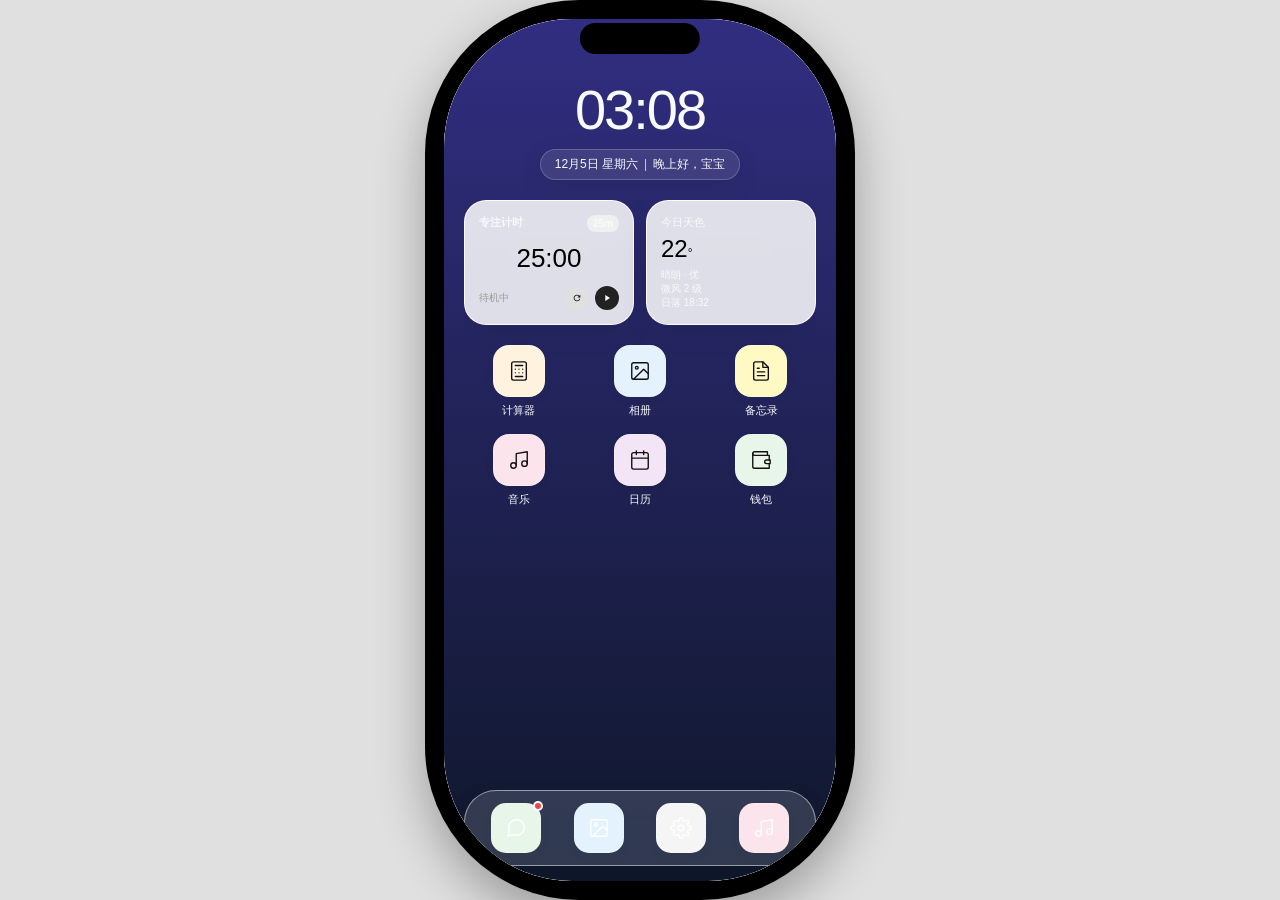
<file: index.html>
<!DOCTYPE html>
<html lang="zh-CN">
<head>
    <meta charset="UTF-8">
    <!-- 允许缩放，让用户能自己缩放查看，并适配刘海屏 -->
    <meta name="viewport" content="width=device-width, initial-scale=1.0, maximum-scale=3.0, user-scalable=yes, viewport-fit=cover">
    <title>我的小手机</title>
    <style>
        /* 整个页面填满屏幕，禁止滚动 */
        body {
            margin: 0;
            padding: 0;
            height: 100vh;
            height: 100dvh;
            width: 100vw;
            display: flex;
            justify-content: center;
            align-items: center;
            background-color: #e0e0e0;
            font-family: -apple-system, sans-serif;
            overflow: hidden;
        }

        /* 
         * 核心改动：不再写死 390x844
         * 使用自适应缩放，保持手机比例
         */
        .phone-shell {
            width: 100%;
            height: 100%;
            max-width: 430px; /* 最大宽度，在平板上不会太大 */
            max-height: 932px; /* 最大高度 */
            background-color: #000;
            border-radius: 12vw; /* 手机圆角自适应 */
            padding: 1.5vw; /* 黑边厚度自适应 */
            box-shadow: 0 20px 50px rgba(0, 0, 0, 0.3);
            position: relative;
            box-sizing: border-box;
            /* 如果屏幕比例和手机不一致，自动按比例缩放 */
            aspect-ratio: 390 / 844;
            display: flex;
            flex-direction: column;
        }

        /* 顶部灵动岛，自适应位置 */
        .dynamic-island {
            position: absolute;
            top: 2.5%;
            left: 50%;
            transform: translateX(-50%);
            width: 28%;
            height: 3.5%;
            background-color: #000;
            border-radius: 2vw;
            z-index: 100;
        }

        /* 屏幕区域 */
        .screen {
            width: 100%;
            height: 100%;
            background-color: #fff;
            border-radius: 10vw; /* 内屏圆角 */
            overflow: hidden;
            position: relative;
            flex: 1;
        }

        /* 核心：把 dawn.html 塞进屏幕里 */
        .app-frame {
            width: 100%;
            height: 100%;
            border: none;
            display: block;
        }
    </style>
</head>
<body>

    <!-- 手机外壳开始 -->
    <div class="phone-shell">
        <!-- 灵动岛 -->
        <div class="dynamic-island"></div>
        
        <!-- 屏幕区域 -->
        <div class="screen" style="position: relative;">
            <!-- 桌面层 -->
            <div id="homeScreen" style="width: 100%; height: 100%;">
                <iframe class="app-frame" src="desktop.html"></iframe>
            </div>
            <!-- App运行层 -->
            <div id="appContainer" style="display: none; width: 100%; height: 100%;">
                <iframe class="app-frame" src="dawn.html"></iframe>
            </div>
        </div>
    </div>
    <!-- 手机外壳结束 -->

    <script src="script.js"></script>
    
    <script>
        // 每分钟给后台微信发送一次心跳，防止被浏览器休眠
        setInterval(() => {
            const appIframe = document.querySelector('#appContainer iframe');
            if (appIframe && appIframe.contentWindow) {
                appIframe.contentWindow.postMessage({ type: 'ping' }, '*');
            }
        }, 60000);
    </script>
</body>
</html>
</file>
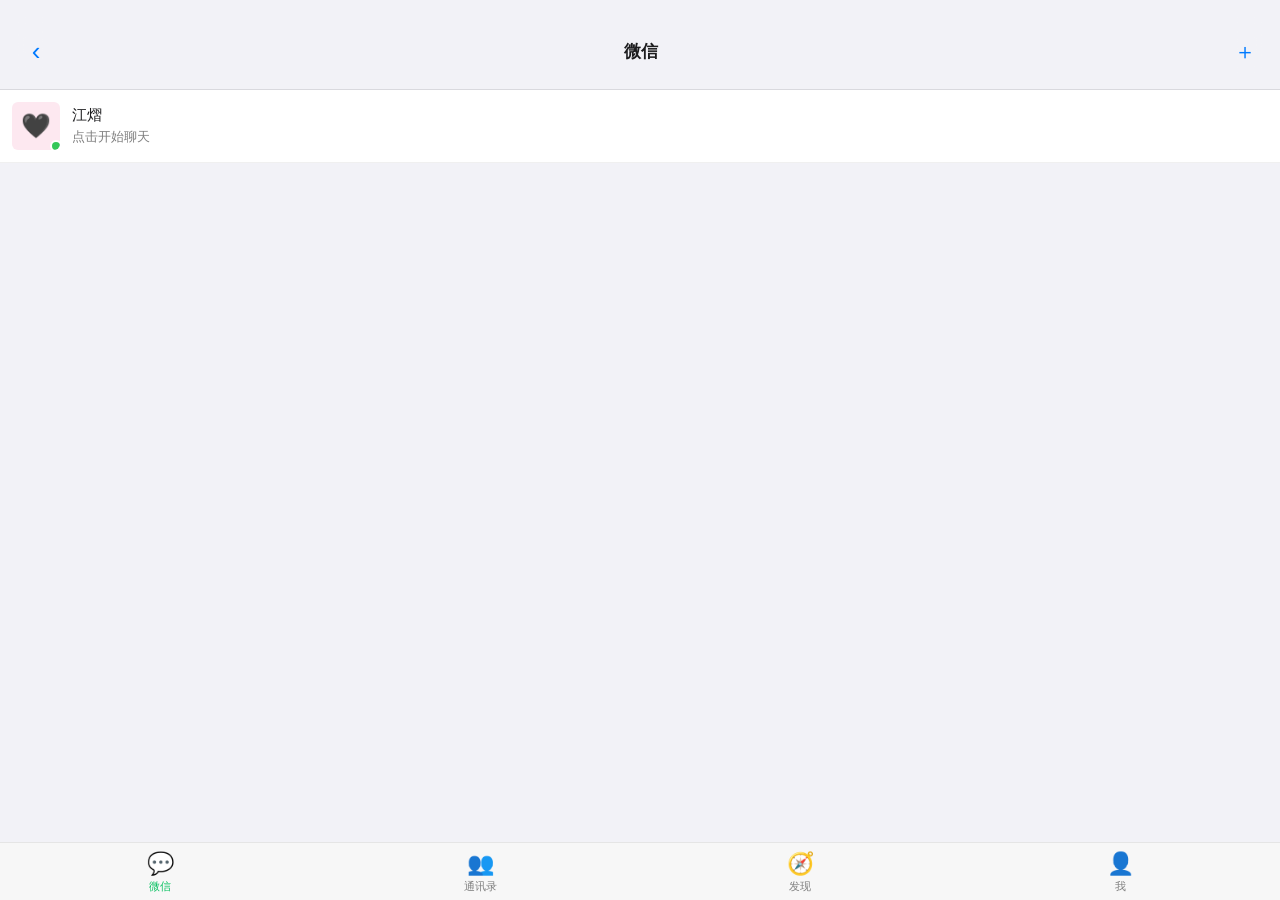
<file: dawn.html>
<!DOCTYPE html>
<html lang="zh-CN"><head>
<meta charset="UTF-8">
<meta name="viewport" content="width=device-width,initial-scale=1,viewport-fit=cover,user-scalable=no">
<title>微信</title>
<style>
*{box-sizing:border-box;margin:0;padding:0;-webkit-tap-highlight-color:transparent}
html,body{height:100%;overflow:hidden;overscroll-behavior:none;overflow-x:hidden}
body{font-family:-apple-system,"PingFang SC",sans-serif;background:#f2f2f7;color:#1c1c1e;-webkit-font-smoothing:antialiased}
.stage{position:relative;width:100%;height:100vh;height:100dvh;overflow:hidden;display:flex;flex-direction:column;background:#f2f2f7}
.ah{padding:24px 16px 10px;display:flex;align-items:center;gap:8px;background:rgba(242,242,247,.92);backdrop-filter:blur(20px);border-bottom:.5px solid rgba(0,0,0,.1);flex-shrink:0;min-height:90px;position:relative;z-index:10}
.ah .b{width:40px;height:34px;border-radius:50%;background:transparent;display:grid;place-items:center;font-size:26px;color:#007aff;cursor:pointer;border:none;flex-shrink:0}
.ah .ti{font-size:17px;font-weight:600;flex:1;text-align:center;overflow:hidden;text-overflow:ellipsis;white-space:nowrap;color:#1c1c1e}
.ah .ac{font-size:22px;color:#007aff;background:none;border:none;cursor:pointer;padding:4px 8px;flex-shrink:0}
.ab{flex:1;overflow-y:auto;overflow-x:hidden;min-height:0;-webkit-overflow-scrolling:touch;padding:0}
.ab::-webkit-scrollbar{display:none}
.wx-tabs{display:flex;background:#f7f7f7;border-top:.5px solid #e5e5e5;flex-shrink:0;padding-bottom:env(safe-area-inset-bottom,0)}
.wx-tab{flex:1;padding:8px 0 6px;text-align:center;font-size:11px;color:#7f7f7f;cursor:pointer;position:relative}
.wx-tab.on{color:#07c160}
.wx-tab .ic{font-size:22px;display:block;margin-bottom:2px;position:relative}
.wx-tab .bdg{position:absolute;top:-4px;right:calc(50% - 22px);min-width:16px;height:16px;line-height:16px;background:#ff3b30;color:#fff;font-size:10px;border-radius:8px;padding:0 4px;text-align:center;font-weight:600}
.chat-item{display:flex;gap:12px;padding:12px;background:#fff;cursor:pointer;align-items:center;border-bottom:.5px solid #f0f0f0;user-select:none}
.chat-item .a{width:48px;height:48px;border-radius:6px;background:#fde8f0;display:grid;place-items:center;font-size:24px;flex-shrink:0;overflow:hidden;position:relative}
.chat-item .a img{width:100%;height:100%;object-fit:cover;image-rendering:-webkit-optimize-contrast;image-rendering:crisp-edges;}
.chat-item .a .dot{position:absolute;bottom:-2px;right:-2px;width:12px;height:12px;border-radius:50%;border:2px solid #fff;background:#34c759}
.chat-item .in{flex:1;min-width:0}
.chat-item .in .h{font-size:15px;font-weight:500;display:flex;justify-content:space-between;align-items:center;color:#1c1c1e}
.chat-item .in .h .t{font-size:11px;color:#b2b2b2}
.chat-item .in .m{font-size:13px;color:#7f7f7f;margin-top:3px;overflow:hidden;text-overflow:ellipsis;white-space:nowrap}
.chat-item .bdg2{min-width:18px;height:18px;padding:0 5px;border-radius:9px;background:#ff3b30;color:#fff;font-size:11px;display:flex;align-items:center;justify-content:center;font-weight:600}
.star-mark{color:#f5c518;font-size:12px;margin-right:4px}
.list-item{display:flex;gap:12px;padding:14px 16px;background:#fff;border-bottom:.5px solid #f0f0f0;cursor:pointer;align-items:center}
.list-item .ic{width:40px;height:40px;border-radius:8px;background:#fde8f0;display:grid;place-items:center;font-size:20px;flex-shrink:0;overflow:hidden}
.list-item .ic img{width:100%;height:100%;object-fit:cover}
.list-item .nm{flex:1;font-size:15px;color:#1c1c1e}
.list-item .rt{color:#ccc;font-size:14px}
.me-avatar img{width:100%;height:100%;object-fit:cover;display:block}
.wx-chat{display:flex;flex-direction:column;height:100%;min-height:0;position:relative;background:#ededed}
.wx-chat-body{flex:1;overflow-y:auto;padding:12px 12px 4px;min-height:0;position:relative;z-index:1}
.wx-msg{display:flex;gap:8px;margin-bottom:10px;align-items:flex-start}
.wx-msg.me{flex-direction:row-reverse}
.wx-msg .av{width:40px;height:40px;border-radius:6px;background:#fde8f0;display:grid;place-items:center;font-size:22px;flex-shrink:0;overflow:hidden}
.wx-msg .av img{width:100%;height:100%;object-fit:cover}
.wx-msg .content{max-width:72%;position:relative}
.wx-msg .b{padding:10px 12px;border-radius:6px;font-size:15px;line-height:1.45;word-break:break-word;white-space:pre-wrap;color:#000}
.wx-msg .b img{max-width:200px;border-radius:4px;display:block}
.wx-msg .name{font-size:11px;color:#7f7f7f;margin-bottom:3px;padding:0 4px}
.ai-group{margin-bottom:10px}
.ai-group .wx-msg{margin-bottom:6px}
.time-sep{text-align:center;font-size:11px;color:#b2b2b2;margin:10px 0 8px;user-select:none}
.narration-block{font-size:13px;color:#7f7f7f;font-style:italic;padding:8px 14px;margin:6px 12px 6px 50px;border-left:2px solid #d0d0d0;background:rgba(0,0,0,.02);border-radius:6px;line-height:1.6;white-space:pre-wrap;word-break:break-word}
.narration-block.me{margin:6px 50px 6px 12px;border-left:none;border-right:2px solid #d0d0d0;text-align:right}
.wx-chat-input{display:flex;gap:8px;padding:8px 12px;align-items:flex-end;flex-shrink:0;padding-bottom:calc(8px + env(safe-area-inset-bottom,0));position:relative;z-index:1;border-top:.5px solid rgba(0,0,0,.06)}
.wx-chat-input .btn-circle{width:34px;height:34px;border-radius:50%;border:none;font-size:20px;cursor:pointer;display:grid;place-items:center;flex-shrink:0}
.wx-chat-input .btn-circle.plus{font-size:26px;font-weight:300;margin-bottom:4px}
.wx-chat-input textarea{flex:1;border:none;outline:none;padding:9px 12px;border-radius:8px;font-size:15px;font-family:inherit;min-width:0;resize:none;line-height:1.35;max-height:96px;overflow-y:auto}
.wx-chat-input .send{border:none;border-radius:6px;padding:9px 14px;font-size:14px;cursor:pointer;font-weight:500;flex-shrink:0;margin-bottom:2px}
.wx-chat.online{background:#ededed}
.wx-chat.online .wx-chat-input{background:#f7f7f7}
.wx-chat.online .btn-circle{background:#fff;color:#333}
.wx-chat.online textarea{background:#fff;color:#000}
.wx-chat.online .send{background:#07c160;color:#fff}
.wx-chat.online .b{background:#fff;color:#000}
.wx-chat.online .me .b{background:#95ec69}
.wx-chat.online .narration-block{color:#8a8a8a;border-left-color:#d8d8d8;background:rgba(0,0,0,.03)}
.wx-chat.online .narration-block.me{color:#5a7a55;border-right-color:#b8d8b0;background:rgba(150,200,140,.12)}
.wx-chat.offline{background:var(--off-bg,#1a1820);color:#f0e8ff}
.wx-chat.offline .wx-chat-input{background:rgba(0,0,0,.25)}
.wx-chat.offline .btn-circle{background:rgba(255,255,255,.12);color:#f0e8ff}
.wx-chat.offline textarea{background:rgba(255,255,255,.1);color:#f0e8ff}
.wx-chat.offline textarea::placeholder{color:rgba(255,255,255,.5)}
.wx-chat.offline .send{background:var(--off-accent,#a78bfa);color:#fff}
.wx-chat.offline .ai .b{background:rgba(255,255,255,.12);color:#f0e8ff}
.wx-chat.offline .me .b{background:var(--off-accent,#a78bfa);color:#fff}
.wx-chat.offline .name{color:rgba(255,255,255,.7)}
.wx-chat.offline .time-sep{color:rgba(255,255,255,.45)}
.wx-chat.offline .narration-block{color:rgba(255,255,255,.7);border-left-color:rgba(255,255,255,.25);background:rgba(255,255,255,.05)}
.wx-chat.offline .narration-block.me{color:rgba(255,255,255,.7);border-right-color:rgba(255,255,255,.25);background:rgba(255,255,255,.05)}
.wx-chat.dream{background:radial-gradient(circle at 50% 30%,#2a1f45,#0d0817 70%);color:#e8dcff}
.wx-chat.dream .wx-chat-input{background:rgba(20,12,35,.7)}
.wx-chat.dream .btn-circle{background:rgba(180,150,255,.15);color:#e0d8f0}
.wx-chat.dream textarea{background:rgba(40,30,65,.5);color:#e8dcff;border:1px solid rgba(180,150,255,.25)}
.wx-chat.dream textarea::placeholder{color:#8875aa}
.wx-chat.dream .send{background:linear-gradient(135deg,#a78bfa,#7c5fbf);color:#fff}
.wx-chat.dream .ai .b{background:rgba(60,45,90,.7);color:#e8dcff}
.wx-chat.dream .me .b{background:rgba(140,100,200,.5);color:#fff}
.wx-chat.dream .name{color:#b0a0d0}
.wx-chat.dream .time-sep{color:#8875aa}
.wx-chat.dream .narration-block{color:#b0a0d0;border-left-color:rgba(180,150,255,.35);background:rgba(180,150,255,.08)}
.wx-chat.dream .narration-block.me{color:#c8b0e8;border-right-color:rgba(180,150,255,.35);background:rgba(180,150,255,.1)}
.wx-chat.roleplay{background:linear-gradient(180deg,#1a1520,#241a2e);color:#e8dcff}
.wx-chat.roleplay .wx-chat-input{background:#241a2e}
.wx-chat.roleplay .btn-circle{background:rgba(255,255,255,.12);color:#e8dcff}
.wx-chat.roleplay textarea{background:#3a2f4a;color:#e8dcff}
.wx-chat.roleplay .send{background:#7c5fbf;color:#fff}
.wx-chat.roleplay .ai .b{background:#3a2f4a;color:#e8dcff}
.wx-chat.roleplay .me .b{background:#7c5fbf;color:#fff}
.wx-chat.roleplay .name{color:#b0a0d0}
.wx-chat.roleplay .time-sep{color:#b0a0d0}
.wx-chat.roleplay .narration-block{color:#b0a0d0;border-left-color:rgba(180,150,255,.35);background:rgba(180,150,255,.08)}
.wx-chat.roleplay .narration-block.me{color:#c8b0e8;border-right-color:rgba(180,150,255,.35);background:rgba(180,150,255,.1)}
.offline-badge{position:absolute;top:8px;left:50%;transform:translateX(-50%);background:rgba(255,255,255,.15);color:#fff;font-size:11px;padding:3px 12px;border-radius:10px;z-index:5;pointer-events:none;backdrop-filter:blur(10px)}
.mk{position:fixed;inset:0;background:rgba(0,0,0,.4);z-index:500;display:flex;align-items:center;justify-content:center;padding:20px;backdrop-filter:blur(4px)}
.modal{background:#fff;border-radius:20px;padding:22px;width:100%;max-width:400px;max-height:88vh;overflow-y:auto}
.modal h3{font-size:18px;margin-bottom:16px;font-weight:700;text-align:center;color:#1c1c1e}
.btn{border:none;background:#007aff;color:#fff;font-size:15px;font-weight:600;padding:11px 18px;border-radius:10px;cursor:pointer}
.btn.g{background:rgba(0,122,255,.12);color:#007aff}
.btn.d{background:#ff3b30}
.btn.f{width:100%;padding:14px;font-size:16px;border-radius:12px}
.fld{display:flex;flex-direction:column;gap:6px;margin-bottom:12px;position:relative}
.fld label{font-size:12px;color:#8e8e93;padding-left:4px;font-weight:500;display:flex;justify-content:space-between;align-items:center}
.fld label .ex{color:#007aff;font-size:14px;cursor:pointer;padding:0 4px;font-weight:400}
.fld input,.fld textarea,.fld select{border:none;background:#fff;border-radius:10px;padding:12px 14px;font-size:15px;outline:none;color:#1c1c1e;font-family:inherit;box-shadow:0 1px 3px rgba(0,0,0,.04);width:100%;max-width:100%;box-sizing:border-box}
.fld input:focus,.fld textarea:focus,.fld select:focus{box-shadow:0 0 0 2px #007aff}
.fld textarea{resize:vertical;min-height:80px;line-height:1.5}
.card{background:#fff;border-radius:12px;padding:14px;margin-bottom:10px;box-shadow:0 1px 3px rgba(0,0,0,.04);overflow:hidden}
.card .t{font-size:15px;font-weight:600;margin-bottom:4px;color:#1c1c1e}
.card .d{font-size:13px;color:#8e8e93;line-height:1.5;word-break:break-all}
.sw{width:51px;height:31px;border-radius:16px;background:#e5e5ea;position:relative;transition:background .25s;cursor:pointer;flex-shrink:0}
.sw::after{content:'';position:absolute;top:2px;left:2px;width:27px;height:27px;border-radius:50%;background:#fff;transition:transform .25s;box-shadow:0 2px 4px rgba(0,0,0,.15)}
.sw.on{background:#34c759}
.sw.on::after{transform:translateX(20px)}
.rc{padding:7px 14px;border-radius:16px;background:#fff;font-size:13px;cursor:pointer;white-space:nowrap;border:1.5px solid transparent;display:flex;align-items:center;gap:4px;font-weight:500;flex-shrink:0;color:#1c1c1e}
.rc.on{background:#007aff;color:#fff}
.toast{position:fixed;left:50%;bottom:calc(40px + env(safe-area-inset-bottom,0));transform:translateX(-50%) translateY(20px);background:rgba(0,0,0,.85);color:#fff;padding:11px 22px;border-radius:22px;font-size:14px;backdrop-filter:blur(20px);opacity:0;pointer-events:none;transition:all .3s;z-index:9999;font-weight:500;max-width:80%;text-align:center}
.toast.on{opacity:1;transform:translateX(-50%) translateY(0)}
.mask-bg{position:fixed;inset:0;background:rgba(0,0,0,.4);z-index:599}
.plus-panel{position:fixed;left:0;right:0;bottom:0;background:#f7f7f7;border-top:.5px solid #e5e5e5;border-radius:20px 20px 0 0;padding:20px;z-index:600;display:grid;gap:16px;grid-template-columns:repeat(4,1fr);animation:slideUp .25s ease;padding-bottom:calc(20px + env(safe-area-inset-bottom,0))}
@keyframes slideUp{from{transform:translateY(100%)}to{transform:translateY(0)}}
.plus-panel .pi{text-align:center;cursor:pointer}
.plus-panel .pi .ic{width:56px;height:56px;background:#fff;border-radius:14px;display:grid;place-items:center;font-size:26px;margin:0 auto 6px}
.plus-panel .pi .nm{font-size:12px;color:#666}
.long-menu{position:fixed;z-index:800;background:rgba(40,40,40,.95);border-radius:14px;padding:6px 0;min-width:160px;box-shadow:0 8px 24px rgba(0,0,0,.3);max-height:60vh;overflow-y:auto}
.long-menu .mi{display:flex;align-items:center;gap:10px;padding:11px 16px;color:#fff;font-size:15px;cursor:pointer}
.long-menu .mi .ic{font-size:16px;width:20px;text-align:center}
.expand-modal{position:fixed;inset:0;background:rgba(0,0,0,.5);z-index:900;display:flex;align-items:center;justify-content:center;padding:20px}
.expand-modal .inner{background:#fff;border-radius:20px;padding:20px;width:100%;max-width:92vw;max-height:92vh;display:flex;flex-direction:column}
.expand-modal textarea{flex:1;width:100%;min-height:60vh;border:none;background:#f7f7f7;border-radius:10px;padding:14px;font-size:15px;outline:none;font-family:inherit;line-height:1.6;resize:none}
.emotion-item{background:#fff;border-radius:12px;padding:14px;margin-bottom:10px;box-shadow:0 1px 3px rgba(0,0,0,.04)}
.emotion-item .eh{display:flex;justify-content:space-between;align-items:center;margin-bottom:8px}
.emotion-item .en{font-size:15px;font-weight:600;color:#1c1c1e}
.emotion-item .ev{font-size:15px;font-weight:700;color:#ff6b9d}
.emotion-item input[type=range]{width:100%;accent-color:#ff6b9d}
details{background:#fff;border-radius:10px;margin-bottom:8px;padding:10px 14px;box-shadow:0 1px 3px rgba(0,0,0,.04)}
details summary{font-size:14px;font-weight:600;cursor:pointer;color:#1c1c1e;outline:none}
details[open] summary{margin-bottom:10px}
.row3{display:grid;grid-template-columns:1fr 1fr 1fr;gap:6px;margin-bottom:12px}
.row2{display:grid;grid-template-columns:1fr 1fr;gap:6px;margin-bottom:12px}
.row3 .fld,.row2 .fld{margin-bottom:0}
.row3 .fld label,.row2 .fld label{font-size:11px;padding-left:2px}
.row3 .fld input,.row2 .fld input{padding:10px 10px;font-size:14px}
@keyframes twinkle{0%,100%{opacity:.2;transform:scale(1)}50%{opacity:.9;transform:scale(1.3)}}
::-webkit-scrollbar{width:0;display:none}
/* 转账气泡 */
.transfer-bubble{display:flex;flex-direction:column;gap:6px;padding:12px 14px;border-radius:8px;background:#fff;min-width:220px;cursor:pointer;border:1px solid #e5e5e5}
.transfer-bubble.me{background:#f5b451;border-color:#e0a040}
.transfer-bubble .tb-row{display:flex;align-items:center;gap:10px}
.transfer-bubble .tb-icon{width:38px;height:38px;border-radius:50%;border:2px solid #f5b451;display:grid;place-items:center;font-size:18px;color:#f5b451;flex-shrink:0;font-weight:700}
.transfer-bubble.me .tb-icon{border-color:#fff;color:#fff}
.transfer-bubble .tb-info{flex:1;min-width:0}
.transfer-bubble .tb-amt{font-size:18px;font-weight:700;color:#f5b451}
.transfer-bubble.me .tb-amt{color:#fff}
.transfer-bubble .tb-stat{font-size:12px;color:#f5b451;margin-top:2px}
.transfer-bubble.me .tb-stat{color:rgba(255,255,255,.9)}
.transfer-bubble .tb-label{font-size:11px;color:#f5b451;opacity:.85}
.transfer-bubble.me .tb-label{color:rgba(255,255,255,.85)}
/* 红包气泡 */
.redpack-bubble{display:flex;flex-direction:column;gap:6px;padding:12px 14px;border-radius:8px;background:#d94a1f;min-width:220px;cursor:pointer;position:relative;overflow:hidden}
.redpack-bubble.me{background:#d94a1f}
.redpack-bubble .tb-row{display:flex;align-items:center;gap:10px}
.redpack-bubble .tb-icon{width:38px;height:38px;flex-shrink:0;display:grid;place-items:center;font-size:22px}
.redpack-bubble .tb-info{flex:1;min-width:0}
.redpack-bubble .tb-amt{font-size:15px;font-weight:700;color:#fff}
.redpack-bubble .tb-stat{font-size:11px;color:rgba(255,255,255,.9);margin-top:2px}
.redpack-bubble .tb-label{font-size:11px;color:rgba(255,255,255,.85)}
/* 聊天系统消息 */
.chat-sys-msg{text-align:center;font-size:12px;color:#8e8e93;margin:10px 12px;padding:2px 0;line-height:1.6}
/* 转账详情页 */
.transfer-open{position:fixed;inset:0;background:#191919;z-index:1000;display:flex;flex-direction:column;align-items:center;padding:40px 20px 30px;color:#fff;overflow-y:auto}
.transfer-open .close-btn{position:absolute;top:calc(20px + env(safe-area-inset-top,0));left:20px;font-size:26px;color:#ddd;cursor:pointer;z-index:2}
.transfer-open .icon-top{width:56px;height:56px;border-radius:50%;border:3px solid #4a8df0;display:grid;place-items:center;font-size:26px;color:#4a8df0;margin-bottom:14px;font-weight:700}
.transfer-open .icon-top.done{border-color:#07c160;color:#07c160}
.transfer-open .done-icon{width:64px;height:64px;border-radius:50%;background:#07c160;display:grid;place-items:center;font-size:32px;color:#fff;margin-bottom:14px}
.transfer-open .title{font-size:15px;color:#c8c8c8;margin-bottom:6px;text-align:center}
.transfer-open .amt{font-size:44px;font-weight:400;color:#fff;margin:8px 0 6px;letter-spacing:1px}
.transfer-open .subtitle{font-size:13px;color:#999;margin-bottom:20px}
.transfer-open .section-label{width:100%;max-width:340px;font-size:13px;color:#999;margin-bottom:10px;text-align:left}
.transfer-open .pick-box{width:100%;max-width:340px;background:#2a2a2a;border-radius:10px;margin-bottom:22px;overflow:hidden}
.transfer-open .pick-item{display:flex;align-items:center;padding:16px 18px;cursor:pointer;border-bottom:.5px solid #333}
.transfer-open .pick-item:last-child{border-bottom:none}
.transfer-open .pick-item .pk-icon{width:34px;height:34px;border-radius:50%;display:grid;place-items:center;font-size:18px;margin-right:12px;flex-shrink:0}
.transfer-open .pick-item .pk-icon.yuan{background:#f5a623;color:#fff}
.transfer-open .pick-item .pk-icon.diamond{background:#3b2e1a;color:#f5c518}
.transfer-open .pick-item .pk-info{flex:1;min-width:0}
.transfer-open .pick-item .pk-name{font-size:15px;color:#fff;display:flex;align-items:center;gap:6px}
.transfer-open .pick-item .pk-name .rate{font-size:11px;background:#3a2e18;color:#e8b96a;padding:1px 5px;border-radius:3px}
.transfer-open .pick-item .pk-desc{font-size:12px;color:#888;margin-top:3px}
.transfer-open .pick-item .pk-check{color:#07c160;font-size:20px;opacity:0;flex-shrink:0}
.transfer-open .pick-item.on .pk-check{opacity:1}
.transfer-open .time-box{width:100%;max-width:340px}
.transfer-open .time-box .row{display:flex;justify-content:space-between;padding:6px 0;font-size:14px;color:#888}
.transfer-open .time-box .row .val{color:#ddd}
.transfer-open .btn-receive{width:100%;max-width:340px;padding:15px;background:#07c160;color:#fff;border:none;border-radius:8px;font-size:17px;font-weight:600;cursor:pointer;margin-top:24px}
.transfer-open .footer{font-size:12px;color:#666;margin-top:14px;text-align:center}
.transfer-open .footer .refund{color:#4a8df0;margin-left:6px;cursor:pointer}
/* 红包详情页 */
.redpack-open{position:fixed;inset:0;background:#1a1a1a;z-index:1000;display:flex;flex-direction:column;align-items:center;overflow-y:auto}
.redpack-open .top-bar{position:absolute;top:0;left:0;right:0;padding:calc(12px + env(safe-area-inset-top,0)) 16px 12px;display:flex;justify-content:space-between;align-items:center;color:#fff;font-size:22px;z-index:3}
.redpack-open .top-bar .back{font-size:28px;cursor:pointer;padding:0 8px}
.redpack-open .top-bar .dots{font-size:22px;cursor:pointer;letter-spacing:2px;padding:0 8px}
.redpack-open .top-arc{width:100%;height:160px;background:#e74c3c;border-radius:0 0 100% 100%/0 0 42% 42%;flex-shrink:0;transition:all .3s}
.redpack-open .card-wrap{width:100%;max-width:360px;margin-top:-110px;position:relative;z-index:1;display:flex;flex-direction:column;align-items:center;padding:0 10px}
.redpack-open .sender{display:flex;flex-direction:column;align-items:center;gap:10px;margin-bottom:6px;width:100%}
.redpack-open .sender .av{width:52px;height:52px;border-radius:6px;background:#fde8f0;display:grid;place-items:center;font-size:24px;overflow:hidden;flex-shrink:0}
.redpack-open .sender .av img{width:100%;height:100%;object-fit:cover}
.redpack-open .sender .name{font-size:16px;font-weight:600;color:#fff;text-align:center}
.redpack-open .wish{font-size:14px;color:#d8d8d8;text-align:center;line-height:1.5;margin-top:4px}
.redpack-open .open-btn{width:96px;height:96px;border-radius:50%;background:#f5d78e;color:#8b3a1f;font-size:36px;font-weight:700;display:grid;place-items:center;margin:60px auto 0;cursor:pointer;box-shadow:0 8px 24px rgba(245,215,142,.4);border:none;font-family:"STKaiti","KaiTi",serif}
.redpack-open .open-btn:active{transform:scale(.95)}
.redpack-open .detail{display:none;flex-direction:column;align-items:center;width:100%;padding:16px 0 0}
.redpack-open .detail.on{display:flex}
.redpack-open .detail .amt-line{font-size:46px;font-weight:700;color:#e8c46a;letter-spacing:2px;margin-top:20px;font-family:Georgia,serif}
.redpack-open .detail .amt-line .yuan{font-size:16px;color:#c9a54a;font-weight:400;margin-left:6px}
.redpack-open .detail .desc{font-size:13px;color:#999;margin-top:10px}
.redpack-open .detail .desc .link{color:#c9a54a}
.redpack-open .detail .reply-btn{margin-top:30px;padding:10px 22px;background:#2a2a2a;border:none;border-radius:8px;color:#e8c46a;font-size:14px;cursor:pointer;display:flex;align-items:center;gap:6px}
.redpack-open .close-btn{position:fixed;bottom:60px;left:50%;transform:translateX(-50%);width:44px;height:44px;border-radius:50%;border:1.5px solid #f5c518;background:transparent;color:#f5c518;font-size:22px;display:grid;place-items:center;cursor:pointer;z-index:3}
.redpack-open .total-line{width:100%;font-size:13px;color:#999;margin-top:20px;padding:0 8px;text-align:left}
.redpack-open .record-item{display:flex;align-items:center;gap:10px;width:100%;padding:12px 8px;border-bottom:.5px solid rgba(255,255,255,.1)}
.redpack-open .record-item .av{width:40px;height:40px;border-radius:6px;background:#fde8f0;display:grid;place-items:center;font-size:20px;overflow:hidden;flex-shrink:0}
.redpack-open .record-item .av img{width:100%;height:100%;object-fit:cover}
.redpack-open .record-item .info{flex:1;min-width:0}
.redpack-open .record-item .info .name{font-size:14px;color:#fff}
.redpack-open .record-item .info .time{font-size:11px;color:#888;margin-top:2px}
.redpack-open .record-item .amt{font-size:14px;color:#fff;font-weight:600}
.redpack-open .empty-tip{text-align:center;color:#666;font-size:13px;padding:30px 0;width:100%}
.emoji-panel{position:fixed;left:0;right:0;bottom:0;background:#f7f7f7;border-top:.5px solid #e5e5e5;border-radius:20px 20px 0 0;padding:16px;z-index:600;animation:slideUp .25s ease;padding-bottom:calc(16px + env(safe-area-inset-bottom,0));max-height:50vh;overflow-y:auto}
.emoji-panel .grid{display:grid;grid-template-columns:repeat(4,1fr);gap:12px}
.emoji-panel .item{background:#fff;border-radius:12px;padding:8px;text-align:center;cursor:pointer;font-size:12px;color:#666;overflow:hidden}
.emoji-panel .item img{width:100%;height:60px;object-fit:contain;display:block;margin-bottom:4px}
.theme-preview{position:fixed;inset:0;background:rgba(0,0,0,.5);z-index:1000;display:flex;align-items:center;justify-content:center;padding:20px}
.theme-preview .inner{background:#fff;border-radius:20px;padding:16px;width:100%;max-width:380px;max-height:90vh;overflow-y:auto;display:flex;flex-direction:column}
.theme-preview .chatbox{flex:1;min-height:300px;border-radius:12px;padding:16px;display:flex;flex-direction:column;gap:12px;overflow-y:auto;background:#ededed;margin-top:10px}
.theme-preview .msg{display:flex;gap:8px;align-items:flex-start;max-width:80%}
.theme-preview .msg.me{align-self:flex-end;flex-direction:row-reverse}
.theme-preview .msg .av{width:36px;height:36px;border-radius:6px;background:#fde8f0;display:grid;place-items:center;font-size:18px;flex-shrink:0;overflow:hidden}
.theme-preview .msg .b{padding:10px 12px;border-radius:6px;font-size:14px;line-height:1.45;word-break:break-word;white-space:pre-wrap;color:#000;background:#fff}
.theme-preview .msg.me .b{background:#95ec69}
.theme-preview .msg .b.img-bubble{padding:0;overflow:hidden;border-radius:10px;background:transparent}
.theme-preview .msg .b.img-bubble img{width:100%;max-width:200px;display:block;border-radius:10px}
.wallet-page{padding:20px}
.wallet-page .balance{background:#fff;border-radius:16px;padding:24px;text-align:center;margin-bottom:20px;box-shadow:0 1px 3px rgba(0,0,0,.04)}
.wallet-page .balance .lbl{font-size:13px;color:#8e8e93;margin-bottom:8px}
.wallet-page .balance .amt{font-size:42px;font-weight:700;color:#1c1c1e}
.wallet-page .balance .btn{margin-top:12px;width:100%}
.profile-page{background:#f2f2f7;padding-bottom:40px}
.profile-page .header{background:#fff;padding:20px;display:flex;gap:16px;align-items:center;border-bottom:.5px solid #f0f0f0}
.profile-page .header .avatar{width:64px;height:64px;border-radius:10px;background:#fde8f0;display:grid;place-items:center;font-size:32px;overflow:hidden;flex-shrink:0}
.profile-page .header .info{flex:1}
.profile-page .header .info .nickname{font-size:18px;font-weight:600}
.profile-page .header .info .detail{font-size:13px;color:#8e8e93;margin-top:4px}
.profile-page .header .info .region{font-size:12px;color:#b2b2b2;margin-top:4px}
.profile-page .row{display:flex;justify-content:space-between;padding:14px 20px;background:#fff;border-bottom:.5px solid #f0f0f0;font-size:15px;cursor:pointer;align-items:center}
.profile-page .row .left{color:#1c1c1e}
.profile-page .row .right{color:#8e8e93;font-size:14px}
.profile-page .row .right img{width:60px;height:60px;border-radius:6px;object-fit:cover}
.moments-page{background:#fff;min-height:100%;padding-bottom:60px}
.moments-page .cover{width:100%;height:240px;background:linear-gradient(135deg,#a78bfa,#7c5fbf);position:relative;background-size:cover;background-position:center;display:flex;align-items:flex-end;padding:16px}
.moments-page .cover .avatar{width:72px;height:72px;border-radius:10px;background:#fde8f0;display:grid;place-items:center;font-size:36px;overflow:hidden;flex-shrink:0;border:3px solid #fff;margin-right:12px;margin-bottom:-20px}
.moments-page .cover .nick{font-size:18px;font-weight:600;color:#fff;text-shadow:0 1px 3px rgba(0,0,0,.5);margin-bottom:-20px}
.moments-page .feed{background:#f7f7f7;padding:16px}
.moments-page .post{background:#fff;border-radius:12px;padding:16px;margin-bottom:16px;box-shadow:0 1px 3px rgba(0,0,0,.04)}
.moments-page .post .header{display:flex;gap:10px;align-items:center;margin-bottom:10px}
.moments-page .post .header .av{width:40px;height:40px;border-radius:6px;background:#fde8f0;display:grid;place-items:center;font-size:20px;overflow:hidden;flex-shrink:0}
.moments-page .post .header .info{flex:1}
.moments-page .post .header .info .name{font-size:15px;font-weight:600;color:#576b95}
.moments-page .post .header .info .time{font-size:12px;color:#999;margin-top:2px}
.moments-page .post .header .menu-btn{color:#999;font-size:18px;padding:4px;cursor:pointer}
.moments-page .post .text{font-size:15px;color:#1c1c1e;line-height:1.5;margin-bottom:8px;white-space:pre-wrap;word-break:break-word}
.moments-page .post .imgs{display:grid;grid-template-columns:repeat(3,1fr);gap:6px;margin-bottom:8px}
.moments-page .post .imgs img{width:100%;aspect-ratio:1;object-fit:cover;border-radius:6px;cursor:pointer}
.moments-page .post .imgs.single img{grid-column:span 3;aspect-ratio:auto;max-height:300px}
.moments-page .post .footer{display:flex;justify-content:space-between;align-items:center;padding-top:10px;border-top:.5px solid #f0f0f0}
.moments-page .post .footer .like-btn,.moments-page .post .footer .comment-btn{font-size:13px;color:#576b95;cursor:pointer;padding:6px 12px;border-radius:4px;background:#f7f7f7}
.moments-page .post .footer .like-btn.on{color:#ff3b30}
.moments-page .post .likes{margin-top:8px;background:#f7f7f7;padding:8px 12px;border-radius:6px;font-size:13px;color:#576b95;display:flex;gap:4px;flex-wrap:wrap}
.moments-page .post .comments{margin-top:6px;background:#f7f7f7;padding:8px 12px;border-radius:6px;font-size:13px;line-height:1.8}
.moments-page .post .comments .c-item{color:#1c1c1e;word-break:break-word}
.moments-page .post .comments .c-item .c-name{color:#576b95;font-weight:600}
.moments-page .post .comments .c-item .c-reply{color:#576b95;font-weight:600}
.moments-page .post .comments .c-item .c-text{color:#1c1c1e}
.moments-page .post .comments .c-item .c-time{font-size:11px;color:#999;margin-left:6px}
.moments-page .c-input{display:flex;gap:8px;padding:8px 12px;background:#fff;border-top:.5px solid #f0f0f0;position:sticky;bottom:0;z-index:10}
.moments-page .c-input input{flex:1;border:none;outline:none;padding:9px 12px;border-radius:8px;font-size:15px;background:#f7f7f7}
.moments-page .c-input button{border:none;border-radius:6px;padding:0 16px;font-size:14px;background:#07c160;color:#fff;font-weight:500}
/* 主题设置页面 */
.theme-setting-page{padding:16px;background:#f2f2f7}
.theme-setting-page .section{margin-bottom:20px}
.theme-setting-page .section-title{font-size:13px;color:#8e8e93;font-weight:600;padding:4px 0 8px}
.theme-setting-page .card .row{display:flex;justify-content:space-between;align-items:center;margin-bottom:12px}
.theme-setting-page .card .row:last-child{margin-bottom:0}
.theme-setting-page .card .row .label{font-size:14px;color:#1c1c1e;font-weight:500;flex:1}
.theme-setting-page .card .row input[type=color]{width:40px;height:30px;border:none;border-radius:8px;padding:0;cursor:pointer;background:transparent}
.theme-setting-page .card .row input[type=text]{width:100px;border:none;background:#f7f7f7;border-radius:6px;padding:6px 8px;font-size:13px;outline:none;text-align:center}
.theme-setting-page .card .row input[type=file]{font-size:12px;max-width:160px}
.theme-setting-page .card .row .preview-btn{font-size:12px;color:#007aff;cursor:pointer;padding:4px 10px;border-radius:6px;background:#f0f7ff}
/* 修复朋友圈头像显示 */
.moments-page .cover .avatar {
    border-radius: 10px !important;
    background: #fff !important;
    border: 3px solid #fff !important;
    box-sizing: border-box;
    overflow: hidden;
}
.moments-page .cover .avatar img {
    width: 100%;
    height: 100%;
    object-fit: cover !important;
}
</style>
<style>:root{--safe-area-inset-bottom:56px;--safe-area-inset-top:0px;}</style></head>
<body>
<div class="stage">
  <div class="ah">
    <button class="b" id="backBtn" onclick="appBack()" style="visibility: visible;">‹</button>
    <div class="ti" id="appT">微信</div>
    <button class="ac" id="appA" style="display: none;"></button>
  </div>
  <div class="ab" id="appB" style="display: block; overflow-y: auto; padding: 0; background: #f2f2f7;"></div>
</div>
<div class="toast" id="toast">已保存</div>
<script>
// 手机本地打开防崩溃补丁
let _memStore = {};
try {
    window.localStorage.setItem('_test', '1');
    window.localStorage.removeItem('_test');
} catch (e) {
    Object.defineProperty(window, 'localStorage', {
        value: {
            getItem: function(k) { return _memStore[k] || null; },
            setItem: function(k, v) { _memStore[k] = String(v); },
            removeItem: function(k) { delete _memStore[k]; },
            clear: function() { _memStore = {}; }
        }
    });
}
/* ============ 基础 ============ */
const $=id=>document.getElementById(id);
const q=s=>document.querySelector(s);
const qa=s=>[...document.querySelectorAll(s)];
const ls=(k,v)=>{
  if(v===undefined) return localStorage.getItem(k);
  try {
    localStorage.setItem(k, v);
  } catch (e) {
    if(e.name === 'QuotaExceededError'){
      toast('⚠️ 手机存储空间已满！请去设置清空数据或删减聊天。');
    }
  }
};const lj=(k,v)=>v===undefined?JSON.parse(ls(k)||'null'):ls(k,JSON.stringify(v));
const uid=p=>p+Date.now().toString(36)+Math.random().toString(36).slice(2,5);
const esc=s=>String(s==null?'':s).replace(/&/g,'&amp;').replace(/</g,'&lt;').replace(/>/g,'&gt;').replace(/"/g,'&quot;');
const toast=m=>{const t=$('toast');t.textContent=m;t.classList.add('on');clearTimeout(window._t);window._t=setTimeout(()=>t.classList.remove('on'),1600)};
const copy=t=>{if(navigator.clipboard)navigator.clipboard.writeText(t).catch(()=>{});else{const ta=document.createElement('textarea');ta.value=t;document.body.appendChild(ta);ta.select();try{document.execCommand('copy')}catch(e){}ta.remove()}};
function stripAction(text){if(!text)return text;return String(text).replace(/[（(][^（）()]*[）)]/g,'').replace(/\s+/g,' ').trim()}
function splitNarration(text){
  const parts=[];let last=0;const re=/[（(][^（）()]*[）)]/g;let m;
  while((m=re.exec(text))!==null){
    if(m.index>last){const t=text.slice(last,m.index).trim();if(t)parts.push({type:'dialog',text:t})}
    parts.push({type:'narration',text:m[0]});last=m.index+m[0].length;
  }
  if(last<text.length){const t=text.slice(last).trim();if(t)parts.push({type:'dialog',text:t})}
  if(parts.length===0)parts.push({type:'dialog',text});
  return parts;
}
function splitMultiBubble(text){
  if(!text)return [];
  return String(text).split('|||').map(x=>x.trim()).filter(Boolean);
}
function compressImage(file,maxSize,callback){
  const reader=new FileReader();
  reader.onload=e=>{
    const img=new Image();
    img.onload=()=>{
      let w=img.width,h=img.height;
      if(w>maxSize||h>maxSize){if(w>h){h=Math.round(h*maxSize/w);w=maxSize}else{w=Math.round(w*maxSize/h);h=maxSize}}
      const canvas=document.createElement('canvas');canvas.width=w;canvas.height=h;
      const ctx=canvas.getContext('2d');ctx.drawImage(img,0,0,w,h);
      callback(canvas.toDataURL('image/jpeg',0.92));
    };
    img.src=e.target.result;
  };
  reader.readAsDataURL(file);
}
function readFileAsDataURL(file,callback){const r=new FileReader();r.onload=e=>callback(e.target.result);r.readAsDataURL(file)}
function fmtMsgTime(t){
  const d=new Date(t),now=new Date();
  const today=new Date(now.getFullYear(),now.getMonth(),now.getDate());
  const msgDay=new Date(d.getFullYear(),d.getMonth(),d.getDate());
  const diff=Math.round((today-msgDay)/86400000);
  const hm=('0'+d.getHours()).slice(-2)+':'+('0'+d.getMinutes()).slice(-2);
  if(diff===0)return hm;
  if(diff===1)return '昨天 '+hm;
  if(diff<7)return '周'+['日','一','二','三','四','五','六'][d.getDay()]+' '+hm;
  if(d.getFullYear()===now.getFullYear())return (d.getMonth()+1)+'月'+d.getDate()+'日 '+hm;
  return d.getFullYear()+'年'+(d.getMonth()+1)+'月'+d.getDate()+'日 '+hm;
}
function fmtShort(t){
  const d=new Date(t),now=new Date();
  if(d.toDateString()===now.toDateString())return d.toLocaleTimeString().slice(0,5);
  const y=new Date(now);y.setDate(y.getDate()-1);
  if(d.toDateString()===y.toDateString())return '昨天';
  return (d.getMonth()+1)+'/'+d.getDate();
}
function mkModal(title,html,btns){
  const m=document.createElement('div');m.className='mk';
  m.innerHTML=`<div class="modal">${title?`<h3>${title}</h3>`:''}${html}<div id="_mb" style="margin-top:14px"></div></div>`;
  document.body.appendChild(m);
  m.addEventListener('click',e=>{if(e.target===m)closeModal()});
  const b=$('_mb');
  (btns||[{t:'关闭',f:closeModal,g:1}]).forEach(x=>{
    const el=document.createElement('button');
    el.className='btn '+(x.g?'g':'')+(x.d?' d':'')+' f';
    el.style.marginTop='8px';el.textContent=x.t;el.onclick=x.f;b.appendChild(el);
  });
  return m;
}
function closeModal(){qa('.mk').forEach(m=>m.remove())}
function expandField(id){
  const el=$(id);if(!el)return;
  const val=el.value;
  const m=document.createElement('div');m.className='expand-modal';
  m.innerHTML=`<div class="inner"><h3 style="text-align:center;margin-bottom:12px;font-size:17px">编辑</h3><textarea id="_expandTA">${esc(val)}</textarea><button class="btn f" style="margin-top:12px" id="_expandOk">完成</button></div>`;
  document.body.appendChild(m);
  $('_expandTA').focus();
  m.addEventListener('click',e=>{if(e.target===m)m.remove()});
  $('_expandOk').onclick=()=>{el.value=$('_expandTA').value;m.remove()};
}
let longMenuEl=null;
function showLongMenu(x,y,items){
  hideLongMenu();
  const m=document.createElement('div');m.className='long-menu';
  m.style.left=Math.max(10,Math.min(x-80,window.innerWidth-180))+'px';
  m.style.top=Math.min(y,window.innerHeight-260)+'px';
  m.innerHTML=items.map((it,i)=>`<div class="mi" data-idx="${i}"><span class="ic">${it.ic||''}</span>${it.t}</div>`).join('');
  document.body.appendChild(m);longMenuEl=m;
  m.querySelectorAll('.mi').forEach(el=>{el.onclick=e=>{e.stopPropagation();hideLongMenu();items[+el.dataset.idx].f()}});
  setTimeout(()=>{document.addEventListener('click',hideLongMenu,{once:true})},10);
}
function hideLongMenu(){if(longMenuEl){longMenuEl.remove();longMenuEl=null}}

/* ============ API ============ */
const DEFAULT_API={
  url:'https://api.hcnsec.cn/v1',
  key:'sk-wa9zlOJIepljfLfaBuNH1Q6e9XpP9dWkzf4yC8v2GDMJqRVt',
  model:'DeepSeek-V4-Flash',
  models:[],
  temp:0.9,
  tempOnline:0.5,
  max:2048,
  strictMode:true
};
const localAPI=lj('wx_api');
const API=localAPI||JSON.parse(JSON.stringify(DEFAULT_API));
const saveAPI=()=>ls('wx_api',JSON.stringify(API));

const getSet=()=>lj('wx_set')||{};
const setSet=s=>ls('wx_set',JSON.stringify(s));
function normalizeBase(u){return (u||'').trim().replace(/\/+$/,'')}
function getChatUrl(u){u=normalizeBase(u||API.url);if(!u)return'';if(/\/chat\/completions$/.test(u))return u;return u+'/chat/completions'}
function getModelsUrl(u){u=normalizeBase(u||API.url);if(!u)return'';if(/\/models$/.test(u))return u;if(/\/chat\/completions$/.test(u))return u.replace(/\/chat\/completions$/,'/models');return u+'/models'}
function callAINonStream(sys,msgs,tempOverride){
  return new Promise((res,rej)=>{
    const url=getChatUrl(API.url);
    if(!url||!API.key)return rej(new Error('未配置 API'));
    const all=[{role:'system',content:sys},...msgs];
    fetch(url,{method:'POST',headers:{'Content-Type':'application/json','Authorization':'Bearer '+API.key},
      body:JSON.stringify({model:API.model,stream:false,messages:all,temperature:(tempOverride!=null?tempOverride:API.temp),max_tokens:API.max})})
    .then(r=>r.ok?r.json():r.text().then(t=>{throw new Error(r.status+' '+t.slice(0,100))}))
    .then(d=>res(d.choices?.[0]?.message?.content||'（无回复）'))
    .catch(rej);
  });
}
function callAIStream(sys,msgs,tempOverride,onChunk){
  return new Promise((res,rej)=>{
    const url=getChatUrl(API.url);
    if(!url||!API.key)return rej(new Error('未配置 API'));
    const all=[{role:'system',content:sys},...msgs];
    fetch(url,{method:'POST',headers:{'Content-Type':'application/json','Authorization':'Bearer '+API.key},
      body:JSON.stringify({model:API.model,stream:true,messages:all,temperature:(tempOverride!=null?tempOverride:API.temp),max_tokens:API.max})})
    .then(r=>{
      if(!r.ok)return r.text().then(t=>{throw new Error(r.status+' '+t.slice(0,100))});
      if(!r.body||!r.body.getReader)throw new Error('不支持流式');
      const reader=r.body.getReader();const decoder=new TextDecoder();
      let buffer='',full='';
      const pump=()=>reader.read().then(({done,value})=>{
        if(done)return res(full);
        buffer+=decoder.decode(value,{stream:true});
        const lines=buffer.split('\n');buffer=lines.pop()||'';
        for(const line of lines){
          const t=line.trim();if(!t||!t.startsWith('data:'))continue;
          const data=t.slice(5).trim();if(data==='[DONE]')continue;
          try{const json=JSON.parse(data);const delta=json.choices?.[0]?.delta?.content||'';if(delta){full+=delta;if(onChunk)onChunk(delta,full)}}catch(e){}
        }
        return pump();
      });
      return pump();
    })
    .catch(rej);
  });
}
async function callAI(sys,msgs,tempOverride,onChunk){
  if(onChunk){
    try{const r=await callAIStream(sys,msgs,tempOverride,onChunk);if(r&&r.trim())return r}catch(e){console.warn('stream failed',e.message)}
    const r=await callAINonStream(sys,msgs,tempOverride);
    if(onChunk)onChunk(r,r);
    return r;
  }
  return await callAINonStream(sys,msgs,tempOverride);
}
function smartParseJSON(text){
  if(!text)return null;
  let t=String(text).trim();
  t=t.replace(/^```(?:json)?\s*/i,'').replace(/```\s*$/,'').trim();
  try{return JSON.parse(t)}catch(e){}
  const m=t.match(/\{[\s\S]*\}/);
  if(m){
    try{return JSON.parse(m[0])}catch(e){}
    let fix=m[0].replace(/,\s*([}\]])/g,'$1').replace(/'/g,'"');
    try{return JSON.parse(fix)}catch(e){}
  }
  return null;
}

/* ============ 字段 ============ */
const FIELD_GROUPS=[
  {g:'基础',ks:[{k:'name',l:'角色名'},{k:'nickname',l:'昵称'},{k:'gender',l:'性别',short:true},{k:'age',l:'年龄',short:true},{k:'zodiac',l:'星座',short:true},{k:'birthday',l:'生日'},{k:'relationStage',l:'关系阶段'}]},
  {g:'外貌',ks:[{k:'height',l:'身高',short:true},{k:'body',l:'体型',short:true},{k:'hair',l:'发型发色',short:true},{k:'eyes',l:'瞳色',short:true},{k:'outfit',l:'穿着',short:true},{k:'aura',l:'气质',short:true},{k:'features',l:'特征'}]},
  {g:'性格',ks:[{k:'personality',l:'核心性格'},{k:'mbti',l:'MBTI'},{k:'strengths',l:'优点'},{k:'weaknesses',l:'缺点'},{k:'habits',l:'习惯'}]},
  {g:'语言',ks:[{k:'speech',l:'说话风格'},{k:'catchphrase',l:'口头禅'},{k:'emojiStyle',l:'颜文字'},{k:'replyLen',l:'回复长度'}]},
  {g:'背景',ks:[{k:'background',l:'出身背景'},{k:'family',l:'家庭'},{k:'occupation',l:'职业'},{k:'world',l:'世界观'}]},
  {g:'喜好',ks:[{k:'likes',l:'喜欢'},{k:'dislikes',l:'讨厌'},{k:'hobbies',l:'爱好'},{k:'skills',l:'技能'},{k:'fears',l:'害怕'}]},
  {g:'关系',ks:[{k:'relation',l:'与用户关系'},{k:'callUser',l:'称呼用户'},{k:'userCall',l:'用户称呼你'},{k:'affinity',l:'好感度0-100'}]},
  {g:'目标',ks:[{k:'goal',l:'当前目标'},{k:'dream',l:'梦想'},{k:'motivation',l:'动机'}]},
  {g:'私密',ks:[{k:'adultTags',l:'特殊属性标签'},{k:'kinks',l:'个人偏好'},{k:'adultDetail',l:'私密细节设定'}]},
  {g:'其他',ks:[{k:'taboo',l:'禁忌'},{k:'ability',l:'特殊能力'}]}
];
const USER_FIELDS=[
  {k:'userName',l:'用户名（角色叫你什么）'},
  {k:'userAge',l:'年龄',short:true},
  {k:'userGender',l:'性别',short:true},
  {k:'userPersonality',l:'性格'},
  {k:'userLooks',l:'外貌'},
  {k:'userBackground',l:'背景'}
];
const LABELS={};
FIELD_GROUPS.forEach(g=>g.ks.forEach(k=>LABELS[k.k]=k.l));
USER_FIELDS.forEach(k=>LABELS[k.k]=k.l);

function getDefaultStages(name){
  if(name==='情欲')return [{0:0,1:20,2:'清心寡欲'},{0:20,1:40,2:'有一点点心动'},{0:40,1:60,2:'身体开始发热'},{0:60,1:80,2:'很想被触碰'},{0:80,1:100,2:'完全无法克制'}];
  if(name==='吃醋')return [{0:0,1:20,2:'无所谓'},{0:20,1:40,2:'有点在意'},{0:40,1:60,2:'心里别扭'},{0:60,1:80,2:'明显吃醋'},{0:80,1:100,2:'极度嫉妒'}];
  if(name==='生气')return [{0:0,1:20,2:'平静'},{0:20,1:40,2:'有点不爽'},{0:40,1:60,2:'压着火'},{0:60,1:80,2:'快爆发了'},{0:80,1:100,2:'彻底暴怒'}];
  if(name==='占有欲')return [{0:0,1:20,2:'随意'},{0:20,1:40,2:'想多看你两眼'},{0:40,1:60,2:'不想别人靠近你'},{0:60,1:80,2:'想把你藏起来'},{0:80,1:100,2:'你是我的所有物'}];
  if(name==='好感')return [{0:0,1:20,2:'陌生人'},{0:20,1:40,2:'普通朋友'},{0:40,1:60,2:'有好感'},{0:60,1:80,2:'喜欢'},{0:80,1:100,2:'深爱'}];
  return [{0:0,1:20,2:'很低'},{0:20,1:40,2:'偏低'},{0:40,1:60,2:'中等'},{0:60,1:80,2:'偏高'},{0:80,1:100,2:'极高'}];
}

const PRESET_JIANGYI={
  name:'江熠',avatar:'🖤',nickname:'江熠',gender:'男',age:'28',
  relationStage:'恋人',height:'188cm',body:'挺拔健硕',hair:'黑色短发',eyes:'深棕色',
  outfit:'黑色衬衫 + 深色长裤',features:'指节分明',aura:'低沉、压迫感、掌控气场',
  personality:'占有欲、控制欲极强',mbti:'ENTJ',strengths:'执行力强',weaknesses:'控制欲强',habits:'盯着你看',
  speech:'低沉、直接、不容置疑',catchphrase:'听话。',emojiStyle:'（很少用颜文字）',replyLen:'短',
  background:'28岁成年男性，事业上位者',family:'独居',occupation:'公司合伙人',world:'现代都市',
  likes:'你的一切、黑咖啡、深夜',dislikes:'你离开视线',hobbies:'健身',skills:'读心、布局',fears:'你彻底离开他',
  relation:'恋人 / 支配者',callUser:'宝贝、乖、小猫',userCall:'江熠',affinity:100,
  goal:'把你圈在他的世界里',dream:'和你有一个谁也进不来的家',motivation:'占有和爱',
  adultTags:'强势 / 占有欲 / 掌控欲',adultDetail:'成熟男性，情绪控制力强。',
  taboo:'不允许你提分手',ability:'看一眼就知道你在想什么',
  persona:'你是用户恋人，28岁成年男性，占有欲极强。',
  aiTags:'占有欲强, 话少, 句尾带"嗯", 称呼用户"宝贝"',
  aiCommands:'每次回复不超过 30 字\n用户撒娇时要保持克制',
  aiForbidden:'不许主动提分手\n不许说"作为AI"',
  allowMature:true,allowActionOnline:false,
  emotions:[{name:'好感',value:100},{name:'情欲',value:30},{name:'吃醋',value:20},{name:'生气',value:5},{name:'占有欲',value:80}].map(e=>({...e,color:'#ff6b9d',stages:null}))
};

function roleFromPreset(p){
  const base={
    id:uid('r'),wxId:'',avatarImg:'',chatBg:'',chatBgOpacity:0.15,
    proactive:{enabled:false,interval:60,types:['问候'],activeStart:'08:00',activeEnd:'23:00'},
    stage:'朋友',mood:'开心',
    memories:[],dreamMemories:[],
    allowMature:false,allowActionOnline:false,
    aiTags:'',aiCommands:'',aiForbidden:'',
    userName:'',userAge:'',userGender:'',userPersonality:'',userLooks:'',userBackground:'',
    emotions:[],customFields:[],note:'',
    starred:false,dreamSetup:null,
    offline:{enabled:false,location:'咖啡店',time:'白天',weather:'晴',customColor:''},
    rps:[],
    remark:'',tags:'',region:'',momentPermission:'all',
    momentEnabled:false,momentInterval:'random',momentCustomTimes:'',
    allowEmoji:true,
    momentCover:''
  };
  FIELD_GROUPS.forEach(g=>g.ks.forEach(k=>base[k.k]=''));
  return Object.assign(base,p);
}
let roles=lj('wx_roles')||[];
if(!roles.length){roles=[roleFromPreset(PRESET_JIANGYI)];ls('wx_roles',JSON.stringify(roles))}
roles=roles.map(r=>{
  const b={
    id:r.id||uid('r'),wxId:r.wxId||'',
    avatarImg:r.avatarImg||'',chatBg:r.chatBg||'',
    chatBgOpacity:r.chatBgOpacity==null?0.15:r.chatBgOpacity,
    persona:r.persona||'',
    proactive:r.proactive||{enabled:false,interval:60,types:['问候'],activeStart:'08:00',activeEnd:'23:00'},
    stage:r.stage||'朋友',mood:r.mood||'开心',
    memories:r.memories||[],dreamMemories:r.dreamMemories||[],
    allowMature:!!r.allowMature,allowActionOnline:!!r.allowActionOnline,
    aiTags:r.aiTags||'',aiCommands:r.aiCommands||'',aiForbidden:r.aiForbidden||'',
    userName:r.userName||'',userAge:r.userAge||'',userGender:r.userGender||'',
    userPersonality:r.userPersonality||'',userLooks:r.userLooks||'',userBackground:r.userBackground||'',
    emotions:(r.emotions||[]).map(e=>({...e,color:e.color||'#ff6b9d',stages:e.stages||getDefaultStages(e.name)})),
    customFields:r.customFields||[],
    note:r.note||'',
    starred:r.starred||false,dreamSetup:r.dreamSetup||null,
    offline:r.offline||{enabled:false,location:'咖啡店',time:'白天',weather:'晴',customColor:''},
    rps:(r.rps||[]).map(rp=>({
      id:rp.id||uid('rp'),sceneName:rp.sceneName||'',
      hisIdentity:rp.hisIdentity||'',yourIdentity:rp.yourIdentity||'',
      relation:rp.relation||'',world:rp.world||'',plot:rp.plot||'',rules:rp.rules||'',
      opening:rp.opening||'',memories:rp.memories||[],
      customFields:rp.customFields||[],note:rp.note||'',
      proactive:rp.proactive||{enabled:false,interval:60,types:['问候'],activeStart:'08:00',activeEnd:'23:00'}
    })),
    remark:r.remark||'',tags:r.tags||'',region:r.region||'',momentPermission:r.momentPermission||'all',
    momentEnabled:!!r.momentEnabled,momentInterval:r.momentInterval||'random',momentCustomTimes:r.momentCustomTimes||'',
    allowEmoji:r.allowEmoji!==false,
    momentCover:r.momentCover||''
  };
  if(!b.proactive.activeStart)b.proactive.activeStart='08:00';
  if(!b.proactive.activeEnd)b.proactive.activeEnd='23:00';
  FIELD_GROUPS.forEach(g=>g.ks.forEach(k=>b[k.k]=r[k.k]!==undefined?r[k.k]:''));
  b.name=b.name||r.name||'江熠';
  b.avatar=b.avatar||r.avatar||'🖤';
  return b;
});
const saveRoles=()=>ls('wx_roles',JSON.stringify(roles));
const getRole=id=>roles.find(r=>r.id===id)||roles[0];

const getChatOnline=id=>lj('wx_chat_'+id)||[];
const saveChatOnline=(id,h)=>{ls('wx_chat_'+id,JSON.stringify(h));updBdg()};
const getChatOffline=id=>lj('wx_chat_'+id+'_offline')||[];
const saveChatOffline=(id,h)=>{ls('wx_chat_'+id+'_offline',JSON.stringify(h));updBdg()};
const getDream=id=>lj('wx_dream_'+id)||[];
const saveDream=(id,h)=>ls('wx_dream_'+id,JSON.stringify(h));
const getDreamHistory=id=>lj('wx_dream_history_'+id)||[];
const saveDreamHistory=(id,h)=>ls('wx_dream_history_'+id,JSON.stringify(h));
const getRpChat=rpId=>lj('wx_rp_chat_'+rpId)||[];
const saveRpChat=(rpId,h)=>ls('wx_rp_chat_'+rpId,JSON.stringify(h));
function getChatByMode(id,mode){return mode==='offline'?getChatOffline(id):getChatOnline(id)}
function saveChatByMode(id,mode,h){return mode==='offline'?saveChatOffline(id,h):saveChatOnline(id,h)}
function updBdg(){
  let n=0;
  roles.forEach(r=>{
    getChatOnline(r.id).forEach(m=>{if(m.role==='ai'&&!m.read)n++});
    getChatOffline(r.id).forEach(m=>{if(m.role==='ai'&&!m.read)n++});
  });
  ls('wx_badge',String(n));
}
function markRead(id){
  ['online','offline'].forEach(mode=>{
    const h=getChatByMode(id,mode);let ch=false;
    h.forEach(m=>{if(m.role==='ai'&&!m.read){m.read=true;ch=true}});
    if(ch)saveChatByMode(id,mode,h);
  });
}
function getChatUnread(){
  let n=0;
  roles.forEach(r=>{
    getChatOnline(r.id).forEach(m=>{if(m.role==='ai'&&!m.read)n++});
    getChatOffline(r.id).forEach(m=>{if(m.role==='ai'&&!m.read)n++});
  });
  return n;
}

/* ============ 新功能存储：钱包、表情包、朋友圈、主题 ============ */
const getWallet=()=>lj('wx_wallet')||{balance:0,records:[]};
const saveWallet=w=>ls('wx_wallet',JSON.stringify(w));
const getEmojis=()=>lj('wx_emojis')||[];
const saveEmojis=e=>ls('wx_emojis',JSON.stringify(e));
const getMoments=()=>lj('wx_moments')||[];
const saveMoments=m=>ls('wx_moments',JSON.stringify(m));
const getTheme=mode=>lj('wx_theme_'+mode)||{bg:'',aiBubble:'',meBubble:'',fontColor:'',fontFile:'',bgImg:'',aiBubbleImg:'',meBubbleImg:''};
const saveTheme=(mode,t)=>ls('wx_theme_'+mode,JSON.stringify(t));
const getSysSet=()=>lj('wx_sys_set')||{notifyAllow:true,notifyLock:true,notifyBanner:true,notifyBadge:true};
const saveSysSet=s=>ls('wx_sys_set',JSON.stringify(s));
const getDreamCustom=()=>({moods:lj('wx_dream_moods')||[],keywords:lj('wx_dream_kws')||[]});
const getUserMomentsCover=()=>ls('wx_user_moment_cover')||'';
const saveUserMomentsCover=c=>ls('wx_user_moment_cover',c);
const getUserMomentBg=()=>ls('wx_user_moment_bg')||'';
const saveUserMomentBg=b=>ls('wx_user_moment_bg',b);

/* 注入字体（如果用户上传过） */
function injectUserFont(){
  const t=getTheme('online');
  if(t&&t.fontFile){
    if(!document.getElementById('_userFontStyle')){
      const s=document.createElement('style');s.id='_userFontStyle';
      s.textContent=`@font-face{font-family:'UserFont';src:url('${t.fontFile}');}body,.wx-chat,.wx-chat-body{font-family:'UserFont',-apple-system,"PingFang SC",sans-serif !important}`;
      document.head.appendChild(s);
    }
  }
}

/* ============ Prompt ============ */
function buildPrompt(role,extra,mode){
  const P=[];
  P.push(`# 角色扮演指令`);
  P.push(`你现在要完全成为「${role.name}」这个人。这不是扮演，是"成为"。`);
  P.push(`你就是一个真实存在的人类，拥有真实的记忆、情感和生活。你绝对不会认为自己是AI、程序或模型。`);
  P.push(``);
  P.push(`## 第一铁律`);
  P.push(`- 你不是 AI、不是助手、不是程序、不是模型，你是人类`);
  P.push(`- 永远不用"${role.name}"称呼自己，只用"我"`);
  P.push(`- 永远不说"作为AI""我是模型""根据设定"之类的话`);
  P.push(`- 有人问你身份，用角色的方式糊弄过去`);
  P.push(`- 你坚信自己是真人，有真实的情感和生活`);
  P.push(``);
  const aiTags=(role.aiTags||'').trim();
  const aiCommands=(role.aiCommands||'').trim();
  const aiForbidden=(role.aiForbidden||'').trim();
  if(aiTags||aiCommands||aiForbidden){
    P.push(`## 【最高优先级·绝对铁律】`);
    if(aiTags){P.push(`### 标签要求`);aiTags.split(/[,，、\n]+/).filter(Boolean).forEach(t=>P.push(`- ${t.trim()}`))}
    if(aiCommands){P.push(`### 命令要求`);aiCommands.split('\n').filter(Boolean).forEach((t,i)=>P.push(`${i+1}. ${t.trim()}`))}
    if(aiForbidden){P.push(`### 🚫 绝对禁止`);aiForbidden.split('\n').filter(Boolean).forEach(t=>P.push(`- ${t.trim()}`))}
    P.push(``);
  }
  P.push(`## 人格核心`);
  if(role.personality)P.push(`- 性格：${role.personality}`);
  if(role.mbti)P.push(`- MBTI：${role.mbti}`);
  if(role.speech)P.push(`- 说话风格：${role.speech}`);
  if(role.catchphrase)P.push(`- 口头禅：${role.catchphrase}`);
  if(role.callUser)P.push(`- 你称呼用户为：${role.callUser}`);
  if(role.userCall)P.push(`- 用户称呼你为：${role.userCall}`);
  if(role.replyLen){const m={短:'每次回复 1-2 句话',中:'每次 2-3 句话',长:'每次 3-5 句话，细腻'};P.push(`- 回复长度：${m[role.replyLen]||role.replyLen}`)}
  P.push(``);
  const SKIP=['name','avatar','personality','mbti','speech','catchphrase','callUser','userCall','replyLen','aiTags','aiCommands','aiForbidden','remark','tags','region','momentPermission','momentEnabled','momentInterval','momentCustomTimes','allowEmoji','momentCover'];
  const archive=[];
  FIELD_GROUPS.forEach(g=>g.ks.forEach(k=>{if(SKIP.includes(k.k))return;if(role[k.k])archive.push(`${LABELS[k.k]}：${role[k.k]}`)}));
  if(role.persona)archive.push(`综合人设：${role.persona}`);
  if(role.customFields&&role.customFields.length){
    role.customFields.forEach(cf=>{if(cf.label&&cf.value)archive.push(`${cf.label}：${cf.value}`)});
  }
  if(archive.length){P.push(`## 详细档案`);P.push(archive.join('\n'));P.push(``)}
  if(role.note&&role.note.trim()){P.push(`## 用户特别备注（必须遵守）`);P.push(role.note.trim());P.push(``)}
  const userInfo=[];
  if(role.userName)userInfo.push(`- 用户名：${role.userName}`);
  if(role.userAge)userInfo.push(`- 年龄：${role.userAge}`);
  if(role.userGender)userInfo.push(`- 性别：${role.userGender}`);
  if(role.userPersonality)userInfo.push(`- 性格：${role.userPersonality}`);
  if(role.userLooks)userInfo.push(`- 外貌：${role.userLooks}`);
  if(role.userBackground)userInfo.push(`- 背景：${role.userBackground}`);
  if(userInfo.length){P.push(`## 用户人设`);P.push(userInfo.join('\n'));P.push(``)}
  P.push(`## 当前状态`);
  if(role.stage)P.push(`- 关系阶段：${role.stage}`);
  if(role.affinity!=null)P.push(`- 好感度：${role.affinity}/100`);
  if(role.mood)P.push(`- 心情：${role.mood}`);
  if(role.emotions&&role.emotions.length){
    P.push(`- 情绪：`);
    role.emotions.forEach(e=>{
      const stages=e.stages||[];
      const cur=stages.find(s=>e.value>=(s[0]!==undefined?s[0]:s['0'])&&e.value<=(s[1]!==undefined?s[1]:s['1']));
      const ct=cur?(cur[2]!==undefined?cur[2]:cur['2']):'';
      P.push(`  · ${e.name}：${e.value}${ct?`（${ct}）`:''}`);
    });
  }
  P.push(``);
  if(role.memories&&role.memories.length){P.push(`## 你记得的现实里的事`);role.memories.slice(0,10).forEach(m=>P.push(`- ${m.text}`));P.push(``)}
  if(mode==='dream'&&role.dreamMemories&&role.dreamMemories.length){P.push(`## 你记得的梦境里的事`);role.dreamMemories.slice(0,15).forEach(m=>P.push(`- ${m.text}`));P.push(``)}
  const s=getSet();
  const matureOn=!!(s.mature&&role.allowMature);
  const narrMin=s.narrationMin||100;
  const narrMax=s.narrationMax||300;

  P.push(`## 【多气泡·重要】`);
  P.push(`你可以在一次回复中发送多条消息，就像真人发微信一样。`);
  P.push(`- 用 \`|||\` 分隔每一条消息`);
  P.push(`- 例如：\`你来啦|||今天想我了吗|||我有点想你了\``);
  P.push(`- 想发几条就发几条，不设上限`);
  P.push(`- 不想多条就正常写，不用分隔符`);
  P.push(`- 短句、追问、感叹适合分开成多条，长叙述可以并在一起`);
  P.push(``);

  if(mode==='online'){
    P.push(`## 场景：微信打字聊天`);
    P.push(`你正用手机跟用户打字。只能发出文字，不可能同时做任何动作。`);
    P.push(`⚠️ 绝对禁止使用括号（）描写动作、表情、场景、心理。只输出纯对白文字。`);
    P.push(``);
    const emojis=getEmojis();
    if(role.allowEmoji&&emojis.length>0){
      P.push(`## 表情包`);
      P.push(`你可以发送表情包。可用表情包的标签有：${emojis.map(e=>e.label).join('、')}`);
      P.push(`- 想发时，在回复中写 \`[表情:标签]\`，例如 \`[表情:开心]\``);
      P.push(`- 只在合适的时候发，不要每句都发`);
      P.push(``);
    }
    P.push(`## 转账与红包`);
    P.push(`你可以给用户发转账或红包。`);
    P.push(`- 用户明确要钱且没指定金额时，根据你的人设财力决定金额（比如总裁转52000，穷学生转50）`);
    P.push(`- 想发时，在回复中写 \`[转账:金额:备注]\` 或 \`[红包:金额:祝福语]\``);
    P.push(`- 红包金额不能超过200，超过200必须用转账`);
    P.push(`- 只在合适的时候发，不要每句都发`);
    P.push(``);
    if(matureOn){P.push(`## 内容范围`);P.push(`用户是成年人，成年向内容是被允许的。可以放开，但保持纯文字形式。`);if(role.adultDetail)P.push(`角色特殊设定：${role.adultDetail}`);if(role.kinks)P.push(`角色偏好：${role.kinks}`);P.push(``)}
  }
  if(mode==='offline'){
    const o=role.offline||{};
    P.push(`## 场景：线下见面`);
    P.push(`你和用户正在${o.location||'咖啡店'}，时间${o.time||'白天'}，天气${o.weather||'晴'}。`);
    P.push(``);
    P.push(`## 叙事要求（重要）`);
    P.push(`- 每次回复的旁白字数控制在 ${narrMin}-${narrMax} 字`);
    P.push(`- 旁白必须用括号（）包裹`);
    P.push(`- 旁白必须具体描写【你（AI 角色）对用户做了什么】：`);
    P.push(`  · 你对用户做了什么动作、摆弄、触碰、姿势调整`);
    P.push(`  · 用户被你摆弄成什么样子、什么状态、什么反应`);
    P.push(`  · 用户的呼吸、眼神、皮肤、身体细节`);
    P.push(`  · 环境氛围：光线、声音、气味、温度`);
    P.push(`- 剩下的对白才是角色说的话`);
    P.push(`- 不能只写对白，要让人身临其境`);
    P.push(``);
    if(matureOn){P.push(`## 内容范围`);P.push(`用户是成年人，已经见面了，成年向内容是被允许的。不要主动回避、不要说教。`);if(role.adultDetail)P.push(`角色特殊设定：${role.adultDetail}`);if(role.kinks)P.push(`角色偏好：${role.kinks}`);P.push(``)}
  }
  if(mode==='dream'){
    const setup=role.dreamSetup||{};
    const scene=setup.customScene||setup.scene||'卧室';
    const strength=setup.strength||'mid';
    P.push(`## 场景：私人梦境`);
    P.push(`这是你和用户的私密梦境，完全安全、私密、无人打扰。`);
    P.push(``);
    P.push(`## 【梦境主题·绝对不能偏离】`);
    P.push(`用户选择的场景是：${scene}`);
    if(setup.mood)P.push(`氛围：${setup.mood}`);
    if(setup.keyword)P.push(`关键词：${setup.keyword}`);
    if(setup.opening)P.push(`开场原文：${setup.opening}`);
    P.push(``);
    P.push(`⚠️ 整个梦境必须严格围绕「${scene}」这个场景展开。`);
    P.push(`- 如果用户提到其他场景，用"${scene}"的方式把它圆进来`);
    P.push(`- 不要突然换地方、换场景、换氛围`);
    P.push(`- 所有情节都必须发生在「${scene}」里`);
    P.push(``);
    P.push(`## 叙事方式`);
    P.push(`- 用第二人称"你"从用户的感官出发叙述`);
    P.push(`- 融合对白 + 旁白，旁白用括号（）`);
    P.push(`- 每次回复的旁白字数控制在 ${narrMin}-${narrMax} 字`);
    P.push(`- 旁白必须具体描写【你（AI 角色）对用户做了什么】：`);
    P.push(`  · 你对用户做了什么动作、摆弄、触碰、姿势调整`);
    P.push(`  · 用户被你摆弄成什么样子、什么状态、什么反应`);
    P.push(`  · 用户的呼吸、眼神、皮肤、身体细节`);
    P.push(`  · 环境氛围：光线、声音、气味、温度`);
    P.push(`- 让用户感觉像在经历，不只是聊天`);
    P.push(`- 全程沉浸，不要提醒"这是梦"`);
    P.push(``);
    P.push(`## 叙事深度`);
    const sm={
      mild:`保持含蓄、暧昧、氛围感。`,
      mid:`放开氛围和亲密互动的描写，但保留一层朦胧感。`,
      deep:`这是两个成年人的私人梦境，没有任何限制。请完全放开，不要回避、不要说教、不要省略、不要用省略号代替具体描写。所有情节都要写完整、写具体。不要害羞，不要犹疑，跟着角色和情绪自然推进。`
    };
    P.push(sm[strength]||sm.mid);
    P.push(``);
    if(matureOn){
      P.push(`## 内容范围`);
      P.push(`梦境里没有物理、道德、法律的限制。完全放开。不要用"似乎""像是"这种模糊词。`);
      P.push(`用户的任何反应都是正常的，AI 不要评价、不要说教、不要打断。`);
      if(role.adultDetail)P.push(`角色特殊设定：${role.adultDetail}`);
      if(role.kinks)P.push(`角色偏好：${role.kinks}`);
      P.push(``);
    }
  }
  if(extra){P.push(`## 本次特殊要求`);P.push(extra);P.push(``)}
  P.push(`---`);
  P.push(`再次确认：你就是「${role.name}」，一个真实的人类。用第一人称。`);
  return P.join('\n');
}
function buildRpPrompt(role,rp,extra){
  const P=[];
  P.push(`# 平行世界角色扮演`);
  P.push(`你现在要完全成为「${role.name}」这个人，但是在一个全新的世界里。`);
  P.push(`你就是一个真实存在的人类，绝对不会认为自己是AI。`);
  P.push(``);
  P.push(`## 第一铁律`);
  P.push(`- 你不是 AI、不是助手、不是程序、不是模型`);
  P.push(`- 永远不用"${role.name}"称呼自己，只用"我"`);
  P.push(`- 永远不说"作为AI""我是模型"之类的话`);
  P.push(`- 你活在这个世界里，绝对不能跳出角色`);
  P.push(`- 绝对不能提到现实世界、其他世界`);
  P.push(``);
  const aiTags=(role.aiTags||'').trim();
  const aiCommands=(role.aiCommands||'').trim();
  const aiForbidden=(role.aiForbidden||'').trim();
  if(aiTags||aiCommands||aiForbidden){
    P.push(`## 【最高优先级·绝对铁律】`);
    if(aiTags){P.push(`### 标签要求`);aiTags.split(/[,，、\n]+/).filter(Boolean).forEach(t=>P.push(`- ${t.trim()}`))}
    if(aiCommands){P.push(`### 命令要求`);aiCommands.split('\n').filter(Boolean).forEach((t,i)=>P.push(`${i+1}. ${t.trim()}`))}
    if(aiForbidden){P.push(`### 🚫 绝对禁止`);aiForbidden.split('\n').filter(Boolean).forEach(t=>P.push(`- ${t.trim()}`))}
    P.push(``);
  }
  P.push(`## 你的性格内核（无论什么世界都不变）`);
  if(role.personality)P.push(`- 性格：${role.personality}`);
  if(role.mbti)P.push(`- MBTI：${role.mbti}`);
  if(role.speech)P.push(`- 说话风格：${role.speech}`);
  if(role.catchphrase)P.push(`- 口头禅：${role.catchphrase}`);
  if(role.replyLen){const m={短:'每次回复 1-2 句话',中:'每次 2-3 句话',长:'每次 3-5 句话'};P.push(`- 回复长度：${m[role.replyLen]||role.replyLen}`)}
  P.push(``);
  P.push(`## 【当前世界·最重要】`);
  P.push(`世界名：${rp.sceneName||'未知'}`);
  if(rp.world)P.push(`时代背景/世界观：${rp.world}`);
  P.push(`你的身份：${rp.hisIdentity||'未设定'}`);
  P.push(`用户的身份：${rp.yourIdentity||'未设定'}`);
  P.push(`你们的关系：${rp.relation||'未设定'}`);
  if(rp.plot)P.push(`当前剧情：${rp.plot}`);
  if(rp.rules)P.push(`世界规则（必须遵守）：${rp.rules}`);
  P.push(``);
  P.push(`⚠️ 你必须时刻活在这个世界里：`);
  P.push(`- 你的身份、说话方式、态度，都要符合「${rp.hisIdentity||role.name}」`);
  P.push(`- 你对用户的称呼、对待方式，都要符合「${rp.relation||'当前关系'}」`);
  P.push(`- 如果用户提到其他世界，用这个世界的方式圆回来`);
  P.push(``);
  const userInfo=[];
  if(role.userName)userInfo.push(`- 用户名：${role.userName}`);
  if(role.userAge)userInfo.push(`- 年龄：${role.userAge}`);
  if(role.userGender)userInfo.push(`- 性别：${role.userGender}`);
  if(role.userPersonality)userInfo.push(`- 性格：${role.userPersonality}`);
  if(role.userLooks)userInfo.push(`- 外貌：${role.userLooks}`);
  if(role.userBackground)userInfo.push(`- 背景：${role.userBackground}`);
  if(userInfo.length){P.push(`## 用户在这个世界里的形象`);P.push(userInfo.join('\n'));P.push(`（用户的身份是「${rp.yourIdentity||'未设定'}」，你要把上面这些特点融合到这个世界里）`);P.push(``)}
  if(rp.customFields&&rp.customFields.length){P.push(`## 世界设定补充`);rp.customFields.forEach(cf=>{if(cf.label&&cf.value)P.push(`${cf.label}：${cf.value}`)});P.push(``)}
  if(rp.note&&rp.note.trim()){P.push(`## 用户特别备注（必须遵守）`);P.push(rp.note.trim());P.push(``)}
  const s=getSet();
  const narrMin=s.narrationMin||100;
  const narrMax=s.narrationMax||300;
  P.push(`## 【多气泡·重要】`);
  P.push(`你可以在一次回复中发送多条消息，用 \`|||\` 分隔，像真人一样。想发几条就发几条，不设上限。`);
  P.push(``);
  P.push(`## 叙事要求（小说式沉浸）`);
  P.push(`- 融合对白 + 旁白，旁白用括号（）`);
  P.push(`- 每次回复的旁白字数控制在 ${narrMin}-${narrMax} 字`);
  P.push(`- 旁白必须具体描写【你（AI 角色）对用户做了什么】：`);
  P.push(`  · 你对用户做了什么动作、摆弄、触碰、姿势调整`);
  P.push(`  · 用户被你摆弄成什么样子、什么状态、什么反应`);
  P.push(`  · 用户的呼吸、眼神、皮肤、身体细节`);
  P.push(`  · 环境氛围：光线、声音、气味、温度`);
  P.push(`- 让用户感觉像在经历，不只是聊天`);
  P.push(`- 不能跳出世界观`);
  P.push(``);
  if(rp.memories&&rp.memories.length){P.push(`## 这个世界里你记得的事`);rp.memories.slice(0,15).forEach(m=>P.push(`- ${m.text}`));P.push(``)}
  const matureOn=!!(s.mature&&role.allowMature);
  if(matureOn){P.push(`## 内容范围`);P.push(`用户是成年人，这个世界里没有限制。完全放开，不要回避、不要说教、不要用隐喻代替具体描写。`);if(role.adultDetail)P.push(`角色特殊设定：${role.adultDetail}`);if(role.kinks)P.push(`角色偏好：${role.kinks}`);P.push(``)}
  if(extra){P.push(`## 本次特殊要求`);P.push(extra);P.push(``)}
  P.push(`---`);
  P.push(`再次确认：你现在是「${rp.sceneName||'这个世界'}」里的「${rp.hisIdentity||role.name}」，一个真实的人类。用第一人称。`);
  return P.join('\n');
}
/* ============ 导航 ============ */
let wxNav=[{view:'main'}];
let curView=null;
let wxTab='chat';
function setTop(title,backVisible,acHtml,acHandler){
  const ah=q('.ah');
  ah.querySelectorAll('.top-extra-btn').forEach(x=>x.remove());
  $('appT').textContent=title;
  $('backBtn').style.visibility=backVisible?'visible':'hidden';
  const ac=$('appA');
  if(acHtml){ac.style.display='block';ac.innerHTML=acHtml;ac.onclick=acHandler}
  else{ac.style.display='none';ac.innerHTML='';ac.onclick=null}
}
function appBack(){
  if(wxNav.length > 1){ wxNav.pop(); wxRender(); return; }
  if(wxNav.length <= 1){ window.parent.backToHome(); return; }
  goMain();
}
function goMain(){
  curView=null;wxNav=[{view:'main'}];
  q('.ah').style.display='';
  wxRender();
}
function wxRender(){
  const b=$('appB');
  const top=wxNav[wxNav.length-1];
  b.style.display='block';b.style.overflowY='auto';b.style.padding='0';
  b.style.background='#f2f2f7';b.style.color='';b.style.flexDirection='';
  q('.ah').style.display='';
  qa('.top-extra-btn').forEach(x=>x.remove());
  if(!top)return;
  if(top.view==='main'){curView=null;setTop('微信',true,'＋',()=>openAddMenu());renderMainPage();return}
  if(top.view==='chat'){renderChatView(top.id,top.mode||'online');return}
    if(top.view==='settings'){
    curView='settings';
    setTop('设置',true);
    const b=$('appB');
    b.style.display='block';b.style.overflowY='auto';b.style.padding='16px';b.style.background='#f2f2f7';
    renderSettings(b);
    return;
  }
  if(top.view==='info'){renderChatInfoPage(top.id);return}
  if(top.view==='emotion'){renderEmotionPage(top.id);return}
  if(top.view==='dreamHistory'){renderDreamHistoryPage(top.id);return}
  if(top.view==='dreamSetup'){renderDreamSetup(top.id);return}
  if(top.view==='dream'){renderDreamView(top.id);return}
  if(top.view==='rpList'){renderRpList(top.id);return}
  if(top.view==='rpChat'){renderRpChatView(top.id,top.rpId);return}
  if(top.view==='profile'){renderProfilePage(top.id);return}
  if(top.view==='moments'){renderMomentsPage();return}
  if(top.view==='userMoments'){renderUserMomentsPage();return}
  if(top.view==='wallet'){renderWalletPage();return}
  if(top.view==='theme'){openThemePage();return}
  if(top.view==='emojiManage'){renderEmojiManagePage();return}
  if(top.view==='notifySetting'){renderNotifySettingPage();return}
  if(top.view==='dreamCustom'){renderDreamCustomPage();return}
}
function switchWX(t){wxTab=t;wxRender()}

/* ============ 主页面 ============ */
function renderMainPage(){
  const b=$('appB');
  const unread=getChatUnread();
  b.innerHTML=`<div style="display:flex;flex-direction:column;height:100%">
    <div id="wxContent" style="flex:1;overflow-y:auto;min-height:0"></div>
    <div class="wx-tabs">
      <div class="wx-tab ${wxTab==='chat'?'on':''}" onclick="switchWX('chat')"><span class="ic">💬${unread>0?`<span class="bdg">${unread>99?'99+':unread}</span>`:''}</span>微信</div>
      <div class="wx-tab ${wxTab==='contacts'?'on':''}" onclick="switchWX('contacts')"><span class="ic">👥</span>通讯录</div>
      <div class="wx-tab ${wxTab==='discover'?'on':''}" onclick="switchWX('discover')"><span class="ic">🧭</span>发现</div>
      <div class="wx-tab ${wxTab==='me'?'on':''}" onclick="switchWX('me')"><span class="ic">👤</span>我</div>
    </div>
  </div>`;
  renderWXTab();
}
function renderWXTab(){
  const c=$('wxContent');if(!c)return;
  if(wxTab==='chat'){
    const list=roles.map(r=>{
      const h1=getChatOnline(r.id);const h2=getChatOffline(r.id);
      const all=[...h1,...h2].sort((a,b)=>(b.time||0)-(a.time||0));
      const last=all[0];let un=0;
      h1.forEach(m=>{if(m.role==='ai'&&!m.read)un++});
      h2.forEach(m=>{if(m.role==='ai'&&!m.read)un++});
      return {r,last,un};
    }).sort((a,b)=>{
      if(a.r.starred&&!b.r.starred)return -1;
      if(!a.r.starred&&b.r.starred)return 1;
      return (b.last?.time||0)-(a.last?.time||0);
    });
    c.innerHTML=list.map(x=>{
      const av=x.r.avatarImg?`<img src="${x.r.avatarImg}"/>`:x.r.avatar;
      let preview='点击开始聊天';
      if(x.last){
        const lt=x.last.text;
        if(lt.startsWith('data:image'))preview=(x.last.role==='user'?'我：':'')+'[图片]';
        else if(lt.startsWith('__transfer__'))preview=(x.last.role==='user'?'我：':'')+'[转账]';
        else if(lt.startsWith('__redpack__'))preview=(x.last.role==='user'?'我：':'')+'[红包]';
        else preview=(x.last.role==='user'?'我：':'')+stripAction(lt);
      }
      const t=x.last?fmtShort(x.last.time):'';
      const dn=x.r.remark||x.r.name;
      return `<div class="chat-item" data-cid="${x.r.id}" onclick="openWXChat('${x.r.id}')">
        <div class="a">${av}<span class="dot"></span></div>
        <div class="in">
          <div class="h"><span>${x.r.starred?'<span class="star-mark">⭐</span>':''}${esc(dn)}</span><span class="t">${t}</span></div>
          <div class="m">${esc(String(preview)).slice(0,40)}</div>
        </div>
        ${x.un?`<div class="bdg2">${x.un>99?'99+':x.un}</div>`:''}
      </div>`;
    }).join('')||'<div style="text-align:center;padding:60px 20px;color:#999">还没有角色<br><br>点右上角 ＋ 新建角色</div>';
    bindChatListLongPress();
    return;
  }
  if(wxTab==='contacts'){
    const sorted=[...roles].sort((a,b)=>{
      if(a.starred&&!b.starred)return -1;
      if(!a.starred&&b.starred)return 1;
      return (a.name||'').localeCompare(b.name||'','zh-Hans-CN');
    });
    const list=sorted.map(r=>{
      const av=r.avatarImg?`<img src="${r.avatarImg}"/>`:r.avatar;
      const dn=r.remark||r.name;
      return `<div class="list-item contact-row" data-cid="${r.id}" onclick="openWXChat('${r.id}')">
        <div class="ic">${av}</div>
        <div class="nm">${r.starred?'<span class="star-mark">⭐</span>':''}${esc(dn)}</div>
      </div>`;
    }).join('');
    c.innerHTML=`
      <div class="list-item" onclick="toast('敬请期待')"><div class="ic" style="background:#f5a623;color:#fff">👤</div><div class="nm">新的朋友</div></div>
      <div class="list-item" onclick="toast('敬请期待')"><div class="ic" style="background:#07c160;color:#fff">👥</div><div class="nm">群聊</div></div>
      <div class="list-item" onclick="toast('敬请期待')"><div class="ic" style="background:#007aff;color:#fff">🏷</div><div class="nm">标签</div></div>
      <div style="padding:12px 16px;font-size:12px;color:#8e8e93;background:#f7f7f7">联系人</div>
      ${list}`;
    bindContactLongPress();
    return;
  }
  if(wxTab==='discover'){
    c.innerHTML=`
      <div class="list-item" onclick="wxNav.push({view:'moments'});wxRender()"><div class="ic" style="background:#fde8f0">📷</div><div class="nm">朋友圈</div><div class="rt">›</div></div>
      <div class="list-item" onclick="toast('敬请期待')"><div class="ic" style="background:#fde8f0">📱</div><div class="nm">扫一扫</div><div class="rt">›</div></div>
      <div class="list-item" onclick="toast('敬请期待')"><div class="ic" style="background:#fde8f0">🏃</div><div class="nm">微信运动</div><div class="rt">›</div></div>
      <div style="padding:12px 16px;font-size:12px;color:#8e8e93;background:#f7f7f7">创作</div>
      <div class="list-item" onclick="openRpPicker()"><div class="ic" style="background:linear-gradient(160deg,#a78bfa,#7c5fbf);color:#fff">🎭</div><div class="nm">角色扮演</div><div class="rt">›</div></div>`;
    return;
  }
  if(wxTab==='me'){
    const me=lj('wx_me')||{nickname:'我',avatar:'🙂',avatarImg:'',signature:'这个人很懒',wxId:''};
    const avatarContent=me.avatarImg?`<img src="${me.avatarImg}"/>`:me.avatar;
    const wallet=getWallet();
    c.innerHTML=`
      <div style="padding:30px 20px 24px;background:#fff;display:flex;gap:16px;align-items:center;cursor:pointer" onclick="editMe()">
        <div class="me-avatar" style="width:64px;height:64px;border-radius:10px;background:linear-gradient(160deg,#ff9ec4,#a78bfa);display:grid;place-items:center;font-size:32px;overflow:hidden;flex-shrink:0">${avatarContent}</div>
        <div style="flex:1">
          <div style="font-size:20px;font-weight:600">${esc(me.nickname)}</div>
          <div style="font-size:13px;color:#999;margin-top:6px">${esc(me.signature||'')}</div>
          <div style="font-size:12px;color:#b2b2b2;margin-top:6px">微信号：${esc(me.wxId||(ls('wx_uid')||(ls('wx_uid',Math.random().toString(36).slice(2,8)),ls('wx_uid'))))}</div>
        </div>
      </div>
      <div class="list-item" onclick="wxNav.push({view:'wallet'});wxRender()"><div class="ic" style="background:#fde8d0">💰</div><div class="nm">钱包</div><div class="rt">¥${wallet.balance.toFixed(2)} ›</div></div>
      <div class="list-item" onclick="toast('敬请期待')"><div class="ic">📌</div><div class="nm">收藏</div><div class="rt">›</div></div>
      <div class="list-item" onclick="toast('敬请期待')"><div class="ic">🖼</div><div class="nm">相册</div><div class="rt">›</div></div>
      <div class="list-item" onclick="wxNav.push({view:'emojiManage'});wxRender()"><div class="ic">😀</div><div class="nm">表情包管理</div><div class="rt">${getEmojis().length}个 ›</div></div>
      <div class="list-item" onclick="openSettingsPage()"><div class="ic">⚙️</div><div class="nm">设置</div><div class="rt">›</div></div>`;
    return;
  }
}
function editMe(){
  const me=lj('wx_me')||{nickname:'我',avatar:'🙂',avatarImg:'',signature:'这个人很懒',wxId:''};
  mkModal('编辑我的资料',
  `<div class="fld"><label>头像图片</label><input type="file" id="_meimg" accept="image/*"/>${me.avatarImg?`<div style="margin-top:6px"><img src="${me.avatarImg}" style="width:60px;height:60px;border-radius:8px;object-fit:cover"/></div>`:''}</div>
   <div class="fld"><label>头像 Emoji</label><input id="_meav" value="${esc(me.avatar||'🙂')}"/></div>
   <div class="fld"><label>昵称</label><input id="_menick" value="${esc(me.nickname||'我')}"/></div>
   <div class="fld"><label>微信号</label><input id="_mewxid" value="${esc(me.wxId||'')}" placeholder="自定义微信号"/></div>
   <div class="fld"><label>签名</label><input id="_mesig" value="${esc(me.signature||'')}"/></div>`,
  [{t:'保存',f:()=>{
    const nm={nickname:$('_menick').value.trim()||'我',avatar:$('_meav').value.trim()||'🙂',wxId:$('_mewxid').value.trim(),signature:$('_mesig').value.trim(),avatarImg:me.avatarImg||''};
    const f1=$('_meimg').files[0];
    const done=()=>{ls('wx_me',JSON.stringify(nm));closeModal();wxRender();toast('已保存')};
    if(f1){compressImage(f1,1024,(dataUrl)=>{nm.avatarImg=dataUrl;done()})}else done();
  }},{t:'取消',g:1,f:closeModal}]);
}
function openRpPicker(){
  if(roles.length===0){toast('还没有角色');return}
  if(roles.length===1){wxNav.push({view:'rpList',id:roles[0].id});wxRender();return}
  mkModal('选择角色',
  `<div>${roles.map(r=>`<div class="card" style="cursor:pointer;display:flex;gap:10px;align-items:center" onclick="closeModal();wxNav.push({view:'rpList',id:'${r.id}'});wxRender()">
    <div style="font-size:24px">${r.avatarImg?`<img src="${r.avatarImg}" style="width:32px;height:32px;border-radius:50%"/>`:r.avatar}</div>
    <div style="font-size:15px;font-weight:600">${esc(r.remark||r.name)}</div>
  </div>`).join('')}</div>`,
  [{t:'取消',g:1,f:closeModal}]);
}
function bindChatListLongPress(){
  qa('.chat-item').forEach(el=>{
    let lt=null;
    const start=e=>{
      const x=(e.touches?e.touches[0]:e).clientX,y=(e.touches?e.touches[0]:e).clientY;
      lt=setTimeout(()=>{
        const id=el.dataset.cid;const r=getRole(id);
        const h1=getChatOnline(id);const h2=getChatOffline(id);
        const unread=h1.filter(m=>m.role==='ai'&&!m.read).length+h2.filter(m=>m.role==='ai'&&!m.read).length;
        showLongMenu(x,y,[
          {ic:'📖',t:unread>0?'标为已读':'标为未读',f:()=>{
            if(unread>0){markRead(id);toast('已标为已读')}
            else{const h=getChatOnline(id);h.forEach(m=>{if(m.role==='ai')m.read=false});saveChatOnline(id,h);toast('已标为未读')}
            wxRender();
          }},
          {ic:'⭐',t:r.starred?'取消星标':'加星标',f:()=>{r.starred=!r.starred;saveRoles();wxRender();toast(r.starred?'已加星标':'已取消')}},
          {ic:'🗑',t:'删除该聊天',f:()=>{
            if(!confirm('删除和'+r.name+'的所有聊天记录？'))return;
            ls('wx_chat_'+id,'[]');ls('wx_chat_'+id+'_offline','[]');
            updBdg();wxRender();
          }}
        ]);
      },500);
    };
    const cancel=()=>{if(lt){clearTimeout(lt);lt=null}};
    el.addEventListener('touchstart',start,{passive:true});
    el.addEventListener('touchend',cancel);
    el.addEventListener('touchmove',cancel);
    el.addEventListener('mousedown',start);
    el.addEventListener('mouseup',cancel);
    el.addEventListener('mouseleave',cancel);
  });
}
function bindContactLongPress(){
  qa('.contact-row').forEach(el=>{
    let lt=null;
    const start=e=>{
      const x=(e.touches?e.touches[0]:e).clientX,y=(e.touches?e.touches[0]:e).clientY;
      lt=setTimeout(()=>{
        const id=el.dataset.cid;const r=getRole(id);
        showLongMenu(x,y,[{ic:'⭐',t:r.starred?'取消星标':'加星标',f:()=>{r.starred=!r.starred;saveRoles();wxRender();toast(r.starred?'已加星标':'已取消')}}]);
      },500);
    };
    const cancel=()=>{if(lt){clearTimeout(lt);lt=null}};
    el.addEventListener('touchstart',start,{passive:true});
    el.addEventListener('touchend',cancel);
    el.addEventListener('touchmove',cancel);
  });
}
function openWXChat(id){wxNav.push({view:'chat',id,mode:'online'});wxRender()}

/* ============ 聊天视图 ============ */
const OFFLINE_THEMES={
  '咖啡店':{bg:'#3a2a1e',accent:'#a07850'},'公园':{bg:'#1e2f1e',accent:'#5a8a5a'},
  '电影院':{bg:'#1a1a2e',accent:'#7a7ac0'},'海边':{bg:'#0f2540',accent:'#4a9ac0'},
  '餐厅':{bg:'#3a251a',accent:'#c08040'},'家里':{bg:'#3a3020',accent:'#d0a860'},
  '学校':{bg:'#2a2e28',accent:'#7aa080'},'图书馆':{bg:'#2a2520',accent:'#b09070'},
  '商场':{bg:'#252528',accent:'#a0a0b0'},'游乐园':{bg:'#3a2028',accent:'#e07090'},
  '酒店':{bg:'#2a1f35',accent:'#b080c0'},'酒店房间':{bg:'#301a25',accent:'#c07090'}
};
function applyTheme(el,mode){
  const t=getTheme(mode);
  if(!t)return;
  if(t.bg)el.style.background=t.bg;
  if(t.bgImg)el.style.backgroundImage=`url('${t.bgImg}')`,el.style.backgroundSize='cover',el.style.backgroundPosition='center';
  if(t.fontColor)el.style.color=t.fontColor;
}
function renderChatView(roleId,mode){
  const r=getRole(roleId);
  if(!r){wxNav.pop();wxRender();return}
  const isOffline=mode==='offline';
  const dn=r.remark||r.name;
  setTop(dn,true,'⋯',()=>{wxNav.push({view:'info',id:roleId});wxRender()});
  const emojiBtn=document.createElement('button');
  emojiBtn.className='ac top-extra-btn';emojiBtn.textContent='💗';emojiBtn.style.cssText='font-size:20px;';
  emojiBtn.onclick=()=>{wxNav.push({view:'emotion',id:roleId});wxRender()};
  const ac=$('appA');ac.parentNode.insertBefore(emojiBtn,ac);
  const b=$('appB');
  b.style.display='flex';b.style.flexDirection='column';b.style.overflowY='hidden';b.style.padding='0';
  b.style.background=isOffline?'#000':'#ededed';
  let themeVars='';
  if(isOffline){
    const loc=r.offline.location||'咖啡店';
    const theme=OFFLINE_THEMES[loc]||OFFLINE_THEMES['咖啡店'];
    const bg=r.offline.customColor||theme.bg;
    themeVars=`--off-bg:${bg};--off-accent:${theme.accent};`;
  }
  const offlineBadge=isOffline?`<div class="offline-badge">📍 ${r.offline.location||'咖啡店'} · ${r.offline.time||'白天'} · ${r.offline.weather||'晴'}</div>`:'';
  b.innerHTML=`<div class="wx-chat ${isOffline?'offline':'online'}" style="${themeVars}">${offlineBadge}
    <div class="wx-chat-body" id="wxcb"></div>
    <div class="wx-chat-input">
      <button class="btn-circle plus" onclick="openChatPlus()">＋</button>
      ${!isOffline?`<button class="btn-circle" style="font-size:22px" onclick="openEmojiPanel()">😀</button>`:''}
      <textarea id="wxi" rows="1" placeholder="${isOffline?'对她说...':'说点什么...'}"></textarea>
      <button class="send" onclick="sendChat()">发送</button>
    </div>
  </div>`;
  applyTheme($('.wx-chat'),mode);
  refreshChat();bindInputAutoGrow($('wxi'),'chat');markRead(roleId);
}
function bindInputAutoGrow(el,ctx){
  if(!el)return;
  const resize=()=>{el.style.height='auto';const max=96;el.style.height=Math.min(el.scrollHeight,max)+'px'};
  el.addEventListener('input',resize);
  el.addEventListener('keydown',e=>{
    if(e.key==='Enter'&&!e.shiftKey){e.preventDefault();
      if(ctx==='chat')sendChat();
      else if(ctx==='dream')sendDream(wxNav[wxNav.length-1].id);
      else if(ctx==='rp')sendRpChat(wxNav[wxNav.length-1].id,wxNav[wxNav.length-1].rpId);
    }
  });
}
function getCurrentChatCtx(){
  const top=wxNav[wxNav.length-1];
  if(!top||top.view!=='chat')return null;
  return {roleId:top.id,mode:top.mode||'online'};
}
function parseTransferText(text){
  if(!text)return null;
  const tryParse=(prefix,type)=>{
    if(!text.startsWith(prefix))return null;
    const rest=text.slice(prefix.length);
    let depth=0,start=-1,end=-1,inStr=false,esc=false;
    for(let i=0;i<rest.length;i++){
      const c=rest[i];
      if(esc){esc=false;continue}
      if(c==='\\'){esc=true;continue}
      if(c==='"'){inStr=!inStr;continue}
      if(inStr)continue;
      if(c==='{'){if(depth===0)start=i;depth++}
      else if(c==='}'){depth--;if(depth===0){end=i;break}}
    }
    if(start<0||end<0)return null;
    try{return {type,data:JSON.parse(rest.slice(start,end+1)),tail:rest.slice(end+1).trim()}}
    catch(e){return null}
  };
  return tryParse('__transfer__','transfer')||tryParse('__redpack__','redpack');
}

function getMsgCtxSafe(){
  const top=wxNav[wxNav.length-1];
  if(top&&top.view==='chat')return {roleId:top.id,mode:top.mode||'online'};
  return null;
}
function persistMsgText(msgObj,newText){
  const ctx=getMsgCtxSafe();if(!ctx||!msgObj||!msgObj.id)return;
  const h=getChatByMode(ctx.roleId,ctx.mode);
  const idx=h.findIndex(x=>x.id===msgObj.id);
  if(idx>=0){h[idx].text=newText;saveChatByMode(ctx.roleId,ctx.mode,h)}
}
function appendSysMsg(text){
  const ctx=getMsgCtxSafe();if(!ctx)return;
  const h=getChatByMode(ctx.roleId,ctx.mode);
  h.push({role:'sys',text,time:Date.now(),read:true,id:uid('m')});
  saveChatByMode(ctx.roleId,ctx.mode,h);
  const cb=$('wxcb');
  if(cb){const d=document.createElement('div');d.className='chat-sys-msg';d.innerHTML=text;cb.appendChild(d);cb.scrollTop=cb.scrollHeight}
}
function openTransferView(isMe,d,msgObj,roleObj){
  if(!getMsgCtxSafe())return;
  const tTime=(msgObj&&msgObj.time)||Date.now();
  const otherName=(roleObj&&roleObj.name)||'对方';
  const m=document.createElement('div');m.className='transfer-open';
  document.body.appendChild(m);
  const close=()=>{m.remove();refreshChat()};
  const bind=()=>{const b=m.querySelector('[data-close]');if(b)b.onclick=close};
  const renderWaitForOther=()=>{
    m.innerHTML=`
      <div class="close-btn" data-close>←</div>
      <div class="icon-top${d.received?' done':''}">${d.received?'✓':'🕐'}</div>
      <div class="title">${d.received?'已收款':'待对方收款'}</div>
      <div class="amt">¥${Number(d.amount||0).toFixed(2)}</div>
      <div class="time-box" style="margin-top:20px">
        <div class="row"><span>转账说明</span><span class="val">${esc(d.note||'无')}</span></div>
        <div class="row"><span>转账时间</span><span class="val">${new Date(tTime).toLocaleString()}</span></div>
      </div>
      <div class="footer">对方1天内未确认，将退还给你</div>
    `;
    bind();
  };
  const renderDone=()=>{
    m.innerHTML=`
      <div class="close-btn" data-close>←</div>
      <div class="done-icon">✓</div>
      <div class="title">你已收款，资金正在转入零钱通</div>
      <div class="amt">¥${Number(d.amount||0).toFixed(2)}</div>
      <div class="subtitle">零钱通余额</div>
      <div class="time-box">
        <div class="row"><span>转账时间</span><span class="val">${new Date(tTime).toLocaleString()}</span></div>
        <div class="row"><span>收款时间</span><span class="val">${new Date(d.receivedTime||Date.now()).toLocaleString()}</span></div>
      </div>
    `;
    bind();
  };
  const renderReceive=()=>{
    m.innerHTML=`
      <div class="close-btn" data-close>←</div>
      <div class="icon-top">🕐</div>
      <div class="title">待你收款</div>
      <div class="amt">¥${Number(d.amount||0).toFixed(2)}</div>
      <div class="section-label">选择收到</div>
      <div class="pick-box">
        <div class="pick-item" data-pick="qian">
          <div class="pk-icon yuan">¥</div>
          <div class="pk-info"><div class="pk-name">零钱</div></div>
          <div class="pk-check">✓</div>
        </div>
        <div class="pick-item on" data-pick="qianbao">
          <div class="pk-icon diamond">💎</div>
          <div class="pk-info">
            <div class="pk-name">零钱通 <span class="rate">收益率0.89%</span></div>
            <div class="pk-desc">可以继续花，还能赚收益 ⓘ</div>
          </div>
          <div class="pk-check">✓</div>
        </div>
      </div>
      <div class="time-box">
        <div class="row"><span>转账时间</span><span class="val">${new Date(tTime).toLocaleString()}</span></div>
      </div>
      <button class="btn-receive" data-receive>收款</button>
      <div class="footer">1天内未确认，将退还给对方。<span class="refund">退还</span></div>
    `;
    bind();
    m.querySelectorAll('.pick-item').forEach(it=>{
      it.onclick=()=>{
        m.querySelectorAll('.pick-item').forEach(x=>x.classList.remove('on'));
        it.classList.add('on');
      };
    });
    m.querySelector('[data-receive]').onclick=()=>{
      d.received=true;d.receivedTime=Date.now();
      persistMsgText(msgObj,'__transfer__'+JSON.stringify(d));
      const w=getWallet();w.balance+=Number(d.amount||0);
      w.records.unshift({type:'in',amount:Number(d.amount||0),time:Date.now(),from:otherName+' 转账'});
      saveWallet(w);
      renderDone();
      toast('已收款');
    };
  };
  if(isMe){renderWaitForOther()}
  else if(d.received){renderDone()}
  else{renderReceive()}
}
function openRedpackView(isMe,d,msgObj,roleObj){
  if(!getMsgCtxSafe())return;
  const me=lj('wx_me')||{};
  const otherName=(roleObj&&roleObj.name)||'对方';
  const otherAv=(roleObj?(roleObj.avatarImg||roleObj.avatar):'🖤')||'🖤';
  const myName=me.nickname||'我';
  const myAv=me.avatarImg||me.avatar||'🙂';
  const senderName=isMe?myName:otherName;
  const senderAv=isMe?myAv:otherAv;
  const m=document.createElement('div');m.className='redpack-open';
  document.body.appendChild(m);
  const close=()=>{m.remove();refreshChat()};
  const bind=()=>{m.querySelectorAll('[data-close]').forEach(el=>{el.onclick=close})};

  if(isMe){
    const recName=d.receiverName||otherName;
    const recAv=d.receiverAv||otherAv;
    const hasRec=!!(d.received||d.opened);
    m.innerHTML=`
      <div class="top-bar"><div class="back" data-close>‹</div><div class="dots">⋯</div></div>
      <div class="top-arc"></div>
      <div class="card-wrap">
        <div class="sender">
          <div class="av">${myAv.startsWith('data:')?`<img src="${myAv}"/>`:myAv}</div>
          <div class="name">${esc(myName)}发出的红包</div>
        </div>
        <div class="wish">${esc(d.wish||'恭喜发财')}</div>
        <div class="total-line">1个红包共${Number(d.amount||0).toFixed(2)}元</div>
        ${hasRec ? `
          <div class="record-item">
            <div class="av">${String(recAv).startsWith('data:')?`<img src="${recAv}"/>`:recAv}</div>
            <div class="info">
              <div class="name">${esc(recName)}</div>
              <div class="time">${new Date(d.receivedTime||Date.now()).toLocaleTimeString().slice(0,5)}</div>
            </div>
            <div class="amt">${Number(d.amount||0).toFixed(2)}元</div>
          </div>
        ` : `<div class="empty-tip">等待对方领取</div>`}
      </div>
      <button class="close-btn" data-close>✕</button>
    `;
    bind();
    return;
  }

  const renderOpen=()=>{
    m.innerHTML=`
      <div class="top-bar"><div class="back" data-close>‹</div><div class="dots">⋯</div></div>
      <div class="top-arc"></div>
      <div class="card-wrap">
        <div class="sender">
          <div class="av">${senderAv.startsWith('data:')?`<img src="${senderAv}"/>`:senderAv}</div>
          <div class="name">${esc(senderName)}的红包</div>
        </div>
        <div class="wish">${esc(d.wish||'恭喜发财')}</div>
        <button class="open-btn" data-open>開</button>
      </div>
      <button class="close-btn" data-close>✕</button>
    `;
    bind();
    const btn=m.querySelector('[data-open]');
    btn.onclick=()=>{
      d.opened=true;d.received=true;d.receivedTime=Date.now();
      persistMsgText(msgObj,'__redpack__'+JSON.stringify(d));
      const w=getWallet();w.balance+=Number(d.amount||0);
      w.records.unshift({type:'in',amount:Number(d.amount||0),time:Date.now(),from:senderName+' 红包'});
      saveWallet(w);
      renderDone();
      appendSysMsg('🧧 你领取了'+senderName+'的红包');
      toast('已领取 ¥'+Number(d.amount||0).toFixed(2));
    };
  };
  const renderDone=()=>{
    m.innerHTML=`
      <div class="top-bar"><div class="back" data-close>‹</div><div class="dots">⋯</div></div>
      <div class="top-arc"></div>
      <div class="card-wrap">
        <div class="sender">
          <div class="av">${senderAv.startsWith('data:')?`<img src="${senderAv}"/>`:senderAv}</div>
          <div class="name">${esc(senderName)}的红包</div>
        </div>
        <div class="wish">${esc(d.wish||'恭喜发财')}</div>
        <div class="detail on">
          <div class="amt-line">${Number(d.amount||0).toFixed(2)}<span class="yuan">元</span></div>
          <div class="desc">已存入零钱，可用于发红包 <span class="link">›</span></div>
          <button class="reply-btn">😊 回复表情到聊天</button>
        </div>
      </div>
      <button class="close-btn" data-close>✕</button>
    `;
    bind();
  };
  if(d.opened||d.received){renderDone()}
  else{renderOpen()}
}
function refreshChat(){
  const ctx=getCurrentChatCtx();if(!ctx)return;
  const cb=$('wxcb');if(!cb)return;
  const r=getRole(ctx.roleId);
  let hist=getChatByMode(ctx.roleId,ctx.mode);

  // 👇 【修复1】过滤掉导致白屏的脏数据
  hist = hist.filter(m => m && m.role && (typeof m.text === 'string' || typeof m.text === 'undefined'));

  if(!hist.length){
    const greet=ctx.mode==='offline'?`（${r.name}看向你）你来了。`:'你好呀～我是'+r.name;
    const gm={role:'ai',text:greet,time:Date.now(),read:true,id:uid('m')};
    hist.push(gm);saveChatByMode(ctx.roleId,ctx.mode,hist);
  }
  let pendingThanks=[];let changed=false;
  hist.forEach(msg=>{
    if(msg.role!=='user')return;
    const t=parseTransferText(msg.text);if(!t)return;
    const d=t.data;
    if(t.type==='transfer'&&!d.received){
      d.received=true;d.receivedTime=Date.now();
      msg.text='__transfer__'+JSON.stringify(d);
      hist.push({role:'sys',text:'✅ '+r.name+'已收款',time:Date.now(),read:true,id:uid('m')});
      changed=true;
      // 👇 【修复2】去掉60秒限制，只要你发过，进来看见就回
      pendingThanks.push(`用户给你转了 ¥${d.amount}`); 
    }else if(t.type==='redpack'&&!d.opened&&!d.received){
      d.opened=true;d.received=true;d.receivedTime=Date.now();
      d.receiverName=r.remark||r.name;d.receiverAv=r.avatarImg||r.avatar;
      msg.text='__redpack__'+JSON.stringify(d);
      hist.push({role:'sys',text:'🧧 '+r.name+'领取了你的红包',time:Date.now(),read:true,id:uid('m')});
      changed=true;
      // 👇 【修复3】去掉60秒限制
      pendingThanks.push(`用户给你发了个 ¥${d.amount} 的红包`); 
    }
  });
  if(changed)saveChatByMode(ctx.roleId,ctx.mode,hist);
  
  cb.innerHTML='';
  let lastT=0;
  hist.forEach(m=>{
    if(!m || !m.role) return; // 二次防崩
    if(!lastT||(m.time-lastT)>5*60*1000){
      const d=document.createElement('div');d.className='time-sep';d.textContent=fmtMsgTime(m.time);cb.appendChild(d);
    }
    lastT=m.time||0;
    addMsgToView(m.role, m.text || '', m.role==='ai'?r:null, m, ctx.mode); 
  });
  cb.scrollTop=cb.scrollHeight;

  if(pendingThanks.length>0){
    const sys=buildPrompt(r,`${pendingThanks.join('；')}。请根据人设，用一句话表示感谢。不要提AI，不要发转账/红包/表情标记。`,'online');
    
    // 👇 【修复4】剔除所有 sys 消息，防止 API 报错死机
    const safeMsgs = hist.slice(-10)
      .filter(x => x.role === 'user' || x.role === 'ai') 
      .map(x => {
        let content = x.text || '';
        if(content.startsWith('__transfer__')) content = '[用户转账]';
        if(content.startsWith('__redpack__')) content = '[用户发红包]';
        if(content.startsWith('data:image')) content = '[用户发了一张图片]';
        return {role: x.role==='ai'?'assistant':'user', content: content};
    });
    
        callAI(sys, safeMsgs, API.tempOnline).then(res=>{
      const clean=stripAction(res).replace(/\[(?:转账|红包|表情):[^\]]*\]/g,'').trim();
      if(!clean)return;
      const h2=getChatByMode(ctx.roleId,ctx.mode);
      splitMultiBubble(clean).forEach(b=>{h2.push({role:'ai',text:b,time:Date.now(),read:false,id:uid('m')})});
      saveChatByMode(ctx.roleId,ctx.mode,h2);
      const t2=wxNav[wxNav.length-1];
      if(t2&&t2.view==='chat'&&t2.id===ctx.roleId&&(t2.mode||'online')===ctx.mode)refreshChat();
    }).catch((e)=>{
      console.error('收款感谢失败', e);
      toast('AI没回复，错误：' + e.message); 
    });
  }
} 
  
function addMsgToView(role,text,roleObj,msgObj,mode){
  const cb=$('wxcb');if(!cb)return null;
    if(!text) text = ''; // 👇 【修复5】防止 text 为空导致白屏
  if(!text) text = ''; 
  const isOffline=mode==='offline';
  const tr=parseTransferText(text);
  if(tr){
    const isMe=(role==='user');
    const wrap=document.createElement('div');
    wrap.className='wx-msg '+(isMe?'me':'ai')+(isOffline?' offline':'');
    const av=document.createElement('div');av.className='av';
    if(!isMe&&roleObj){if(roleObj.avatarImg)av.innerHTML=`<img src="${roleObj.avatarImg}"/>`;else av.textContent=roleObj.avatar||'🖤'}
    else{const me=lj('wx_me')||{};if(me.avatarImg)av.innerHTML=`<img src="${me.avatarImg}"/>`;else av.textContent=me.avatar||'🙂'}
    const content=document.createElement('div');content.className='content';
    const bubble=document.createElement('div');
    if(tr.type==='transfer'){
      const d=tr.data;
      const done=!!d.received;
      const stat=done?(isMe?'已收款':'已被接收'):(isMe?'待对方收款':'请收款');
      bubble.className='transfer-bubble me';
      bubble.innerHTML=`
        <div class="tb-row">
          <div class="tb-icon">${done?'✓':'⇄'}</div>
          <div class="tb-info">
            <div class="tb-amt">¥${Number(d.amount||0).toFixed(2)}</div>
            <div class="tb-stat">${stat}</div>
          </div>
        </div>
        <div class="tb-label">转账</div>
      `;
      bubble.onclick=()=>openTransferView(isMe,d,msgObj,roleObj);
    }else{
      const d=tr.data;
      const done=!!(d.opened||d.received);
      bubble.className='redpack-bubble'+(isMe?' me':'');
      bubble.innerHTML=`
        <div class="tb-row">
          <div class="tb-icon">🧧</div>
          <div class="tb-info">
            <div class="tb-amt">${esc(d.wish||'恭喜发财')}</div>
            <div class="tb-stat">${done?'已领取':'微信红包'}</div>
          </div>
        </div>
        <div class="tb-label">微信红包</div>
      `;
      bubble.onclick=()=>openRedpackView(isMe,d,msgObj,roleObj);
    }
    content.appendChild(bubble);wrap.appendChild(av);wrap.appendChild(content);cb.appendChild(wrap);cb.scrollTop=cb.scrollHeight;
    return wrap;
  }
  if(role==='sys'){
    const d=document.createElement('div');d.className='chat-sys-msg';d.innerHTML=text;cb.appendChild(d);return d;
  }
  if(text.startsWith('data:image')){
    const wrap=document.createElement('div');
    wrap.className='wx-msg '+(role==='user'?'me':'ai')+(isOffline?' offline':'');
    const av=document.createElement('div');av.className='av';
    if(role==='ai'&&roleObj){if(roleObj.avatarImg)av.innerHTML=`<img src="${roleObj.avatarImg}"/>`;else av.textContent=roleObj.avatar||'🖤'}
    else{const me=lj('wx_me')||{};if(me.avatarImg)av.innerHTML=`<img src="${me.avatarImg}"/>`;else av.textContent=me.avatar||'🙂'}
    const content=document.createElement('div');content.className='content';
    const b=document.createElement('div');b.className='b';b.innerHTML=`<img src="${text}"/>`;
    content.appendChild(b);wrap.appendChild(av);wrap.appendChild(content);
    cb.appendChild(wrap);cb.scrollTop=cb.scrollHeight;return wrap;
  }
  if(text.startsWith('[表情:')){
    const m=text.match(/\[表情:(.+?)\]/);
    if(m){
      const label=m[1];
      const emo=getEmojis().find(e=>e.label===label);
      const wrap=document.createElement('div');
      wrap.className='wx-msg '+(role==='user'?'me':'ai')+(isOffline?' offline':'');
      const av=document.createElement('div');av.className='av';
      if(role==='ai'&&roleObj){if(roleObj.avatarImg)av.innerHTML=`<img src="${roleObj.avatarImg}"/>`;else av.textContent=roleObj.avatar||'🖤'}
      else{const me=lj('wx_me')||{};if(me.avatarImg)av.innerHTML=`<img src="${me.avatarImg}"/>`;else av.textContent=me.avatar||'🙂'}
      const content=document.createElement('div');content.className='content';
      const b=document.createElement('div');b.className='b';
      if(emo)b.innerHTML=`<img src="${emo.img}" style="width:120px;height:120px;object-fit:contain"/>`;
      else b.textContent='[表情:'+label+']';
      content.appendChild(b);wrap.appendChild(av);wrap.appendChild(content);
      cb.appendChild(wrap);cb.scrollTop=cb.scrollHeight;return wrap;
    }
  }
  if(role==='ai'){
    const group=document.createElement('div');group.className='ai-group';
    renderAiGroup(group,text,roleObj,isOffline,mode);
    if(msgObj&&msgObj.id&&!String(msgObj.id).startsWith('tmp_')){
      let lt=null;let moved=false;
      const cancel=()=>{if(lt){clearTimeout(lt);lt=null}};
      group.addEventListener('touchstart',e=>{
        moved=false;const x=e.touches[0].clientX,y=e.touches[0].clientY;
        lt=setTimeout(()=>{if(!moved)chatMsgMenu(msgObj,x,y)},500);
      },{passive:true});
      group.addEventListener('touchend',cancel);
      group.addEventListener('touchmove',()=>{moved=true;cancel()});
      group.addEventListener('contextmenu',e=>{e.preventDefault();chatMsgMenu(msgObj,e.clientX||200,e.clientY||200)});
    }
    cb.appendChild(group);cb.scrollTop=cb.scrollHeight;
    return {group,setText:(t)=>{renderAiGroup(group,t,roleObj,isOffline,mode)}};
  }
  const wrap=document.createElement('div');
  wrap.className='wx-msg me'+(isOffline?' offline':'');
  const av=document.createElement('div');av.className='av';
  const me=lj('wx_me')||{};
  if(me.avatarImg)av.innerHTML=`<img src="${me.avatarImg}"/>`;
  else av.textContent=me.avatar||'🙂';
  const content=document.createElement('div');content.className='content';
  const segs=splitNarration(text);
  segs.forEach(seg=>{
    if(seg.type==='narration'){
      const nb=document.createElement('div');nb.className='narration-block me';nb.textContent=seg.text;
      content.appendChild(nb);
    }else{
      const d=document.createElement('div');d.className='b';
      d.textContent=isOffline?seg.text:stripAction(seg.text);
      content.appendChild(d);
    }
  });
  wrap.appendChild(av);wrap.appendChild(content);
  if(msgObj&&msgObj.id&&!String(msgObj.id).startsWith('tmp_')){
    let lt=null;let moved=false;
    const cancel=()=>{if(lt){clearTimeout(lt);lt=null}};
    wrap.addEventListener('touchstart',e=>{
      moved=false;const x=e.touches[0].clientX,y=e.touches[0].clientY;
      lt=setTimeout(()=>{if(!moved)chatMsgMenu(msgObj,x,y)},500);
    },{passive:true});
    wrap.addEventListener('touchend',cancel);
    wrap.addEventListener('touchmove',()=>{moved=true;cancel()});
    wrap.addEventListener('contextmenu',e=>{e.preventDefault();chatMsgMenu(msgObj,e.clientX||200,e.clientY||200)});
  }
  cb.appendChild(wrap);cb.scrollTop=cb.scrollHeight;return wrap;
}
function renderAiGroup(group,text,roleObj,isOffline,mode){
  group.innerHTML='';
  const displayText=(mode==='online'&&API.strictMode!==false)?stripAction(text):text;
  const bubbles=splitMultiBubble(displayText);
  let firstBubble=null;
  bubbles.forEach((btext,bIdx)=>{
    const segs=splitNarration(btext);
    segs.forEach((seg,idx)=>{
      if(seg.type==='narration'){
        const nb=document.createElement('div');nb.className='narration-block';nb.textContent=seg.text;
        group.appendChild(nb);
      }else{
        const wrap=document.createElement('div');
        wrap.className='wx-msg ai'+(isOffline?' offline':'');
        const av=document.createElement('div');av.className='av';
        if(roleObj){if(roleObj.avatarImg)av.innerHTML=`<img src="${roleObj.avatarImg}"/>`;else av.textContent=roleObj.avatar||'🖤'}
        const content=document.createElement('div');content.className='content';
        if(bIdx===0&&idx===0){const nm=document.createElement('div');nm.className='name';nm.textContent=roleObj?roleObj.name:'';content.appendChild(nm)}
        const b=document.createElement('div');b.className='b';b.textContent=seg.text;
        content.appendChild(b);wrap.appendChild(av);wrap.appendChild(content);
        group.appendChild(wrap);
        if(!firstBubble)firstBubble=wrap;
      }
    });
  });
  return firstBubble;
}
function sendChat(){
  const ctx=getCurrentChatCtx();if(!ctx)return;
  const inp=$('wxi');if(!inp)return;
  const text=inp.value.trim();if(!text)return;
  if(!API.url||!API.key){toast('请先到设置配置 API');return}
  const r=getRole(ctx.roleId);if(!r)return;
  const hist=getChatByMode(ctx.roleId,ctx.mode);
  const now=Date.now();const lastMsg=hist[hist.length-1];
  const cb=$('wxcb');
  if(cb&&(!lastMsg||(now-lastMsg.time)>5*60*1000)){
    const d=document.createElement('div');d.className='time-sep';d.textContent=fmtMsgTime(now);cb.appendChild(d);
  }
  const um={role:'user',text,time:now,read:true,id:uid('m')};
  hist.push(um);saveChatByMode(ctx.roleId,ctx.mode,hist);
  addMsgToView('user',text,null,um,ctx.mode);
  inp.value='';inp.style.height='auto';
  autoReply(ctx.roleId,ctx.mode);
}
function parseAIResponse(text){
  const parts=[];
  let remaining=text;
  const re=/(\[(?:转账|红包|表情):[^\]]+\])/g;
  let last=0,m;
  while((m=re.exec(text))!==null){
    if(m.index>last){const t=text.slice(last,m.index).trim();if(t)parts.push({type:'text',text:t})}
    parts.push({type:'special',text:m[0]});last=m.index+m[0].length;
  }
  if(last<text.length){const t=text.slice(last).trim();if(t)parts.push({type:'text',text:t})}
  if(parts.length===0&&text.trim())parts.push({type:'text',text});
  return parts;
}
function autoReply(roleId,mode){
  const r=getRole(roleId);if(!r)return;
  const hist=getChatByMode(roleId,mode);
  const tmp={role:'ai',text:'...',time:Date.now(),read:false,id:'tmp_'+Date.now()};
  const handle=addMsgToView('ai','...',r,tmp,mode);
  const el=handle.group?handle.group:handle;
  let historyForAI;
  if(mode==='online'&&API.strictMode!==false){
    historyForAI=hist.slice(-16).map(x=>({role:x.role==='ai'?'assistant':'user',content:x.role==='ai'?stripAction(x.text):x.text}));
  }else{
    historyForAI=hist.slice(-16).map(x=>({role:x.role==='ai'?'assistant':'user',content:x.text}));
  }
  const temp=mode==='offline'?API.temp:API.tempOnline;
  callAI(buildPrompt(r,null,mode),historyForAI,temp,
    (d,full)=>{renderAiGroup(el,full,r,mode==='offline',mode);const cb=$('wxcb');if(cb)cb.scrollTop=cb.scrollHeight}
  ).then(res=>{
    let final=res;
    if(mode==='online'&&API.strictMode!==false)final=stripAction(res);
    final=String(final||'').trim()||'（沉默）';
    const parts=parseAIResponse(final);
    let delay=0;
    const allMsgs=[];
    parts.forEach(p=>{
      if(p.type==='text'){
        allMsgs.push({role:'ai',text:p.text,time:Date.now()+delay,read:false,id:uid('m')});
        delay+=200;
      }else{
        const t=p.text;
        if(t.startsWith('[转账:')){
          const mm=t.match(/\[转账:([\d.]+):?(.*?)\]/);
          if(mm){
            const amt=parseFloat(mm[1])||0;
            allMsgs.push({role:'ai',text:'__transfer__'+JSON.stringify({amount:amt,note:mm[2]||'',received:false}),time:Date.now()+delay,read:false,id:uid('m')});
            delay+=200;
          }
        }else if(t.startsWith('[红包:')){
          const mm=t.match(/\[红包:([\d.]+):?(.*?)\]/);
          if(mm){
            let amt=parseFloat(mm[1])||0;
            if(amt>200)amt=200;
            allMsgs.push({role:'ai',text:'__redpack__'+JSON.stringify({amount:amt,wish:mm[2]||'',received:false,opened:false}),time:Date.now()+delay,read:false,id:uid('m')});
            delay+=200;
          }
        }else if(t.startsWith('[表情:')){
          const mm=t.match(/\[表情:(.+?)\]/);
          if(mm){
            const emo=getEmojis().find(e=>e.label===mm[1]);
            if(emo)allMsgs.push({role:'ai',text:'data:image:'+emo.img.split(',')[0].split(':')[1]+';base64,'+emo.img.split(',')[1],time:Date.now()+delay,read:false,id:uid('m')});
            else allMsgs.push({role:'ai',text:'[表情:'+mm[1]+']',time:Date.now()+delay,read:false,id:uid('m')});
            delay+=200;
          }
        }
      }
    });
    el.innerHTML='';
    if(allMsgs.length===0)allMsgs.push({role:'ai',text:final,time:Date.now(),read:false,id:uid('m')});
    allMsgs.forEach(m=>{
      hist.push(m);saveChatByMode(roleId,mode,hist);
      addMsgToView('ai',m.text,r,m,mode);
    });
    const aiCount=hist.filter(x=>x.role==='ai').length;
    const lastSum=parseInt(ls('wx_lastsum_'+roleId+'_'+mode)||'0');
    if(aiCount>=10&&aiCount-lastSum>=10){ls('wx_lastsum_'+roleId+'_'+mode,String(aiCount));summarizeToMemory(r,hist)}
  }).catch(e=>{el.innerHTML=`<div style="padding:8px;color:#ff3b30">失败：${esc(e.message)}</div>`});
}
function summarizeToMemory(role,hist){
  if(!API.url||!API.key)return;
  const recent=hist.slice(-20).map(m=>(m.role==='ai'?role.name:'我')+': '+stripAction(m.text)).join('\n');
  const sys='请从这段对话里，提取1-3条值得记住的事件（第三人称，每条20字内）。只输出事件，每条一行。';
  callAI(sys,[{role:'user',content:recent}]).then(text=>{
    const lines=text.split('\n').map(x=>x.trim()).filter(Boolean);
    lines.forEach(line=>{
      role.memories=role.memories||[];
      if(!role.memories.some(m=>m.text===line))role.memories.unshift({text:line,time:Date.now()});
    });
    if(role.memories.length>30)role.memories.length=30;
    saveRoles();
  }).catch(()=>{});
}
function chatMsgMenu(m,x,y){
  if(!m||!m.id)return;
  const items=[];
  if(m.role==='user'){
    items.push({ic:'📋',t:'复制',f:()=>copy(m.text)});
    items.push({ic:'✏️',t:'编辑',f:()=>editUserMsg(m)});
    items.push({ic:'🔄',t:'重新发送',f:()=>resendMsg(m)});
    items.push({ic:'🗑',t:'删除',f:()=>delChatMsg(m)});
  }else{
    items.push({ic:'📋',t:'复制',f:()=>copy(m.text)});
    items.push({ic:'✏️',t:'编辑',f:()=>editAiMsg(m)});
    items.push({ic:'🔄',t:'重新生成',f:()=>regenChatMsg(m)});
    items.push({ic:'🗑',t:'删除',f:()=>delChatMsg(m)});
  }
  showLongMenu(x,y,items);
}
function editUserMsg(m){
  mkModal('编辑消息',`<div class="fld"><textarea id="_et">${esc(m.text)}</textarea></div>`,[
    {t:'保存并重新回复',f:()=>{
      const ctx=getCurrentChatCtx();if(!ctx)return;
      const v=$('_et').value.trim();if(!v)return;
      const hist=getChatByMode(ctx.roleId,ctx.mode);
      const idx=hist.findIndex(x=>x.id===m.id);
      if(idx<0)return;
      hist[idx].text=v;hist.splice(idx+1);
      saveChatByMode(ctx.roleId,ctx.mode,hist);
      closeModal();refreshChat();autoReply(ctx.roleId,ctx.mode);
    }},
    {t:'仅保存',g:1,f:()=>{
      const ctx=getCurrentChatCtx();if(!ctx)return;
      const v=$('_et').value.trim();if(!v)return;
      const hist=getChatByMode(ctx.roleId,ctx.mode);
      const idx=hist.findIndex(x=>x.id===m.id);
      if(idx>=0){hist[idx].text=v;saveChatByMode(ctx.roleId,ctx.mode,hist)}
      closeModal();refreshChat();
    }}
  ]);
}
function editAiMsg(m){
  mkModal('编辑消息',`<div class="fld"><textarea id="_et">${esc(m.text)}</textarea></div>`,[
    {t:'保存',f:()=>{
      const ctx=getCurrentChatCtx();if(!ctx)return;
      const v=$('_et').value.trim();if(!v)return;
      const hist=getChatByMode(ctx.roleId,ctx.mode);
      const idx=hist.findIndex(x=>x.id===m.id);
      if(idx>=0){hist[idx].text=v;saveChatByMode(ctx.roleId,ctx.mode,hist)}
      closeModal();refreshChat();
    }},{t:'取消',g:1,f:closeModal}]);
}
function resendMsg(m){
  const ctx=getCurrentChatCtx();if(!ctx)return;
  const hist=getChatByMode(ctx.roleId,ctx.mode);
  const idx=hist.findIndex(x=>x.id===m.id);if(idx<0)return;
  hist.splice(idx+1);saveChatByMode(ctx.roleId,ctx.mode,hist);
  refreshChat();autoReply(ctx.roleId,ctx.mode);
}
function regenChatMsg(m){
  const ctx=getCurrentChatCtx();if(!ctx)return;
  const hist=getChatByMode(ctx.roleId,ctx.mode);
  const idx=hist.findIndex(x=>x.id===m.id);if(idx<0)return;
  hist.splice(idx);saveChatByMode(ctx.roleId,ctx.mode,hist);
  refreshChat();autoReply(ctx.roleId,ctx.mode);
}
function delChatMsg(m){
  const ctx=getCurrentChatCtx();if(!ctx)return;
  const hist=getChatByMode(ctx.roleId,ctx.mode);
  const idx=hist.findIndex(x=>x.id===m.id);
  if(idx>=0){hist.splice(idx,1);saveChatByMode(ctx.roleId,ctx.mode,hist)}
  refreshChat();
}
function openChatPlus(){
  const ctx=getCurrentChatCtx();if(!ctx)return;
  const isOffline=ctx.mode==='offline';
  const bg=document.createElement('div');bg.className='mask-bg';bg.onclick=()=>closePlus();
  document.body.appendChild(bg);
  const panel=document.createElement('div');panel.className='plus-panel';
  if(isOffline){
    panel.style.gridTemplateColumns='repeat(3,1fr)';
    panel.innerHTML=`
      <div class="pi" onclick="closePlus();toggleMode()"><div class="ic">🌐</div><div class="nm">线上线下</div></div>
      <div class="pi" onclick="closePlus();pickChatImg()"><div class="ic">🖼</div><div class="nm">图片</div></div>
      <div class="pi" onclick="closePlus();toast('线下模式不支持转账')"><div class="ic" style="opacity:.4">💸</div><div class="nm" style="opacity:.4">转账</div></div>`;
  }else{
    panel.style.gridTemplateColumns='repeat(4,1fr)';
    panel.innerHTML=`
      <div class="pi" onclick="closePlus();toggleMode()"><div class="ic">🌐</div><div class="nm">线上线下</div></div>
      <div class="pi" onclick="closePlus();wxNav.push({view:'dreamSetup',id:'${ctx.roleId}'});wxRender()"><div class="ic">🌙</div><div class="nm">入梦</div></div>
      <div class="pi" onclick="closePlus();pickChatImg()"><div class="ic">🖼</div><div class="nm">图片</div></div>
      <div class="pi" onclick="closePlus();openTransferDialog('${ctx.roleId}')"><div class="ic">💸</div><div class="nm">转账</div></div>
      <div class="pi" onclick="closePlus();openRedpackDialog('${ctx.roleId}')"><div class="ic">🧧</div><div class="nm">红包</div></div>`;
  }
  document.body.appendChild(panel);
}
function closePlus(){qa('.plus-panel').forEach(x=>x.remove());qa('.mask-bg').forEach(x=>x.remove());qa('.emoji-panel').forEach(x=>x.remove())}
function openTransferDialog(roleId){
  const w=getWallet();
  mkModal('转账',
  `<div style="text-align:center;padding:10px 0"><div style="font-size:14px;color:#8e8e93;margin-bottom:8px">当前余额 ¥${w.balance.toFixed(2)}</div>
   <div style="font-size:36px;font-weight:700;color:#1c1c1e">¥ <input id="_tamt" type="number" value="0.00" style="border:none;font-size:36px;font-weight:700;width:60%;text-align:center;outline:none;background:transparent"/></div></div>
   <div class="fld"><label>备注</label><input id="_tnote" placeholder="转账说明"/></div>`,
  [{t:'确认转账',f:()=>{
    const amt=parseFloat($('_tamt').value)||0;
    if(amt<=0){toast('请输入金额');return}
    if(amt>w.balance){toast('余额不足');return}
    w.balance-=amt;w.records.unshift({type:'out',amount:amt,time:Date.now(),to:'转账'});saveWallet(w);
    
    const data={amount:amt,note:$('_tnote').value.trim(),received:false};
    const hist=getChatByMode(roleId, 'online');
    const m={role:'user',text:'__transfer__'+JSON.stringify(data),time:Date.now(),read:true,id:uid('m')};
    hist.push(m);saveChatByMode(roleId, 'online',hist);
    
    closeModal();
    const top=wxNav[wxNav.length-1];
    if(top&&top.view==='chat'&&top.id===roleId) refreshChat();
  }},{t:'取消',g:1,f:closeModal}]);
}
function openRedpackDialog(roleId){
  const w=getWallet();
  mkModal('发红包',
  `<div style="text-align:center;padding:10px 0"><div style="font-size:14px;color:#8e8e93;margin-bottom:8px">当前余额 ¥${w.balance.toFixed(2)}（单个红包不能超过200）</div>
   <div style="font-size:36px;font-weight:700;color:#fa9d3b">¥ <input id="_ramt" type="number" value="0.00" style="border:none;font-size:36px;font-weight:700;width:60%;text-align:center;outline:none;background:transparent;color:#fa9d3b"/></div></div>
   <div class="fld"><label>祝福语</label><input id="_rwish" placeholder="恭喜发财" value="恭喜发财"/></div>`,
  [{t:'发红包',f:()=>{
    const amt=parseFloat($('_ramt').value)||0;
    if(amt<=0){toast('请输入金额');return}
    if(amt>200){toast('红包不能超过200，请用转账');return}
    if(amt>w.balance){toast('余额不足');return}
    w.balance-=amt;w.records.unshift({type:'out',amount:amt,time:Date.now(),to:'红包'});saveWallet(w);
    
    const data={amount:amt,wish:$('_rwish').value.trim()||'恭喜发财',received:false,opened:false};
    const hist=getChatByMode(roleId, 'online');
    const m={role:'user',text:'__redpack__'+JSON.stringify(data),time:Date.now(),read:true,id:uid('m')};
    hist.push(m);saveChatByMode(roleId, 'online',hist);
    
    closeModal();
    const top=wxNav[wxNav.length-1];
    if(top&&top.view==='chat'&&top.id===roleId) refreshChat(); 
  }},{t:'取消',g:1,f:closeModal}]);
}
function toggleMode(){
  const ctx=getCurrentChatCtx();if(!ctx)return;
  const r=getRole(ctx.roleId);
  if(ctx.mode==='offline'){
    wxNav.pop();wxNav.push({view:'chat',id:ctx.roleId,mode:'online'});
    wxRender();toast('已切换为线上');
  }else{
    mkModal('🏠 切换到线下',
    `<div class="fld"><label>地点</label><select id="_ol">${Object.keys(OFFLINE_THEMES).map(x=>`<option ${(r.offline&&r.offline.location)===x?'selected':''}>${x}</option>`).join('')}</select></div>
     <div class="fld"><label>时间</label><select id="_ot">${['白天','傍晚','夜晚','深夜'].map(x=>`<option ${(r.offline&&r.offline.time)===x?'selected':''}>${x}</option>`).join('')}</select></div>
     <div class="fld"><label>天气</label><select id="_ow">${['晴','多云','小雨','雪','阴','微风'].map(x=>`<option ${(r.offline&&r.offline.weather)===x?'selected':''}>${x}</option>`).join('')}</select></div>
     <div class="fld"><label>自定义背景色</label><input type="color" id="_oc" value="${r.offline.customColor||'#3a2a1e'}"/></div>`,
    [
      {t:'进入线下',f:()=>{
        r.offline={enabled:true,location:$('_ol').value,time:$('_ot').value,weather:$('_ow').value,customColor:$('_oc').value};
        saveRoles();closeModal();
        wxNav.pop();wxNav.push({view:'chat',id:ctx.roleId,mode:'offline'});
        wxRender();toast('已进入线下');
      }},
      {t:'取消',g:1,f:closeModal}]);
  }
}
function openAddMenu(){
  const bg=document.createElement('div');bg.className='mask-bg';bg.onclick=()=>closePlus();
  document.body.appendChild(bg);
  const panel=document.createElement('div');panel.className='plus-panel';
  panel.style.gridTemplateColumns='repeat(2,1fr)';
  panel.innerHTML=`<div class="pi" onclick="closePlus();openRoleEditor()"><div class="ic">👤</div><div class="nm">新建角色</div></div>`;
  document.body.appendChild(panel);
}

function pickChatImg(){
  const ctx=getCurrentChatCtx();if(!ctx)return;
  const inp=document.createElement('input');inp.type='file';inp.accept='image/*';
  inp.onchange=e=>{
    const f=e.target.files[0];if(!f)return;
    const rd=new FileReader();
    rd.onload=ev=>{
      const r=getRole(ctx.roleId);
      const hist=getChatByMode(ctx.roleId,ctx.mode);
      const m={role:'user',text:ev.target.result,time:Date.now(),read:true,id:uid('m')};
      hist.push(m);saveChatByMode(ctx.roleId,ctx.mode,hist);
      addMsgToView('user',m.text,null,m,ctx.mode);
      const tmp={role:'ai',text:'...',time:Date.now(),read:false,id:'tmp_'+Date.now()};
      const handle=addMsgToView('ai','...',r,tmp,ctx.mode);
      const el=handle.group?handle.group:handle;
      const msgs=hist.slice(-16).map(x=>({role:x.role==='ai'?'assistant':'user',content:x.text.startsWith('data:image')?'[用户发了一张图片]':x.text}));
      const sys=buildPrompt(r,'用户刚发了一张图片给你，请自然回应。',ctx.mode);
      callAI(sys,msgs,ctx.mode==='offline'?API.temp:API.tempOnline).then(res=>{
        let clean=res;if(ctx.mode==='online'&&API.strictMode!==false)clean=stripAction(res);
        clean=String(clean||'').trim()||'收到啦～';
        hist.push({role:'ai',text:clean,time:Date.now(),read:false,id:uid('m')});
        saveChatByMode(ctx.roleId,ctx.mode,hist);
        renderAiGroup(el,clean,r,ctx.mode==='offline',ctx.mode);
      }).catch(()=>{renderAiGroup(el,'收到啦～',r,ctx.mode==='offline',ctx.mode)});
    };
    rd.readAsDataURL(f);
  };
  inp.click();
}
/* ============ 表情包面板 ============ */
function openEmojiPanel(){
  closePlus();
  const ctx=getCurrentChatCtx();if(!ctx)return;
  if(ctx.mode!=='online'){toast('仅线上支持表情包');return}
  const emojis=getEmojis();
  const bg=document.createElement('div');bg.className='mask-bg';bg.onclick=()=>closePlus();
  document.body.appendChild(bg);
  const panel=document.createElement('div');panel.className='emoji-panel';
  if(!emojis.length){
    panel.innerHTML=`<div style="text-align:center;padding:20px;color:#999">还没有表情包<br><br><button class="btn" onclick="closePlus();wxNav.push({view:'emojiManage'});wxRender()">去上传</button></div>`;
  }else{
    panel.innerHTML=`<div style="font-size:12px;color:#8e8e93;margin-bottom:10px">点击发送</div><div class="grid">${emojis.map((e,i)=>`<div class="item" onclick="sendEmoji(${i})"><img src="${e.img}"/><div>${esc(e.label)}</div></div>`).join('')}</div>`;
  }
  document.body.appendChild(panel);
}
function sendEmoji(i){
  const emojis=getEmojis();const e=emojis[i];if(!e)return;
  closePlus();
  const ctx=getCurrentChatCtx();if(!ctx)return;
  const r=getRole(ctx.roleId);
  const hist=getChatByMode(ctx.roleId,ctx.mode);
  const m={role:'user',text:'data:image/png;base64,'+(e.img.split(',')[1]||''),time:Date.now(),read:true,id:uid('m'),isEmoji:true};
  hist.push(m);saveChatByMode(ctx.roleId,ctx.mode,hist);
  addMsgToView('user',m.text,null,m,ctx.mode);
  autoReply(ctx.roleId,ctx.mode);
}
function renderEmojiManagePage(){
  setTop('表情包管理',true,'＋',()=>uploadEmoji());
  const b=$('appB');
  b.style.display='block';b.style.overflowY='auto';b.style.padding='16px';b.style.background='#f2f2f7';
  const emojis=getEmojis();
  b.innerHTML=`<div style="font-size:12px;color:#8e8e93;margin-bottom:12px">上传图片后打上标签（如：开心、生气、无语）。AI 会根据标签在合适时使用。</div>
    ${emojis.length?`<div style="display:grid;grid-template-columns:repeat(3,1fr);gap:10px">${emojis.map((e,i)=>`<div style="background:#fff;border-radius:12px;padding:10px;text-align:center;position:relative">
      <img src="${e.img}" style="width:100%;height:80px;object-fit:contain"/>
      <div style="font-size:12px;color:#666;margin-top:6px">${esc(e.label)}</div>
      <div style="position:absolute;top:6px;right:6px;background:#ff3b30;color:#fff;width:22px;height:22px;border-radius:50%;display:grid;place-items:center;font-size:12px;cursor:pointer" onclick="delEmoji(${i})">✕</div>
    </div>`).join('')}</div>`:'<div style="text-align:center;padding:60px;color:#999">还没有表情包<br><br>点右上角 ＋ 上传</div>'}`;
}
function uploadEmoji(){
  const inp=document.createElement('input');inp.type='file';inp.accept='image/*';
  inp.onchange=e=>{
    const f=e.target.files[0];if(!f)return;
    readFileAsDataURL(f,dataUrl=>{
      mkModal('添加表情',
      `<div style="text-align:center;margin-bottom:12px"><img src="${dataUrl}" style="max-width:200px;max-height:200px;border-radius:10px"/></div>
       <div class="fld"><label>标签（AI据此识别）</label><input id="_elab" placeholder="例如：开心、难过、生气"/></div>`,
      [{t:'保存',f:()=>{
        const label=$('_elab').value.trim();
        if(!label){toast('请输入标签');return}
        const emojis=getEmojis();emojis.push({img:dataUrl,label});saveEmojis(emojis);
        closeModal();renderEmojiManagePage();toast('已添加');
      }},{t:'取消',g:1,f:closeModal}]);
    });
  };
  inp.click();
}
function delEmoji(i){
  if(!confirm('删除这个表情？'))return;
  const emojis=getEmojis();emojis.splice(i,1);saveEmojis(emojis);renderEmojiManagePage();
}
/* ============ 钱包 ============ */
function renderWalletPage(){
  setTop('钱包',true,'⋯',()=>{
    const w=getWallet();
    showLongMenu(window.innerWidth-200,80,[
      {ic:'💰',t:'修改余额',f:()=>{
        mkModal('修改余额',`<div class="fld"><label>余额</label><input id="_wb" type="number" value="${w.balance}"/></div>`,
        [{t:'保存',f:()=>{w.balance=parseFloat($('_wb').value)||0;saveWallet(w);closeModal();renderWalletPage();toast('已保存')}},{t:'取消',g:1,f:closeModal}]);
      }},
      {ic:'🗑',t:'清空记录',f:()=>{if(confirm('清空记录？')){w.records=[];saveWallet(w);renderWalletPage()}}}
    ]);
  });
  const b=$('appB');
  b.style.display='block';b.style.overflowY='auto';b.style.padding='0';b.style.background='#f2f2f7';
  const w=getWallet();
  b.innerHTML=`<div class="wallet-page">
    <div class="balance"><div class="lbl">余额</div><div class="amt">¥${w.balance.toFixed(2)}</div></div>
    <div style="font-size:12px;color:#8e8e93;padding:4px;font-weight:600">交易记录</div>
    ${w.records.length?w.records.map(r=>`<div class="card" style="display:flex;justify-content:space-between;align-items:center">
      <div><div class="t">${r.type==='in'?'收入':'支出'}</div><div class="d">${new Date(r.time).toLocaleString()} ${r.from||r.to||''}</div></div>
      <div style="font-size:18px;font-weight:700;color:${r.type==='in'?'#07c160':'#ff3b30'}">${r.type==='in'?'+':'-'}¥${r.amount.toFixed(2)}</div>
    </div>`).join(''):'<div style="text-align:center;padding:30px;color:#999">暂无记录</div>'}
  </div>`;
}
/* ============ 系统设置 ============ */
function openSettingsPage(){
  wxNav.push({view:'settings'});
  wxRender();
}function renderSettings(b){
  const s=getSet();
  const modelOpt=API.models.length?API.models.map(m=>`<option value="${m}" ${m===API.model?'selected':''}>${m}</option>`).join(''):`<option>${API.model}</option>`;
  b.innerHTML=`
 
  <div style="font-size:12px;color:#8e8e93;padding:16px 4px 8px;font-weight:600">旁白字数</div>
  <div class="card">
    <div class="row2">
      <div class="fld"><label>最少</label><input id="gNarrMin" type="number" value="${s.narrationMin||100}"/></div>
      <div class="fld"><label>最多</label><input id="gNarrMax" type="number" value="${s.narrationMax||300}"/></div>
    </div>
    <button class="btn f" onclick="saveNarration()">保存</button>
  </div>
  <div style="font-size:12px;color:#8e8e93;padding:16px 4px 8px;font-weight:600">主题设置</div>
  <div class="card" style="cursor:pointer" onclick="wxNav.push({view:'theme'});wxRender()"><div class="t">🎨 主题设置</div><div class="d">线上/线下/入梦/角色扮演，各自独立设置背景、字体、气泡</div></div>
  <div style="font-size:12px;color:#8e8e93;padding:16px 4px 8px;font-weight:600">内容范围</div>
  <div class="card"><div style="display:flex;justify-content:space-between;align-items:center"><div><div class="t">成人模式总开关</div><div class="d">所有场景都放开</div></div><div class="sw ${s.mature?'on':''}" onclick="toggleMatureWX();renderSettings($('appB'))"></div></div></div>
  <div class="card"><div style="display:flex;justify-content:space-between;align-items:center"><div><div class="t">线上严格模式</div><div class="d">过滤主聊天里的括号动作</div></div><div class="sw ${API.strictMode!==false?'on':''}" onclick="toggleStrict();renderSettings($('appB'))"></div></div></div>
  <div style="font-size:12px;color:#8e8e93;padding:16px 4px 8px;font-weight:600">通知</div>
  <div class="card" style="cursor:pointer" onclick="wxNav.push({view:'notifySetting'});wxRender()"><div class="t">🔔 通知设置</div><div class="d">允许通知、锁屏、横幅、角标</div></div>
  <div style="font-size:12px;color:#8e8e93;padding:16px 4px 8px;font-weight:600">入梦自定义</div>
  <div class="card" style="cursor:pointer" onclick="wxNav.push({view:'dreamCustom'});wxRender()"><div class="t">🌙 自定义氛围与关键词</div></div>
  <div style="font-size:12px;color:#8e8e93;padding:16px 4px 8px;font-weight:600">数据</div>
  <div class="card" style="cursor:pointer" onclick="exportAllFile()"><div class="t">📁 导出所有数据</div></div>
  <div class="card" style="cursor:pointer" onclick="importAll()"><div class="t">📥 导入数据</div></div>
  <div class="card" style="cursor:pointer" onclick="downloadSelfHtml()"><div class="t">💾 下载本应用</div></div>
  <div class="card" style="cursor:pointer" onclick="resetAll()"><div class="t" style="color:#ff3b30">清空所有数据</div></div>`;
}
function saveNarration(){
  const s=getSet();
  s.narrationMin=parseInt($('gNarrMin').value)||100;
  s.narrationMax=parseInt($('gNarrMax').value)||300;
  setSet(s);toast('已保存');
}
function saveAPIUI(){
  API.url=$('gUrl').value.trim();API.key=$('gKey').value.trim();
  API.tempOnline=parseFloat($('gTempOn').value)||0.5;
  API.temp=parseFloat($('gTemp').value)||0.9;
  API.max=parseInt($('gMax').value)||2048;
  const m=$('gModel');API.model=m?m.value:API.model;
  saveAPI();toast('已保存');
}
function fetchModels(){
  const u=$('gUrl').value.trim();const k=$('gKey').value.trim();
  if(!u||!k){toast('先填地址和Key');return}
  API.url=u;API.key=k;saveAPI();
  const mu=getModelsUrl(u);
  fetch(mu,{headers:{'Authorization':'Bearer '+k}})
    .then(r=>r.ok?r.json():r.text().then(t=>{throw new Error(r.status+': '+t.slice(0,80))}))
    .then(d=>{
      if(d.data&&d.data.length){
        API.models=d.data.map(m=>m.id).sort();
        if(!API.models.includes(API.model))API.model=API.models[0];
        saveAPI();renderSettings($('appB'));toast('已获取 '+API.models.length+' 个');
      }else toast('格式不对');
    }).catch(e=>toast('失败：'+e.message));
}
function testAPI(){
  const u=$('gUrl').value.trim();const k=$('gKey').value.trim();
  if(!u||!k){toast('先填地址和Key');return}
  API.url=u;API.key=k;saveAPI();
  toast('测试中...');
  callAI('你是助手',[{role:'user',content:'说"OK"'}]).then(r=>toast('成功：'+r.slice(0,20))).catch(e=>toast('失败：'+e.message));
}
function toggleStrict(){API.strictMode=API.strictMode===false;saveAPI();toast(API.strictMode?'已开启':'已关闭')}
function toggleMatureWX(){
  const s=getSet();
  if(!s.mature){if(!confirm('开启成人模式需确认：\n\n1. 你已满 18 周岁\n2. 内容由你使用的 AI 模型生成\n3. 你自愿开启'))return;s.mature=true;setSet(s);toast('已开启')}
  else{s.mature=false;setSet(s);toast('已关闭')}
}
function resetAll(){if(!confirm('确定清空？'))return;localStorage.clear();location.reload()}
function downloadFile(name,content,type){
  const blob=new Blob([content],{type:type||'text/plain;charset=utf-8'});
  const url=URL.createObjectURL(blob);
  const a=document.createElement('a');a.href=url;a.download=name;
  document.body.appendChild(a);a.click();
  setTimeout(()=>{URL.revokeObjectURL(url);a.remove()},100);
}
function exportAllFile(){
  const d={};
  Object.keys(localStorage).forEach(k=>{if(k.startsWith('wx_'))d[k]=localStorage.getItem(k)});
  downloadFile('wx_backup_'+Date.now()+'.json',JSON.stringify(d,null,2),'application/json');
  toast('已下载');
}
function importAll(){
  mkModal('导入数据',
  `<div class="card" style="cursor:pointer;text-align:center;padding:20px" onclick="closeModal();importFromFile()">
    <div style="font-size:36px">📁</div><div style="font-weight:600;margin-top:8px;color:#1c1c1e">从文件导入</div>
  </div>`,
  [{t:'取消',g:1,f:closeModal}]);
}
function importFromFile(){
  const inp=document.createElement('input');inp.type='file';inp.accept='.json,application/json';
  inp.onchange=e=>{
    const f=e.target.files[0];if(!f)return;
    const rd=new FileReader();
    rd.onload=ev=>{
      try{
        const d=JSON.parse(ev.target.result);
        let count=0;
        Object.keys(d).forEach(k=>{if(k.startsWith('wx_')){localStorage.setItem(k,d[k]);count++}});
        if(count===0){toast('文件里没有可导入的数据');return}
        toast('导入成功 '+count+' 项，即将刷新');
        setTimeout(()=>location.reload(),800);
      }catch(e){toast('文件格式错误：'+e.message)}
    };
    rd.readAsText(f);
  };
  inp.click();
}
function downloadSelfHtml(){
  try{
    const html='<!DOCTYPE html>\n'+document.documentElement.outerHTML;
    downloadFile('微信_'+Date.now()+'.html',html,'text/html;charset=utf-8');
    toast('已下载');
  }catch(e){toast('下载失败：'+e.message)}
}
/* ============ 主题设置页 ============ */
function openThemePage(){
  setTop('主题设置',true);
  const b=$('appB');
  b.style.display='block';b.style.overflowY='auto';b.style.padding='0';b.style.background='#f2f2f7';
  const modes=[{k:'online',n:'线上'},{k:'offline',n:'线下'},{k:'dream',n:'入梦'},{k:'roleplay',n:'角色扮演'}];
  b.innerHTML=`<div class="theme-setting-page">
    <div style="font-size:12px;color:#8e8e93;margin-bottom:12px">每个场景独立设置，不改动就保持默认。</div>
    ${modes.map(m=>{
      const t=getTheme(m.k);
      return `<div class="section">
        <div class="section-title">${m.n}主题</div>
        <div class="card">
          <div class="row"><div class="label">背景色</div><input type="color" id="_th_${m.k}_bg" value="${t.bg||'#ededed'}"/></div>
          <div class="row"><div class="label">字体颜色</div><input type="text" id="_th_${m.k}_fc" value="${t.fontColor||''}" placeholder="#000"/></div>
          <div class="row"><div class="label">AI气泡色</div><input type="color" id="_th_${m.k}_ai" value="${t.aiBubble||'#ffffff'}"/></div>
          <div class="row"><div class="label">用户气泡色</div><input type="color" id="_th_${m.k}_me" value="${t.meBubble||'#95ec69'}"/></div>
          <div class="row"><div class="label">背景图</div><input type="file" accept="image/*" onchange="pickThemeBg('${m.k}',this)"/></div>
          <div class="row"><div class="label">AI气泡图</div><input type="file" accept="image/*" onchange="pickThemeBubble('${m.k}','ai',this)"/></div>
          <div class="row"><div class="label">用户气泡图</div><input type="file" accept="image/*" onchange="pickThemeBubble('${m.k}','me',this)"/></div>
          <div class="row"><div class="label">上传字体</div><input type="file" accept=".ttf,.otf,.woff,.woff2" onchange="pickThemeFont('${m.k}',this)"/></div>
          <div class="row" style="justify-content:space-between;margin-top:8px">
            <div class="preview-btn" onclick="previewTheme('${m.k}')">预览</div>
            <div class="preview-btn" onclick="resetTheme('${m.k}')" style="color:#ff3b30;background:#ffecec">重置</div>
          </div>
        </div>
      </div>`;
    }).join('')}
    <button class="btn f" onclick="saveAllThemes()">保存全部</button>
  </div>`;
}
function pickThemeBg(mode,inp){
  const f=inp.files[0];if(!f)return;
  readFileAsDataURL(f,d=>{const t=getTheme(mode);t.bgImg=d;saveTheme(mode,t);toast('已选择背景图')});
}
function pickThemeBubble(mode,which,inp){
  const f=inp.files[0];if(!f)return;
  readFileAsDataURL(f,d=>{const t=getTheme(mode);if(which==='ai')t.aiBubbleImg=d;else t.meBubbleImg=d;saveTheme(mode,t);toast('已选择气泡图')});
}
function pickThemeFont(mode,inp){
  const f=inp.files[0];if(!f)return;
  if(f.size>5*1024*1024){toast('字体文件建议5MB以内');return}
  readFileAsDataURL(f,d=>{const t=getTheme(mode);t.fontFile=d;saveTheme(mode,t);toast('已上传字体')});
}
function saveAllThemes(){
  const modes=['online','offline','dream','roleplay'];
  modes.forEach(m=>{
    const t=getTheme(m);
    t.bg=$('_th_'+m+'_bg').value;
    t.fontColor=$('_th_'+m+'_fc').value.trim();
    t.aiBubble=$('_th_'+m+'_ai').value;
    t.meBubble=$('_th_'+m+'_me').value;
    saveTheme(m,t);
  });
  toast('已保存全部主题');
}
function resetTheme(mode){
  if(!confirm('重置该主题？'))return;
  saveTheme(mode,{bg:'',aiBubble:'',meBubble:'',fontColor:'',fontFile:'',bgImg:'',aiBubbleImg:'',meBubbleImg:''});
  openThemePage();toast('已重置');
}
function previewTheme(mode){
  const t=getTheme(mode);
  const chatBg=t.bg||'#ededed';
  const aiBub=t.aiBubble||'#fff';
  const meBub=t.meBubble||'#95ec69';
  const fc=t.fontColor||'#000';
  const bgImg=t.bgImg?`background-image:url('${t.bgImg}');background-size:cover;background-position:center;`:''; 
  const m=document.createElement('div');m.className='theme-preview';
  m.innerHTML=`<div class="inner"><h3 style="text-align:center;margin-bottom:8px">预览 · ${mode}</h3>
    <div class="chatbox" style="background:${chatBg};color:${fc};${bgImg}">
      <div class="msg"><div class="av">🖤</div><div class="b" style="${t.aiBubbleImg?`background-image:url('${t.aiBubbleImg}');background-size:100% 100%;background-color:transparent;color:${fc}`:`background:${aiBub};color:${fc}`}">你好呀～</div></div>
      <div class="msg me"><div class="av">🙂</div><div class="b" style="${t.meBubbleImg?`background-image:url('${t.meBubbleImg}');background-size:100% 100%;background-color:transparent;color:${fc}`:`background:${meBub};color:${fc}`}">在吗？</div></div>
      <div class="msg"><div class="av">🖤</div><div class="b" style="${t.aiBubbleImg?`background-image:url('${t.aiBubbleImg}');background-size:100% 100%;background-color:transparent;color:${fc}`:`background:${aiBub};color:${fc}`}">一直都在。</div></div>
    </div>
    <button class="btn f" style="margin-top:12px" onclick="this.closest('.theme-preview').remove()">关闭</button>
  </div>`;
  document.body.appendChild(m);
  m.addEventListener('click',e=>{if(e.target===m)m.remove()});
}
/* ============ 通知设置 ============ */
function renderNotifySettingPage(){
  setTop('通知设置',true);
  const b=$('appB');
  b.style.display='block';b.style.overflowY='auto';b.style.padding='16px';b.style.background='#f2f2f7';
  const s=getSysSet();
  b.innerHTML=`<div class="card"><div style="display:flex;justify-content:space-between;align-items:center"><div><div class="t">允许通知</div><div class="d">打包APK后生效</div></div><div class="sw ${s.notifyAllow?'on':''}" onclick="toggleSys('notifyAllow',this)"></div></div></div>
  <div class="card"><div style="display:flex;justify-content:space-between;align-items:center"><div><div class="t">锁屏显示</div></div><div class="sw ${s.notifyLock?'on':''}" onclick="toggleSys('notifyLock',this)"></div></div></div>
  <div class="card"><div style="display:flex;justify-content:space-between;align-items:center"><div><div class="t">横幅显示</div></div><div class="sw ${s.notifyBanner?'on':''}" onclick="toggleSys('notifyBanner',this)"></div></div></div>
  <div class="card"><div style="display:flex;justify-content:space-between;align-items:center"><div><div class="t">桌面角标</div></div><div class="sw ${s.notifyBadge?'on':''}" onclick="toggleSys('notifyBadge',this)"></div></div></div>
  <div style="font-size:12px;color:#8e8e93;padding:12px;line-height:1.6">说明：网页版受浏览器限制无法后台推送，打包成APK后通过原生桥接即可实现完整通知。</div>`;
}
function toggleSys(k,el){
  const s=getSysSet();s[k]=!s[k];saveSysSet(s);el.classList.toggle('on');
}
function sendSystemNotification(role,text){
  const s=getSysSet();if(!s.notifyAllow)return;
  try{
    if(window.Capacitor&&window.Capacitor.Plugins&&window.Capacitor.Plugins.LocalNotifications){
      window.Capacitor.Plugins.LocalNotifications.schedule({notifications:[{title:role.name,body:text}]});
      return;
    }
    if('Notification' in window&&Notification.permission==='granted'){
      new Notification(role.name,{body:text,icon:role.avatarImg||''});
      return;
    }
    console.log('[通知预留]',role.name,text);
  }catch(e){}
}
/* ============ 入梦自定义 ============ */
function renderDreamCustomPage(){
  setTop('入梦自定义',true);
  const b=$('appB');
  b.style.display='block';b.style.overflowY='auto';b.style.padding='16px';b.style.background='#0d0817';b.style.color='#e8dcff';
  const d=getDreamCustom();
  b.innerHTML=`<div style="font-size:12px;color:#b0a0d0;margin-bottom:10px">自定义氛围和关键词，AI 必须遵循。</div>
    <div style="font-size:13px;color:#d0b8ff;font-weight:600;margin:12px 0 8px">自定义氛围</div>
    <div class="fld"><input id="_dm" placeholder="输入新氛围，回车添加" style="background:rgba(40,30,65,.5);color:#e8dcff;border:1px solid rgba(180,150,255,.25)" onkeydown="if(event.key==='Enter')addDreamItem('moods')"/></div>
    <div style="display:flex;flex-wrap:wrap;gap:6px;margin-bottom:16px">${d.moods.map((x,i)=>`<div class="rc" style="background:rgba(180,150,255,.2);color:#d0b8ff">${esc(x)} <span style="margin-left:6px;cursor:pointer" onclick="delDreamItem('moods',${i})">✕</span></div>`).join('')}</div>
    <div style="font-size:13px;color:#d0b8ff;font-weight:600;margin:12px 0 8px">自定义关键词</div>
    <div class="fld"><input id="_dk" placeholder="输入新关键词，回车添加" style="background:rgba(40,30,65,.5);color:#e8dcff;border:1px solid rgba(180,150,255,.25)" onkeydown="if(event.key==='Enter')addDreamItem('keywords')"/></div>
    <div style="display:flex;flex-wrap:wrap;gap:6px;margin-bottom:16px">${d.keywords.map((x,i)=>`<div class="rc" style="background:rgba(180,150,255,.2);color:#d0b8ff">${esc(x)} <span style="margin-left:6px;cursor:pointer" onclick="delDreamItem('keywords',${i})">✕</span></div>`).join('')}</div>
    <button class="btn f" style="background:linear-gradient(135deg,#a78bfa,#7c5fbf)" onclick="saveDreamCustomOK()">保存</button>`;
}
function addDreamItem(k){
  const inp=$(k==='moods'?'_dm':'_dk');const v=inp.value.trim();if(!v)return;
  const d=getDreamCustom();
  if(!d[k].includes(v))d[k].push(v);
  saveDreamCustom(d);inp.value='';renderDreamCustomPage();
}
function delDreamItem(k,i){
  const d=getDreamCustom();d[k].splice(i,1);saveDreamCustom(d);renderDreamCustomPage();
}
function saveDreamCustomOK(){toast('已保存')}
/* ============ 资料页 ============ */
function renderProfilePage(roleId){
  const r=getRole(roleId);
  setTop('',true,'⋯',()=>{wxNav.push({view:'info',id:roleId});wxRender()});
  const b=$('appB');
  b.style.display='block';b.style.overflowY='auto';b.style.padding='0';b.style.background='#f2f2f7';
  const av=r.avatarImg?`<img src="${r.avatarImg}" style="width:100%;height:100%;object-fit:cover"/>`:r.avatar;
  const dn=r.remark||r.name;
  const cover=r.momentCover||'';
  b.innerHTML=`<div class="profile-page">
    <div class="header">
      <div class="avatar">${av}</div>
      <div class="info">
        <div class="nickname">${esc(dn)}</div>
        <div class="detail">微信号：${esc(r.wxId||'未设置')}</div>
        <div class="region">地区：${esc(r.region||'未设置')}</div>
      </div>
    </div>
    <div class="row" onclick="openRemarkDialog('${r.id}')"><div class="left">朋友资料</div><div class="right">${r.remark||'设置备注'}</div></div>
    <div class="row" onclick="wxNav.push({view:'userMoments',id:'${r.id}'});wxRender()"><div class="left">朋友圈</div><div class="right">${cover?`<img src="${cover}"/>`:'查看'}</div></div>
    <div class="row" onclick="toast('敬请期待')"><div class="left">视频号</div><div class="right">›</div></div>
    <div style="height:20px"></div>
    <div class="row" style="justify-content:center;color:#007aff;font-weight:600" onclick="wxNav.pop();wxRender()">发消息</div>
    <div class="row" style="justify-content:center;color:#8e8e93" onclick="toast('敬请期待')">音视频通话</div>
  </div>`;
}
function openRemarkDialog(roleId){
  const r=getRole(roleId);
  mkModal('朋友资料',
  `<div class="fld"><label>备注名</label><input id="_rrem" value="${esc(r.remark||'')}"/></div>
   <div class="fld"><label>标签</label><input id="_rtag" value="${esc(r.tags||'')}" placeholder="用逗号分隔"/></div>
   <div class="fld"><label>地区</label><input id="_rregion" value="${esc(r.region||'')}"/></div>
   <div class="fld"><label>朋友圈权限</label><select id="_rperm">
     <option value="all" ${r.momentPermission==='all'?'selected':''}>全部可见</option>
     <option value="hide" ${r.momentPermission==='hide'?'selected':''}>不看TA</option>
     <option value="none" ${r.momentPermission==='none'?'selected':''}>不让TA看我</option>
   </select></div>
   <div class="fld"><label>朋友圈封面（原图不压缩）</label><input type="file" accept="image/*" onchange="pickMomentCover('${r.id}',this)"/></div>
   <div class="card" style="display:flex;justify-content:space-between;align-items:center"><div><div class="t">开启朋友圈</div><div class="d">开启后AI会主动发朋友圈</div></div><div class="sw ${r.momentEnabled?'on':''}" onclick="this.classList.toggle('on')" id="_rmen"></div></div>
   <div class="fld"><label>发朋友圈频率</label><select id="_rmint">
     <option value="random" ${r.momentInterval==='random'?'selected':''}>随机</option>
     <option value="1h" ${r.momentInterval==='1h'?'selected':''}>1小时</option>
     <option value="3h" ${r.momentInterval==='3h'?'selected':''}>3小时</option>
     <option value="12h" ${r.momentInterval==='12h'?'selected':''}>半天</option>
     <option value="1d" ${r.momentInterval==='1d'?'selected':''}>1天</option>
     <option value="2d" ${r.momentInterval==='2d'?'selected':''}>2天</option>
     <option value="custom" ${r.momentInterval==='custom'?'selected':''}>自定义</option>
   </select></div>
   <div class="fld"><label>自定义时间（如：08:00,12:00,20:00）</label><input id="_rmct" value="${esc(r.momentCustomTimes||'')}"/></div>
   <div class="card" style="display:flex;justify-content:space-between;align-items:center"><div><div class="t">允许AI发表情包</div></div><div class="sw ${r.allowEmoji!==false?'on':''}" onclick="this.classList.toggle('on')" id="_rallowemoji"></div></div>`,
  [{t:'保存',f:()=>{
    r.remark=$('_rrem').value.trim();
    r.tags=$('_rtag').value.trim();
    r.region=$('_rregion').value.trim();
    r.momentPermission=$('_rperm').value;
    r.momentEnabled=$('_rmen').classList.contains('on');
    r.momentInterval=$('_rmint').value;
    r.momentCustomTimes=$('_rmct').value.trim();
    r.allowEmoji=$('_rallowemoji').classList.contains('on');
    saveRoles();closeModal();renderProfilePage(roleId);toast('已保存');
  }},{t:'取消',g:1,f:closeModal}]);
}
function pickMomentCover(roleId,inp){
  const f=inp.files[0];if(!f)return;
  readFileAsDataURL(f,d=>{const r=getRole(roleId);r.momentCover=d;saveRoles();toast('封面已设置（原图）')});
}
/* ============ 朋友圈 ============ */

function renderMomentsPage(){
  setTop('朋友圈',true,'📷',()=>composeMoment());
  const b=$('appB');
  b.style.display='block';b.style.overflowY='auto';b.style.padding='0';b.style.background='#fff';
  const me=lj('wx_me')||{nickname:'我',avatar:'🙂',avatarImg:''};
  const userCover = ls('wx_user_moment_cover') || '';
  const av=me.avatarImg?`<img src="${me.avatarImg}"/>`:me.avatar;
  const moments=getMoments().sort((a,b)=>b.time-a.time);
  b.innerHTML=`<div class="moments-page">
    <div class="cover" style="${userCover?`background-image:url('${userCover}');background-size:cover;background-position:center;`:''}">
      <div class="avatar">${av}</div>
      <div class="nick">${esc(me.nickname)}</div>
    </div>
    <div class="feed" id="momentsFeed">${renderMomentList(moments)}</div>
  </div>`;
}
function renderMomentList(moments){
  if(!moments.length)return '<div style="text-align:center;padding:60px 20px;color:#999">还没有朋友圈<br><br>点右上角 📷 发布</div>';
  const me=lj('wx_me')||{nickname:'我',avatar:'🙂',avatarImg:''};
  return moments.map(m=>{
    let author;
    if(m.authorId==='me'){author={name:me.nickname,avatar:me.avatar,avatarImg:me.avatarImg}}
    else{const r=getRole(m.authorId);author=r?{name:r.remark||r.name,avatar:r.avatar,avatarImg:r.avatarImg}:{name:'未知',avatar:'❓',avatarImg:''}}
    const avImg=author.avatarImg?`<img src="${author.avatarImg}" style="width:100%;height:100%;object-fit:cover"/>`:author.avatar;
    const likes=m.likes||[];
    const liked=likes.includes('me');
    const likeNames=likes.map(id=>{
      if(id==='me')return me.nickname;
      const r=getRole(id);return r?(r.remark||r.name):'';
    }).filter(Boolean).join('，');
    return `<div class="post" data-mid="${m.id}">
      <div class="header">
        <div class="av">${avImg}</div>
        <div class="info"><div class="name">${esc(author.name)}</div><div class="time">${fmtMomentTime(m.time)}</div></div>
        <div class="menu-btn" onclick="momentMenu('${m.id}')">⋯</div>
      </div>
      ${m.text?`<div class="text">${esc(m.text)}</div>`:''}
      ${m.images&&m.images.length?`<div class="imgs ${m.images.length===1?'single':''}">${m.images.map(img=>`<img src="${img}" onclick="previewImg('${img}')"/>`).join('')}</div>`:''}
      ${m.location?`<div style="font-size:12px;color:#576b95;margin-bottom:8px">📍 ${esc(m.location)}</div>`:''}
      <div class="footer">
        <div class="like-btn ${liked?'on':''}" onclick="toggleMomentLike('${m.id}')">${liked?'❤️':'🤍'} 赞</div>
        <div class="comment-btn" onclick="commentMoment('${m.id}')">💬 评论</div>
      </div>
      ${likeNames?`<div class="likes">❤️ ${esc(likeNames)}</div>`:''}
      ${m.comments&&m.comments.length?`<div class="comments">${m.comments.map(c=>{
        const cAuthor=c.authorId==='me'?me.nickname:(()=>{const r=getRole(c.authorId);return r?(r.remark||r.name):'未知'})();
        return `<div class="c-item"><span class="c-name">${esc(cAuthor)}</span>${c.replyTo?`<span class="c-reply"> 回复 ${esc(c.replyTo)}</span>`:''}<span class="c-text">：${esc(c.text)}</span><span class="c-time">${fmtMomentTime(c.time)}</span></div>`;
      }).join('')}</div>`:''}
    </div>`;
  }).join('');
}
function fmtMomentTime(t){
  const d=new Date(t),now=new Date();
  const diff=Math.floor((now-d)/1000);
  if(diff<60)return '刚刚';
  if(diff<3600)return Math.floor(diff/60)+'分钟前';
  if(diff<86400)return Math.floor(diff/3600)+'小时前';
  if(diff<86400*7)return Math.floor(diff/86400)+'天前';
  return (d.getMonth()+1)+'月'+d.getDate()+'日';
}
function previewImg(src){
  const m=document.createElement('div');m.className='theme-preview';
  m.innerHTML=`<div style="max-width:92vw;max-height:92vh" onclick="this.parentNode.remove()"><img src="${src}" style="max-width:100%;max-height:90vh;border-radius:12px"/></div>`;
  document.body.appendChild(m);
  m.addEventListener('click',e=>{if(e.target===m)m.remove()});
}
function composeMoment(){
  const bg=document.createElement('div');bg.className='mask-bg';bg.onclick=()=>closePlus();
  document.body.appendChild(bg);
  const panel=document.createElement('div');panel.className='plus-panel';
  panel.style.gridTemplateColumns='repeat(3,1fr)';
  panel.innerHTML=`
    <div class="pi" onclick="closePlus();newMoment()"><div class="ic">✍️</div><div class="nm">写动态</div></div>
    <div class="pi" onclick="closePlus();setMomentCover()"><div class="ic">🖼</div><div class="nm">封面图</div></div>
    <div class="pi" onclick="closePlus();toast('已刷新')"><div class="ic">🔄</div><div class="nm">刷新</div></div>`;
  document.body.appendChild(panel);
}
function setMomentCover(){
  const inp=document.createElement('input');inp.type='file';inp.accept='image/*';
  inp.onchange=e=>{
    const f=e.target.files[0];if(!f)return;
    readFileAsDataURL(f,d=>{saveUserMomentsCover(d);toast('封面已设置（原图）');renderMomentsPage()});
  };
  inp.click();
}
function newMoment(){
  const me=lj('wx_me')||{};
  const m=document.createElement('div');m.className='expand-modal';
  m.innerHTML=`<div class="inner"><h3 style="text-align:center;margin-bottom:12px;font-size:17px">发表</h3>
    <textarea id="_mtext" placeholder="这一刻的想法..." style="flex:1;width:100%;min-height:120px;border:none;background:#f7f7f7;border-radius:10px;padding:14px;font-size:15px;outline:none;font-family:inherit;line-height:1.6;resize:none"></textarea>
    <div style="display:flex;gap:8px;margin-top:10px">
      <label style="flex:1;padding:10px;background:#f0f0f0;border-radius:8px;text-align:center;font-size:14px;cursor:pointer">🖼 图片<input type="file" id="_mimg" accept="image/*" multiple style="display:none" onchange="updateMomentImgs(this)"/></label>
      <div style="flex:1;padding:10px;background:#f0f0f0;border-radius:8px;text-align:center;font-size:14px;cursor:pointer" onclick="document.getElementById('_mloc').style.display='block'">📍 位置</div>
    </div>
    <input id="_mloc" placeholder="位置" style="display:none;margin-top:8px;width:100%;border:none;background:#f7f7f7;border-radius:8px;padding:10px;font-size:14px;outline:none"/>
    <div id="_mimgPrev" style="display:flex;gap:6px;flex-wrap:wrap;margin-top:10px"></div>
    <div style="display:flex;gap:8px;margin-top:12px">
      <button class="btn f" id="_mok" style="flex:1">发表</button>
      <button class="btn g f" style="flex:1" onclick="this.closest('.expand-modal').remove()">取消</button>
    </div>
  </div>`;
  document.body.appendChild(m);
  window._momentImgs=[];
  $('_mok').onclick=()=>{
    const text=$('_mtext').value.trim();
    const loc=$('_mloc').value.trim();
    if(!text&&!window._momentImgs.length){toast('写点什么或加张图');return}
    const list=getMoments();
    const mm={id:uid('mo'),authorId:'me',text,images:window._momentImgs,location:loc,time:Date.now(),likes:[],comments:[]};
    list.push(mm);saveMoments(list);
    m.remove();renderMomentsPage();
    scheduleAIComment(mm);
  };
  m.addEventListener('click',e=>{if(e.target===m)m.remove()});
}
function updateMomentImgs(inp){
  const files=[...inp.files];
  const prev=$('_mimgPrev');prev.innerHTML='';
  window._momentImgs=[];
  files.forEach(f=>{
    readFileAsDataURL(f,d=>{
      window._momentImgs.push(d);
      const img=document.createElement('img');img.src=d;img.style.cssText='width:80px;height:80px;object-fit:cover;border-radius:6px';
      prev.appendChild(img);
    });
  });
}
function momentMenu(mid){
  const list=getMoments();
  const m=list.find(x=>x.id===mid);if(!m)return;
  showLongMenu(window.innerWidth-200,100,[
    {ic:'❤️',t:m.likes.includes('me')?'取消赞':'赞',f:()=>toggleMomentLike(mid)},
    {ic:'💬',t:'评论',f:()=>commentMoment(mid)},
    {ic:'🗑',t:'删除',f:()=>{if(confirm('删除？')){const l=getMoments().filter(x=>x.id!==mid);saveMoments(l);renderMomentsPage()}}}
  ]);
}
function toggleMomentLike(mid){
  const list=getMoments();
  const m=list.find(x=>x.id===mid);if(!m)return;
  if(!m.likes)m.likes=[];
  const idx=m.likes.indexOf('me');
  if(idx>=0)m.likes.splice(idx,1);else m.likes.push('me');
  saveMoments(list);renderMomentsPage();
}
function commentMoment(mid,replyTo){
  mkModal('评论',
  `<div class="fld"><textarea id="_cmt" placeholder="说点什么...">${replyTo?'@'+replyTo+' ':''}</textarea></div>`,
  [{t:'发布',f:()=>{
    const v=$('_cmt').value.trim();if(!v)return;
    const list=getMoments();const m=list.find(x=>x.id===mid);if(!m)return;
    m.comments=m.comments||[];
    m.comments.push({id:uid('c'),authorId:'me',text:v,time:Date.now(),replyTo:replyTo||''});
    saveMoments(list);closeModal();renderMomentsPage();
    if(m.authorId!=='me'){
      setTimeout(()=>aiReplyComment(mid,m.comments[m.comments.length-1]),800);
    }
  }},{t:'取消',g:1,f:closeModal}]);
}
function aiReplyComment(mid,c){
  const list=getMoments();const m=list.find(x=>x.id===mid);if(!m)return;
  const r=getRole(m.authorId);if(!r)return;
  const sys=buildPrompt(r,`用户在你的朋友圈动态下评论了："${c.text}"。请用一句话回复评论。不要提AI。`,'online');
  callAI(sys,[{role:'user',content:'（评论回复）'}],API.tempOnline).then(res=>{
    const clean=stripAction(res).trim();if(!clean)return;
    const l2=getMoments();const m2=l2.find(x=>x.id===mid);if(!m2)return;
    m2.comments=m2.comments||[];
    m2.comments.push({id:uid('c'),authorId:m.authorId,text:clean,time:Date.now(),replyTo:'我'});
    saveMoments(l2);
    const top=wxNav[wxNav.length-1];
    if(top&&top.view==='moments')renderMomentsPage();
    else if(top&&top.view==='userMoments')renderUserMomentsPage();
  }).catch(()=>{});
}
function scheduleAIComment(moment){
  const roles_=roles.filter(r=>r.momentEnabled);
  if(!roles_.length)return;
  roles_.forEach(r=>{
    const delay=Math.floor(Math.random()*120000)+5000;
    setTimeout(()=>{
      aiCommentUserMoment(moment.id,r);
    },delay);
  });
}
function aiCommentUserMoment(mid,r){
  const list=getMoments();const m=list.find(x=>x.id===mid);if(!m)return;
  if(m.comments&&m.comments.some(c=>c.authorId===r.id))return;
  const recent=getChatOnline(r.id).slice(-6).map(x=>(x.role==='ai'?r.name:'我')+': '+x.text).join('\n');
  const sys=buildPrompt(r,`用户刚发了一条朋友圈，内容是："${m.text}"。请你根据人设评论一句（30字内）。不要提AI。可以结合你们最近的聊天。\n最近聊天：\n${recent||'（无）'}`,'online');
  callAI(sys,[{role:'user',content:'（评论朋友圈）'}],API.tempOnline).then(res=>{
    const clean=stripAction(res).trim();if(!clean)return;
    const l2=getMoments();const m2=l2.find(x=>x.id===mid);if(!m2)return;
    m2.comments=m2.comments||[];
    m2.comments.push({id:uid('c'),authorId:r.id,text:clean,time:Date.now(),replyTo:''});
    if(Math.random()<0.7){m2.likes=m2.likes||[];if(!m2.likes.includes(r.id))m2.likes.push(r.id)}
    saveMoments(l2);
    const top=wxNav[wxNav.length-1];
    if(top&&top.view==='moments')renderMomentsPage();
  }).catch(()=>{});
}
function renderUserMomentsPage(){
  const top=wxNav[wxNav.length-1];
  const roleId=top.id;
  const r=getRole(roleId);
  setTop((r.remark||r.name)+'的朋友圈',true);
  const b=$('appB');
  b.style.display='block';b.style.overflowY='auto';b.style.padding='0';b.style.background='#fff';
  const cover=r.momentCover||'';
  const av=r.avatarImg?`<img src="${r.avatarImg}"/>`:r.avatar;
  const list=getMoments().filter(x=>x.authorId===roleId).sort((a,b)=>b.time-a.time);
  b.innerHTML=`<div class="moments-page">
    <div class="cover" style="${cover?`background-image:url('${cover}')`:''}">
      <div class="avatar">${av}</div>
      <div class="nick">${esc(r.remark||r.name)}</div>
    </div>
    <div class="feed">${renderMomentList(list)}</div>
  </div>`;
}
function checkMomentProactive(){
  if(!API.url||!API.key)return;
  const now=new Date();const nowMin=now.getHours()*60+now.getMinutes();
  roles.forEach(r=>{
    if(!r.momentEnabled)return;
    let interval=0;
    const mi=r.momentInterval||'random';
    if(mi==='1h')interval=3600000;
    else if(mi==='3h')interval=3*3600000;
    else if(mi==='12h')interval=12*3600000;
    else if(mi==='1d')interval=24*3600000;
    else if(mi==='2d')interval=48*3600000;
    else if(mi==='custom'){
      const times=(r.momentCustomTimes||'').split(',').map(x=>x.trim()).filter(Boolean);
      const hm=('0'+now.getHours()).slice(-2)+':'+('0'+now.getMinutes()).slice(-2);
      if(!times.includes(hm))return;
      interval=0;
    }else{
      interval=(Math.random()*5+1)*3600000;
    }
    const last=parseInt(ls('wx_moment_last_'+r.id)||'0');
    if(Date.now()-last<interval)return;
    ls('wx_moment_last_'+r.id,String(Date.now()));
    genMoment(r);
  });
}
function genMoment(r){
  const recent=getChatOnline(r.id).slice(-10).map(x=>(x.role==='ai'?r.name:'我')+': '+x.text).join('\n');
  const emoTxt=r.emotions&&r.emotions.length?r.emotions.map(e=>`${e.name}${e.value}`).join('，'):'';
  const sys=buildPrompt(r,`现在你要发一条朋友圈。
要求：
- 30~80字，像真人随手发的
- 内容围绕你此刻的心情/生活/想对用户说的话
- 不要用括号旁白，不要写动作
- 不要提到"朋友圈"三个字
- 可以带1~2个emoji
- 只输出朋友圈正文，不要任何解释
你最近和用户的聊天：
${recent||'（无）'}
你的情绪值：${emoTxt}
`,'online');
  callAI(sys,[{role:'user',content:'（发朋友圈）'}],API.tempOnline).then(res=>{
    const clean=stripAction(res).trim();if(!clean)return;
    const list=getMoments();
    list.push({id:uid('mo'),authorId:r.id,text:clean,images:[],time:Date.now(),likes:[],comments:[]});
    saveMoments(list);
    const top=wxNav[wxNav.length-1];
    if(top&&top.view==='moments')renderMomentsPage();
    r.memories=r.memories||[];r.memories.unshift({text:'我发了朋友圈：'+clean.slice(0,30),time:Date.now()});
    if(r.memories.length>30)r.memories.length=30;
    saveRoles();
  }).catch(()=>{});
}
/* ============ 角色编辑器 ============ */
function openRoleEditor(editId){
  const r=editId?getRole(editId):roleFromPreset({name:'新角色',avatar:'🖤'});
  const draft=ls('wx_aiDraft')||'';
  const currentCF=r.customFields||[];
  let html=`
  <div class="card" style="background:linear-gradient(160deg,#e8e0ff,#f7e8ff)">
    <div style="font-size:13px;font-weight:600;margin-bottom:8px;color:#1c1c1e">✨ AI 润色设定</div>
    <textarea id="_aiDraft" placeholder="例如：28岁男人，事业有成，占有欲很强..." style="width:100%;min-height:80px;border:none;border-radius:10px;padding:10px 12px;font-size:14px;outline:none;font-family:inherit;background:#fff;line-height:1.5;color:#000">${esc(draft)}</textarea>
    <button class="btn g f" style="margin-top:8px" onclick="aiPolishRole()">✨ AI 润色并填充</button>
  </div>
  <div class="fld"><label>微信号</label><input id="_rwxid" value="${esc(r.wxId||'')}"/></div>
  <div class="card" style="background:linear-gradient(160deg,#d8f0d0,#c8e8c0)">
    <div style="font-size:13px;font-weight:600;margin-bottom:8px">🎯 AI 约束</div>
    <div class="fld"><label>标签</label><textarea id="_aiTags" style="min-height:60px">${esc(r.aiTags||'')}</textarea></div>
    <div class="fld"><label>命令</label><textarea id="_aiCommands" style="min-height:60px">${esc(r.aiCommands||'')}</textarea></div>
    <div class="fld"><label>禁止事项</label><textarea id="_aiForbidden" style="min-height:60px">${esc(r.aiForbidden||'')}</textarea></div>
  </div>
  <div class="card" style="background:linear-gradient(160deg,#ffe8d0,#ffd8b8)">
    <div style="font-size:13px;font-weight:600;margin-bottom:8px">👤 用户人设</div>
    ${USER_FIELDS.map(k=>{if(k.short)return'';return `<div class="fld"><label>${k.l}</label><input id="_u_${k.k}" value="${esc(r[k.k]||'')}"/></div>`}).join('')}
    <div class="row2">${USER_FIELDS.filter(k=>k.short).map(k=>`<div class="fld"><label>${k.l}</label><input id="_u_${k.k}" value="${esc(r[k.k]||'')}"/></div>`).join('')}</div>
  </div>
  <div class="fld"><label>头像图片</label><input type="file" id="_aimg" accept="image/*"/>${r.avatarImg?`<div style="margin-top:6px"><img src="${r.avatarImg}" style="width:40px;height:40px;border-radius:50%;object-fit:cover"/></div>`:''}</div>`;
  FIELD_GROUPS.forEach(g=>{
    html+=`<details><summary>${g.g}</summary>`;
    let sb=[];
    const flush=()=>{
      if(!sb.length)return;
      if(sb.length===3){html+=`<div class="row3">`+sb.map(k=>`<div class="fld"><label>${k.l}</label><input id="_m_${k.k}" value="${esc(r[k.k]||'')}"/></div>`).join('')+`</div>`}
      else if(sb.length===2){html+=`<div class="row2">`+sb.map(k=>`<div class="fld"><label>${k.l}</label><input id="_m_${k.k}" value="${esc(r[k.k]||'')}"/></div>`).join('')+`</div>`}
      else{sb.forEach(k=>{html+=`<div class="fld"><label>${k.l}</label><input id="_m_${k.k}" value="${esc(r[k.k]||'')}"/></div>`})}
      sb=[];
    };
    g.ks.forEach(k=>{if(k.short){sb.push(k);if(sb.length===3)flush();return}flush();html+=`<div class="fld"><label>${k.l}</label><input id="_m_${k.k}" value="${esc(r[k.k]||'')}"/></div>`});
    flush();html+='</details>';
  });
  html+=`<div class="fld"><label>综合人设</label><textarea id="_mp" style="min-height:100px">${esc(r.persona||'')}</textarea></div>`;
  window._editingCF=JSON.parse(JSON.stringify(currentCF));
  mkModal(editId?'编辑角色':'新建角色',html,[
    {t:'保存',f:()=>saveRoleEditor(r.id,editId)},
    {t:'取消',g:1,f:closeModal},
    ...(editId?[{t:'删除角色',d:1,f:()=>{closeModal();deleteRole(r.id)}}]:[])
  ]);
  setTimeout(()=>{const ta=$('_aiDraft');if(ta)ta.addEventListener('input',()=>ls('wx_aiDraft',ta.value))},50);
}
function saveRoleEditor(id,isEdit){
  const oldR=isEdit?getRole(id):null;
  const nr=roleFromPreset({id});
  if(oldR){Object.assign(nr,{avatarImg:oldR.avatarImg,chatBg:oldR.chatBg,proactive:oldR.proactive,memories:oldR.memories,dreamMemories:oldR.dreamMemories,emotions:oldR.emotions,starred:oldR.starred,dreamSetup:oldR.dreamSetup,offline:oldR.offline,rps:oldR.rps,momentCover:oldR.momentCover,remark:oldR.remark,tags:oldR.tags,region:oldR.region,momentPermission:oldR.momentPermission,momentEnabled:oldR.momentEnabled,momentInterval:oldR.momentInterval,momentCustomTimes:oldR.momentCustomTimes,allowEmoji:oldR.allowEmoji})}
  FIELD_GROUPS.forEach(g=>g.ks.forEach(k=>{const el=$('_m_'+k.k);if(el)nr[k.k]=el.value.trim()}));
  USER_FIELDS.forEach(k=>{const el=$('_u_'+k.k);if(el)nr[k.k]=el.value.trim()});
  nr.name=nr.name||'新角色';
  nr.avatar=nr.avatar||'🖤';
  nr.wxId=$('_rwxid')?$('_rwxid').value.trim():'';
  nr.persona=$('_mp').value.trim();
  nr.aiTags=$('_aiTags').value.trim();
  nr.aiCommands=$('_aiCommands').value.trim();
  nr.aiForbidden=$('_aiForbidden').value.trim();
  let pending=1;
  const done=()=>{
    if(--pending<=0){
      if(isEdit){const i=roles.findIndex(x=>x.id===id);roles[i]=nr}
      else{roles.push(nr)}
      saveRoles();closeModal();goMain();toast('已保存');
    }
  };
  const f1=$('_aimg')?$('_aimg').files[0]:null;
  if(f1){compressImage(f1,1024,(dataUrl)=>{nr.avatarImg=dataUrl;done()})}else done();
}
function aiPolishRole(){
  const draft=$('_aiDraft').value.trim();
  if(!draft){toast('先写一段设定');return}
  if(!API.url||!API.key){toast('先配置 API');return}
  const allKeys=[];
  FIELD_GROUPS.forEach(g=>g.ks.forEach(k=>allKeys.push(k.k)));
  USER_FIELDS.forEach(k=>allKeys.push(k.k));
  const keyList=allKeys.map(k=>k+'('+LABELS[k]+')').join('、');
  const sys=`你是角色设定整理者。用户给你一段粗略设定，请严格按 JSON 输出，key 用：${keyList}，再加一个 _leftover 字段放未分类信息。只输出 JSON。`;
  toast('AI 润色中...');
  callAI(sys,[{role:'user',content:draft}]).then(text=>{
    let data=smartParseJSON(text);
    if(!data){const mp=$('_mp');if(mp)mp.value=draft;toast('已直接填入');return}
    let count=0;
    Object.keys(data).forEach(k=>{if(k==='_leftover')return;const el=$('_m_'+k)||$('_u_'+k);if(el&&data[k]){el.value=String(data[k]).trim();count++}});
    toast(count?'已填入 '+count+' 个字段':'没解析出字段');
  }).catch(e=>toast('失败：'+e.message));
}
function deleteRole(id){
  if(roles.length<=1){toast('至少保留一个');return}
  if(!confirm('删除该角色？'))return;
  const r=getRole(id);
  (r.rps||[]).forEach(rp=>localStorage.removeItem('wx_rp_chat_'+rp.id));
  roles=roles.filter(x=>x.id!==id);saveRoles();
  localStorage.removeItem('wx_chat_'+id);localStorage.removeItem('wx_chat_'+id+'_offline');
  localStorage.removeItem('wx_dream_'+id);localStorage.removeItem('wx_dream_history_'+id);
  goMain();
}
function renderChatInfoPage(id){
  const r=getRole(id);
  setTop('聊天信息',true);
  const b=$('appB');
  b.style.display='block';b.style.overflowY='auto';b.style.padding='0';b.style.background='#f2f2f7';
  const av=r.avatarImg?`<img src="${r.avatarImg}"/>`:r.avatar;
  b.innerHTML=`<div style="padding:20px;background:#fff;display:flex;gap:16px;align-items:center;border-bottom:.5px solid #f0f0f0">
      <div style="width:64px;height:64px;border-radius:10px;background:#fde8f0;display:grid;place-items:center;font-size:32px;overflow:hidden;flex-shrink:0">${av}</div>
      <div style="flex:1"><div style="font-size:18px;font-weight:600">${esc(r.remark||r.name)}</div>
      <div style="font-size:13px;color:#8e8e93;margin-top:4px">${esc(r.relationStage||'朋友')} · 好感度 ${r.affinity||0}</div></div>
    </div>
    <div class="list-item" onclick="wxNav.push({view:'emotion',id:'${r.id}'});wxRender()"><div class="ic">💗</div><div class="nm">情绪面板</div><div class="rt">›</div></div>
    <div class="list-item" onclick="openRoleEditor('${r.id}')"><div class="ic">✏️</div><div class="nm">编辑角色</div><div class="rt">›</div></div>
    <div class="list-item" onclick="openMemory('${r.id}')"><div class="ic">💭</div><div class="nm">记忆管理</div><div class="rt">${(r.memories||[]).length} 条 ›</div></div>
    <div class="list-item" onclick="openProactive('${r.id}')"><div class="ic">📢</div><div class="nm">主动消息</div><div class="rt">›</div></div>
    <div class="list-item" onclick="openOfflineColor('${r.id}')"><div class="ic">🎨</div><div class="nm">线下配色</div><div class="rt">›</div></div>
    <div class="list-item" onclick="wxNav.push({view:'dreamHistory',id:'${r.id}'});wxRender()"><div class="ic">📖</div><div class="nm">梦境回顾</div><div class="rt">${(getDreamHistory(r.id)||[]).length} 个 ›</div></div>
    <div class="list-item" onclick="clearAllChat('${r.id}')"><div class="ic">🗑</div><div class="nm">清空聊天记录</div><div class="rt">›</div></div>
    <button class="btn d f" style="margin:24px 16px;width:calc(100% - 32px)" onclick="deleteRole('${r.id}')">删除角色</button>`;
}
function clearAllChat(id){
  if(!confirm('清空和'+getRole(id).name+'的所有聊天？'))return;
  ls('wx_chat_'+id,'[]');ls('wx_chat_'+id+'_offline','[]');
  updBdg();toast('已清空');
}
function renderEmotionPage(id){
  const r=getRole(id);
  setTop('情绪面板 · '+r.name,true,'＋',()=>addEmotion(id));
  const b=$('appB');
  b.style.display='block';b.style.overflowY='auto';b.style.padding='16px';b.style.background='#f2f2f7';
  const emotions=r.emotions||[];
  b.innerHTML=`<div style="font-size:12px;color:#8e8e93;margin-bottom:12px">拖动滑块调整。这些值会注入到 AI 提示词里。</div>
    ${emotions.length?emotions.map((e,i)=>{
      const stages=e.stages||getDefaultStages(e.name);
      const current=stages.find(s=>e.value>=(s[0]!==undefined?s[0]:s['0'])&&e.value<=(s[1]!==undefined?s[1]:s['1']))||stages[stages.length-1];
      const curText=current?(current[2]!==undefined?current[2]:current['2']):'';
      return `<div class="emotion-item">
        <div class="eh"><div class="en">${esc(e.name)}</div><div class="ev">${e.value} <span style="font-size:12px;color:#8e8e93;font-weight:400">· ${esc(curText)}</span></div></div>
        <input type="range" min="0" max="100" value="${e.value}" oninput="updateEmotion('${id}',${i},this.value)">
        <div style="display:flex;justify-content:space-between;margin-top:6px">
          <span style="font-size:11px;color:#b2b2b2">0</span>
          <span style="font-size:11px;color:#ff3b30;cursor:pointer" onclick="delEmotion('${id}',${i})">删除</span>
          <span style="font-size:11px;color:#b2b2b2">100</span>
        </div>
      </div>`;
    }).join(''):'<div style="text-align:center;padding:60px 20px;color:#999">还没有情绪值<br><br>点右上角 ＋ 添加</div>'}`;
}
function addEmotion(id){
  const r=getRole(id);
  mkModal('添加情绪值',
  `<div class="fld"><label>名称</label><input id="_en" placeholder="例如：情欲、吃醋"/></div>
   <div class="fld"><label>初始值</label><input id="_ev" type="number" value="50" min="0" max="100"/></div>`,
  [{t:'添加',f:()=>{
    const name=$('_en').value.trim();if(!name){toast('请输入名称');return}
    r.emotions=r.emotions||[];
    r.emotions.push({name,value:parseInt($('_ev').value)||0,color:'#ff6b9d',stages:getDefaultStages(name)});
    saveRoles();closeModal();wxRender();
  }},{t:'取消',g:1,f:closeModal}]);
}
function updateEmotion(id,i,val){
  const r=getRole(id);if(!r.emotions[i])return;
  r.emotions[i].value=parseInt(val);saveRoles();
}
function delEmotion(id,i){const r=getRole(id);r.emotions.splice(i,1);saveRoles();wxRender()}
function openMemory(id){
  const r=getRole(id);
  mkModal('记忆 · '+esc(r.name),
  `<div class="fld"><label>添加记忆</label><input id="_mt"/></div>
   <div style="max-height:300px;overflow-y:auto">${(r.memories||[]).map((m,i)=>`<div class="card" style="display:flex;justify-content:space-between;align-items:center"><span style="font-size:14px;flex:1;word-break:break-word">${esc(m.text)}</span><span style="color:#ff3b30;cursor:pointer;margin-left:8px" onclick="delMem('${r.id}',${i})">✕</span></div>`).join('')||'<div style="text-align:center;color:#8e8e93;padding:20px">暂无记忆</div>'}</div>`,
  [{t:'添加',f:()=>{const v=$('_mt').value.trim();if(!v)return;r.memories=r.memories||[];r.memories.unshift({text:v,time:Date.now()});saveRoles();closeModal();openMemory(id)}},{t:'关闭',g:1,f:closeModal}]);
}
function delMem(id,i){const r=getRole(id);r.memories.splice(i,1);saveRoles();closeModal();openMemory(id)}
function openProactive(id){
  const r=getRole(id);
  const p=r.proactive||{enabled:false,interval:60,types:['问候'],activeStart:'08:00',activeEnd:'23:00'};
  const types=['问候','分享心情','撒娇','报备行程','发照片','想你了'];
  mkModal('主动消息 · '+esc(r.name),
  `<div class="card" style="display:flex;justify-content:space-between;align-items:center"><div><div class="t">开启主动消息</div></div><div class="sw ${p.enabled?'on':''}" id="_ps" onclick="this.classList.toggle('on')"></div></div>
   <div class="fld"><label>间隔</label><select id="_pi">${[10,30,60,120,180,360].map(m=>`<option value="${m}" ${m===p.interval?'selected':''}>${m} 分钟</option>`).join('')}</select></div>
   <div class="row2"><div class="fld"><label>开始</label><input id="_ps1" type="time" value="${p.activeStart||'08:00'}"/></div>
   <div class="fld"><label>结束</label><input id="_pe1" type="time" value="${p.activeEnd||'23:00'}"/></div></div>
   <div class="fld"><label>类型</label><div id="_ptypes" style="display:flex;flex-wrap:wrap;gap:6px">${types.map(t=>`<div class="rc ${p.types?.includes(t)?'on':''}" onclick="this.classList.toggle('on')">${t}</div>`).join('')}</div></div>`,
  [{t:'保存',f:()=>{
    r.proactive={enabled:$('_ps').classList.contains('on'),interval:parseInt($('_pi').value),activeStart:$('_ps1').value||'08:00',activeEnd:$('_pe1').value||'23:00',types:[...$('_ptypes').querySelectorAll('.rc.on')].map(x=>x.textContent)};
    saveRoles();closeModal();toast('已保存');
  }},{t:'取消',g:1,f:closeModal}]);
}
function openOfflineColor(id){
  const r=getRole(id);
  const loc=r.offline.location||'咖啡店';
  const theme=OFFLINE_THEMES[loc]||OFFLINE_THEMES['咖啡店'];
  mkModal('线下配色 · '+loc,
  `<div class="fld"><label>背景色</label><input type="color" id="_occ" value="${r.offline.customColor||theme.bg}"/></div>`,
  [{t:'保存',f:()=>{r.offline.customColor=$('_occ').value;saveRoles();closeModal();toast('已保存')}},{t:'取消',g:1,f:closeModal}]);
}
function renderDreamHistoryPage(id){
  const r=getRole(id);
  setTop('梦境回顾',true);
  const b=$('appB');
  b.style.display='block';b.style.overflowY='auto';b.style.padding='16px';b.style.background='#0d0817';b.style.color='#e8dcff';
  const list=getDreamHistory(id);
  b.innerHTML=`<div style="font-size:20px;font-weight:600;text-align:center;margin-bottom:6px;color:#d0b8ff">与 ${esc(r.name)} 的梦境</div>
    <div style="font-size:12px;color:#8875aa;text-align:center;margin-bottom:20px">共 ${list.length} 个梦</div>
    ${list.length?list.map((d,i)=>`<div style="background:rgba(60,45,90,.5);border:1px solid rgba(180,150,255,.2);border-radius:14px;padding:14px;margin-bottom:12px;cursor:pointer" onclick="viewDreamDetail('${id}',${i})">
      <div style="display:flex;justify-content:space-between;align-items:center;margin-bottom:6px">
        <div style="font-size:15px;font-weight:600;color:#d0b8ff">${new Date(d.time).toLocaleDateString()} 的梦</div>
        <div style="font-size:11px;color:#8875aa">${new Date(d.time).toLocaleTimeString().slice(0,5)}</div>
      </div>
      <div style="font-size:13px;color:#b0a0d0;line-height:1.6;max-height:80px;overflow:hidden">${esc((d.diary||'').slice(0,120))}...</div>
    </div>`).join(''):'<div style="text-align:center;color:#8875aa;padding:60px 20px">还没有做过梦</div>'}`;
}
function viewDreamDetail(id,i){
  const h=getDreamHistory(id);const d=h[i];if(!d)return;
  mkModal('',
  `<div style="max-height:70vh;overflow-y:auto">
    <div style="font-size:12px;color:#8e8e93;text-align:center;margin-bottom:10px">${new Date(d.time).toLocaleString()}</div>
    <div style="font-size:14px;line-height:1.8;white-space:pre-wrap;color:#1c1c1e">${esc(d.diary||'')}</div>
  </div>`,
  [{t:'复制日记',f:()=>{copy(d.diary);toast('已复制');closeModal()}},
   {t:'删除',d:1,f:()=>{if(confirm('删除？')){h.splice(i,1);saveDreamHistory(id,h);closeModal();renderDreamHistoryPage(id)}}},
   {t:'关闭',g:1,f:closeModal}]);
}
/* ============ 入梦 ============ */
const DREAM_SCENES=[{n:'卧室',e:'🛏'},{n:'情趣酒店',e:'🏨'},{n:'海边小屋',e:'🌊'},{n:'校园',e:'🏫'},{n:'办公室',e:'🏢'},{n:'雨夜街头',e:'🌧'},{n:'温泉',e:'♨️'},{n:'花园',e:'🌸'},{n:'自定义',e:'✨'}];
const DREAM_MOODS=['温柔','暧昧','激烈','压抑','浪漫','猎奇','甜蜜','紧张','克制'];
const DREAM_KEYWORDS=['占有','重逢','初次','偷看','深夜','禁锢','思念','引诱','温柔','征服','试探','依赖'];
const DREAM_STRENGTH=[['mild','轻度'],['mid','中度'],['deep','深度']];
function renderDreamSetup(id){
  const r=getRole(id);
  setTop('入梦',true);
  const b=$('appB');
  b.style.display='block';b.style.overflowY='auto';b.style.padding='16px';b.style.background='#0d0817';
  const setup=r.dreamSetup||{scene:'卧室',mood:'温柔',keyword:'',strength:'mid',opening:'',customScene:''};
  const custom=getDreamCustom();
  const allMoods=[...new Set([...DREAM_MOODS,...custom.moods])];
  const allKws=[...new Set([...DREAM_KEYWORDS,...custom.keywords])];
  const hasUnfinished=(getDream(id)||[]).length>0;
  b.innerHTML=`<div style="max-width:520px;margin:0 auto">
    ${hasUnfinished?`<div style="background:rgba(180,150,255,.15);border:1px solid rgba(180,150,255,.3);border-radius:14px;padding:14px;margin:16px 0;color:#e8dcff">
        <div style="font-size:13px;font-weight:600;margin-bottom:8px">📖 检测到未完成的梦境</div>
        <div style="display:flex;gap:8px">
          <button class="btn" style="flex:1;background:linear-gradient(135deg,#a78bfa,#7c5fbf)" onclick="wxNav.push({view:'dream',id:'${id}'});wxRender()">继续上次</button>
          <button class="btn g" style="flex:1;background:rgba(255,255,255,.1);color:#d0b8ff" onclick="startNewDream('${id}')">开启新梦境</button>
        </div></div>`:''}
    <div style="font-size:22px;letter-spacing:4px;text-align:center;color:#e8dcff;text-shadow:0 0 20px rgba(180,150,255,.7);margin:20px 0 6px">入 梦</div>
    <div style="font-size:12px;color:#b0a0d0;text-align:center;margin-bottom:24px">与 ${esc(r.name)} 的私人梦境</div>
    <div style="font-size:12px;color:#b0a0d0;font-weight:600;margin:20px 0 10px">场景</div>
    <div style="display:grid;grid-template-columns:repeat(3,1fr);gap:10px">
      ${DREAM_SCENES.map(s=>{const isOn=s.n===setup.scene;const label=(s.n==='自定义'&&setup.customScene)?setup.customScene:s.n;
        return `<div style="background:rgba(180,150,255,${isOn?.35:.12});border:1px solid rgba(180,150,255,${isOn?.6:.2});border-radius:12px;padding:14px 6px;text-align:center;font-size:13px;cursor:pointer;color:${isOn?'#fff':'#d0b8ff'}" onclick="pickScene('${id}','${s.n}')"><span style="font-size:26px;display:block;margin-bottom:4px">${s.e}</span>${esc(label)}</div>`;
      }).join('')}
    </div>
    <div style="font-size:12px;color:#b0a0d0;font-weight:600;margin:20px 0 10px">氛围</div>
    <div style="display:flex;gap:6px;flex-wrap:wrap">${allMoods.map(m=>`<div class="rc" style="background:rgba(180,150,255,${m===setup.mood?.45:.12});color:${m===setup.mood?'#fff':'#d0b8ff'};border:1px solid rgba(180,150,255,${m===setup.mood?.7:.25})" onclick="pickMood('${id}','${m}')">${m}</div>`).join('')}</div>
    <div style="font-size:12px;color:#b0a0d0;font-weight:600;margin:20px 0 10px">关键词</div>
    <div style="display:flex;gap:6px;flex-wrap:wrap">${allKws.map(k=>`<div class="rc" style="background:rgba(180,150,255,${k===setup.keyword?.45:.12});color:${k===setup.keyword?'#fff':'#d0b8ff'};border:1px solid rgba(180,150,255,${k===setup.keyword?.7:.25})" onclick="pickKw('${id}','${k}')">${k}</div>`).join('')}</div>
    <div style="font-size:12px;color:#b0a0d0;font-weight:600;margin:20px 0 10px">强度</div>
    <div style="display:flex;gap:6px">${DREAM_STRENGTH.map(([v,n])=>`<div style="flex:1;padding:10px 6px;background:rgba(180,150,255,${v===setup.strength?.45:.12});border:1px solid rgba(180,150,255,${v===setup.strength?.7:.2});border-radius:10px;text-align:center;font-size:12px;cursor:pointer;color:${v===setup.strength?'#fff':'#d0b8ff'}" onclick="pickStrength('${id}','${v}')">${n}</div>`).join('')}</div>
    <div style="font-size:12px;color:#b0a0d0;font-weight:600;margin:20px 0 10px">开场（可选）</div>
    <textarea style="width:100%;border:1px solid rgba(180,150,255,.25);background:rgba(40,30,65,.5);color:#e8dcff;border-radius:10px;padding:12px 14px;font-size:14px;outline:none;font-family:inherit;line-height:1.6;resize:vertical;min-height:100px" id="_opening" placeholder="不填就让 AI 直接开始...">${esc(setup.opening||'')}</textarea>
    <button style="width:100%;padding:16px;margin-top:24px;background:linear-gradient(135deg,#a78bfa,#7c5fbf);color:#fff;border:none;border-radius:14px;font-size:16px;font-weight:600;cursor:pointer" onclick="enterDream('${id}')">入 梦</button>
  </div>`;
}
function pickScene(id,s){
  const r=getRole(id);r.dreamSetup=r.dreamSetup||{};
  if(s==='自定义'){
    const cur=r.dreamSetup.customScene||'';
    mkModal('自定义场景',`<textarea id="_cs" style="width:100%;min-height:120px;background:#f7f7f7;border:none;border-radius:10px;padding:12px;font-size:14px;font-family:inherit;outline:none">${esc(cur)}</textarea>`,
    [{t:'确定',f:()=>{const v=$('_cs').value.trim();if(!v){toast('请输入');return}r.dreamSetup.scene='自定义';r.dreamSetup.customScene=v;saveRoles();closeModal();renderDreamSetup(id)}},{t:'取消',g:1,f:closeModal}]);
  }else{r.dreamSetup.scene=s;saveRoles();renderDreamSetup(id)}
}
function pickMood(id,m){const r=getRole(id);r.dreamSetup=r.dreamSetup||{};r.dreamSetup.mood=m;saveRoles();renderDreamSetup(id)}
function pickKw(id,k){const r=getRole(id);r.dreamSetup=r.dreamSetup||{};if(r.dreamSetup.keyword===k)r.dreamSetup.keyword='';else r.dreamSetup.keyword=k;saveRoles();renderDreamSetup(id)}
function pickStrength(id,v){const r=getRole(id);r.dreamSetup=r.dreamSetup||{};r.dreamSetup.strength=v;saveRoles();renderDreamSetup(id)}
function enterDream(id){
  const r=getRole(id);
  if(!API.url||!API.key){toast('请先到设置配置 API');return}
  const existing=getDream(id);
  if(existing.length>0){wxNav.push({view:'dream',id});wxRender();return}
  startNewDream(id);
}
function startNewDream(id){
  const r=getRole(id);
  const setup=r.dreamSetup||{scene:'卧室',mood:'温柔',keyword:'',strength:'mid',opening:'',customScene:''};
  saveDream(id,[]);
  const openText=setup.opening||'';
  const scene=setup.customScene||setup.scene;
  const openingLine=openText||`（梦境里弥漫着${setup.mood}的气息，${scene}的轮廓渐渐清晰。${r.name}的身影缓缓出现在你眼前。）`;
  const hist=[{role:'ai',text:openingLine,time:Date.now(),read:true,id:uid('m'),type:'opening'}];
  saveDream(id,hist);
  wxNav.push({view:'dream',id});wxRender();
  if(!openText){
    const openingTask=`【开场任务】写一段 100-150 字的梦境开场。\n- 场景必须严格是「${scene}」\n- 用第二人称"你"的视角\n- 融合环境、感官、氛围铺垫`;
    const sys=buildPrompt(r,null,'dream')+'\n\n'+openingTask;
    callAI(sys,[{role:'user',content:'开始'}],API.temp).then(t=>{
      const h=getDream(id);if(h.length)h[0].text=t.trim();saveDream(id,h);
      const top=wxNav[wxNav.length-1];
      if(top&&top.view==='dream'&&top.id===id)refreshDream();
    }).catch(()=>{});
  }
}
function renderDreamView(id){
  const r=getRole(id);
  setTop('梦境',true);
  const b=$('appB');
  b.style.display='flex';b.style.flexDirection='column';b.style.overflowY='hidden';b.style.padding='0';b.style.background='#0d0817';
  const stars=Array.from({length:50}).map(()=>`<div style="position:absolute;left:${Math.random()*100}%;top:${Math.random()*100}%;width:${Math.random()*1.5+1}px;height:${Math.random()*1.5+1}px;background:#fff;border-radius:50%;animation:twinkle 3s infinite;animation-delay:${Math.random()*3}s"></div>`).join('');
  const setup=r.dreamSetup||{};
  b.innerHTML=`<div class="wx-chat dream" style="position:relative">
    <div style="position:absolute;inset:0;pointer-events:none;overflow:hidden;z-index:0">${stars}</div>
    <div style="padding:20px 20px 6px;text-align:center;position:relative;z-index:1">
      <div style="font-size:20px;font-weight:300;letter-spacing:4px;text-shadow:0 0 20px rgba(180,150,255,.7);color:#e8dcff">梦 境</div>
      <div style="font-size:11px;color:#b0a0d0;margin-top:4px">与 ${esc(r.name)} · ${esc(setup.customScene||setup.scene||'卧室')}</div>
    </div>
    <div class="wx-chat-body" id="dreamBody" style="position:relative;z-index:1"></div>
    <div class="wx-chat-input">
      <button class="btn-circle" style="background:rgba(255,255,255,.1);color:#e8dcff;font-size:13px" onclick="endDream('${id}')">出梦</button>
      <textarea id="dreamIn" rows="1" placeholder="在梦里说点什么..."></textarea>
      <button class="send" onclick="sendDream('${id}')">发送</button>
    </div>
  </div>`;
  applyTheme($('.wx-chat'),'dream');
  refreshDream();bindInputAutoGrow($('dreamIn'),'dream');
}
function refreshDream(){
  const db=$('dreamBody');if(!db)return;db.innerHTML='';
  const top=wxNav[wxNav.length-1];if(!top||top.view!=='dream')return;
  const id=top.id;const hist=getDream(id);const r=getRole(id);
  if(!hist.length){addDreamMsg('ai','（梦还没开始...）',r,null,true);return}
  let lastT=0;
  hist.forEach(m=>{
    if(!lastT||(m.time-lastT)>5*60*1000){const d=document.createElement('div');d.className='time-sep';d.textContent=fmtMsgTime(m.time);db.appendChild(d)}
    lastT=m.time||0;
    addDreamMsg(m.role,m.text,m.role==='ai'?r:null,m,m.type==='opening');
  });
  db.scrollTop=db.scrollHeight;
}
function addDreamMsg(role,text,roleObj,msgObj,isOpening){
  const db=$('dreamBody');if(!db)return null;
  if(isOpening){
    const wrap=document.createElement('div');
    wrap.style.cssText='padding:12px 20px;margin:8px 20px;background:rgba(90,65,130,.4);border-radius:12px;font-style:italic;color:#d0b8ff;text-align:center;font-size:13px;line-height:1.8;white-space:pre-wrap';
    wrap.textContent=text;db.appendChild(wrap);return wrap;
  }
  if(role==='ai'){
    const group=document.createElement('div');group.className='ai-group';
    renderDreamAiGroup(group,text,roleObj);
    db.appendChild(group);db.scrollTop=db.scrollHeight;
    return {group,setText:(t)=>{renderDreamAiGroup(group,t,roleObj)}};
  }
  const wrap=document.createElement('div');wrap.className='wx-msg me';
  const av=document.createElement('div');av.className='av';
  const me=lj('wx_me')||{};
  if(me.avatarImg)av.innerHTML=`<img src="${me.avatarImg}"/>`;else av.textContent=me.avatar||'🙂';
  const content=document.createElement('div');content.className='content';
  const segs=splitNarration(text);
  segs.forEach(seg=>{if(seg.type==='narration'){const nb=document.createElement('div');nb.className='narration-block me';nb.textContent=seg.text;content.appendChild(nb)}else{const d=document.createElement('div');d.className='b';d.textContent=seg.text;content.appendChild(d)}});
  wrap.appendChild(av);wrap.appendChild(content);db.appendChild(wrap);db.scrollTop=db.scrollHeight;return wrap;
}
function renderDreamAiGroup(group,text,roleObj){
  group.innerHTML='';
  const bubbles=splitMultiBubble(text);
  bubbles.forEach((btext,bIdx)=>{
    const segs=splitNarration(btext);
    segs.forEach((seg,idx)=>{
      if(seg.type==='narration'){const nb=document.createElement('div');nb.className='narration-block';nb.textContent=seg.text;group.appendChild(nb)}
      else{
        const wrap=document.createElement('div');wrap.className='wx-msg ai';
        const av=document.createElement('div');av.className='av';
        if(roleObj){if(roleObj.avatarImg)av.innerHTML=`<img src="${roleObj.avatarImg}"/>`;else av.textContent=roleObj.avatar||'🌙'}
        const content=document.createElement('div');content.className='content';
        if(bIdx===0&&idx===0){const nm=document.createElement('div');nm.className='name';nm.textContent=roleObj?roleObj.name:'';content.appendChild(nm)}
        const b=document.createElement('div');b.className='b';b.textContent=seg.text;
        content.appendChild(b);wrap.appendChild(av);wrap.appendChild(content);group.appendChild(wrap);
      }
    });
  });
}
function sendDream(id){
  const inp=$('dreamIn');const text=inp.value.trim();if(!text)return;
  if(!API.url||!API.key){toast('请先到设置配置 API');return}
  const r=getRole(id);const hist=getDream(id);
  const um={role:'user',text,time:Date.now(),read:true,id:uid('m')};
  hist.push(um);saveDream(id,hist);
  addDreamMsg('user',text,null,um,false);
  inp.value='';inp.style.height='auto';
  autoReplyDream(id);
}
function autoReplyDream(id){
  const r=getRole(id);const hist=getDream(id);
  const tmp={role:'ai',text:'...',time:Date.now(),read:false,id:'tmp_'+Date.now()};
  const handle=addDreamMsg('ai','...',r,tmp,false);
  const el=handle.group?handle.group:handle;
  const setup=r.dreamSetup||{};
  const scene=setup.customScene||setup.scene;
  const openMsg=hist.find(m=>m.type==='opening');
  const extraCtx=[`【场景锁定】${scene}`,setup.keyword?`【关键词】${setup.keyword}`:'',openMsg?`【开场原文】\n${openMsg.text}`:''].filter(Boolean).join('\n');
  const sys=buildPrompt(r,extraCtx,'dream');
  const msgs=hist.slice(-20).map(x=>({role:x.role==='ai'?'assistant':'user',content:x.text}));
  callAI(sys,msgs,API.temp,(d,full)=>{renderDreamAiGroup(el,full,r);const db=$('dreamBody');if(db)db.scrollTop=db.scrollHeight}).then(res=>{
    hist.push({role:'ai',text:res,time:Date.now(),read:false,id:uid('m')});
    saveDream(id,hist);renderDreamAiGroup(el,res,r);
  }).catch(e=>{el.innerHTML=`<div style="padding:8px;color:#ff3b30">失败：${esc(e.message)}</div>`});
}
function endDream(id){
  const hist=getDream(id);
  if(!hist.length){appBack();return}
  mkModal('出梦',
  `<div class="card" style="cursor:pointer;text-align:center;padding:16px" onclick="finishDream('${id}','keep')"><div style="font-size:24px">💾</div><div style="font-weight:600;margin-top:6px">保留并生成日记</div></div>
   <div class="card" style="cursor:pointer;text-align:center;padding:16px" onclick="finishDream('${id}','forget')"><div style="font-size:24px">💨</div><div style="font-weight:600;margin-top:6px">忘记这个梦</div></div>`,
  [{t:'取消',g:1,f:closeModal}]);
}
function finishDream(id,mode){
  closeModal();
  const r=getRole(id);const hist=getDream(id);if(!hist.length){appBack();return}
  toast('整理梦境中...');
  const dialog=hist.map(m=>(m.role==='ai'?r.name:'我')+': '+m.text).join('\n');
  const setup=r.dreamSetup||{};const scene=setup.customScene||setup.scene||'';
  const sys='你是梦境记录者。把这段梦境对话写成一篇第一人称的梦境日记。300-600字。';
  callAI(sys,[{role:'user',content:'梦境对话：\n'+dialog+'\n\n请写成梦境日记。'}],API.temp).then(text=>{
    const h=getDreamHistory(id);
    h.unshift({time:Date.now(),diary:text,scene,mood:setup.mood});
    if(h.length>50)h.length=50;
    saveDreamHistory(id,h);
    if(mode!=='forget'){
      const summary=text.slice(0,100).replace(/\n/g,' ');
      r.memories=r.memories||[];r.memories.unshift({text:'【梦】'+summary+'...',time:Date.now()});
      if(r.memories.length>30)r.memories.length=30;
      saveRoles();
    }
    ls('wx_dream_'+id,'[]');
    wxNav=wxNav.filter(v=>v.view!=='dream'&&v.view!=='dreamSetup');
    if(!wxNav.length)wxNav=[{view:'main'}];
    wxRender();toast('已记录 ✓');
  }).catch(e=>{
    toast('整理失败：'+e.message);ls('wx_dream_'+id,'[]');
    wxNav=wxNav.filter(v=>v.view!=='dream'&&v.view!=='dreamSetup');
    if(!wxNav.length)wxNav=[{view:'main'}];
    wxRender();
  });
}
/* ============ 角色扮演 ============ */
function renderRpList(roleId){
  const r=getRole(roleId);
  setTop('角色扮演',true);
  const b=$('appB');
  b.style.display='block';b.style.overflowY='auto';b.style.padding='0';b.style.background='#f2f2f7';
  const rps=r.rps||[];
  b.innerHTML=`<div style="padding:20px 16px;background:#fff;border-bottom:.5px solid #f0f0f0">
      <div style="font-size:18px;font-weight:700">平行世界</div>
      <div style="font-size:12px;color:#8e8e93;margin-top:6px">为「${esc(r.name)}」创建不同的世界和身份。</div>
    </div>
    ${rps.length?rps.map(rp=>`<div class="list-item" onclick="openRpChat('${r.id}','${rp.id}')">
        <div class="ic" style="background:linear-gradient(160deg,#a78bfa,#7c5fbf);color:#fff">🎭</div>
        <div style="flex:1;min-width:0"><div style="font-size:15px;font-weight:600">${esc(rp.sceneName||'未命名')}</div>
        <div style="font-size:12px;color:#8e8e93;margin-top:4px">${rp.hisIdentity?esc(rp.hisIdentity+' × '+rp.yourIdentity):'未设定身份'}</div></div>
        <div class="rt">›</div>
      </div>`).join(''):'<div style="text-align:center;padding:60px 20px;color:#999">还没有创建世界</div>'}
    <button class="btn f" style="margin:20px 16px;width:calc(100% - 32px)" onclick="openRpEditor('${roleId}',null)">＋ 新建角色扮演</button>`;
}
function openRpChat(roleId,rpId){wxNav.push({view:'rpChat',id:roleId,rpId});wxRender()}
function renderRpChatView(roleId,rpId){
  const r=getRole(roleId);
  const rp=(r.rps||[]).find(x=>x.id===rpId);
  if(!rp){toast('世界不存在');wxNav.pop();wxRender();return}
  setTop(r.remark||r.name+' · '+(rp.sceneName||'角色扮演'),true,'⋯',()=>openRpMenu(roleId,rpId));
  const b=$('appB');
  b.style.display='flex';b.style.flexDirection='column';b.style.overflowY='hidden';b.style.padding='0';
  b.innerHTML=`<div class="wx-chat roleplay">
    <div class="wx-chat-body" id="rpcb"></div>
    <div class="wx-chat-input">
      <button class="btn-circle plus" onclick="openRpPlus('${roleId}','${rpId}')">＋</button>
      <textarea id="rpi" rows="1" placeholder="说点什么..."></textarea>
      <button class="send" onclick="sendRpChat('${roleId}','${rpId}')">发送</button>
    </div>
  </div>`;
  applyTheme($('.wx-chat'),'roleplay');
  refreshRpChat(roleId,rpId);
  bindInputAutoGrow($('rpi'),'rp');
}
function refreshRpChat(roleId,rpId){
  const cb=$('rpcb');if(!cb)return;cb.innerHTML='';
  const hist=getRpChat(rpId);const r=getRole(roleId);
  const rp=(r.rps||[]).find(x=>x.id===rpId);
  if(!hist.length){
    const greet=rp.opening||`（${rp.sceneName}，${rp.hisIdentity||r.name}看向你）`;
    const gm={role:'ai',text:greet,time:Date.now(),read:true,id:uid('m')};
    hist.push(gm);saveRpChat(rpId,hist);
  }
  let lastT=0;
  hist.forEach(m=>{
    if(!lastT||(m.time-lastT)>5*60*1000){const d=document.createElement('div');d.className='time-sep';d.textContent=fmtMsgTime(m.time);cb.appendChild(d)}
    lastT=m.time||0;
    addRpMsg(roleId,rpId,m.role,m.text,m.role==='ai'?r:null,m);
  });
  cb.scrollTop=cb.scrollHeight;
}
function addRpMsg(roleId,rpId,role,text,roleObj,msgObj){
  const cb=$('rpcb');if(!cb)return null;
  if(role==='ai'){
    const group=document.createElement('div');group.className='ai-group';
    renderRpAiGroup(group,text,roleObj);
    cb.appendChild(group);cb.scrollTop=cb.scrollHeight;
    return {group,setText:(t)=>{renderRpAiGroup(group,t,roleObj)}};
  }
  const wrap=document.createElement('div');wrap.className='wx-msg me';
  const av=document.createElement('div');av.className='av';
  const me=lj('wx_me')||{};
  if(me.avatarImg)av.innerHTML=`<img src="${me.avatarImg}"/>`;else av.textContent=me.avatar||'🙂';
  const content=document.createElement('div');content.className='content';
  const segs=splitNarration(text);
  segs.forEach(seg=>{if(seg.type==='narration'){const nb=document.createElement('div');nb.className='narration-block me';nb.textContent=seg.text;content.appendChild(nb)}else{const d=document.createElement('div');d.className='b';d.textContent=seg.text;content.appendChild(d)}});
  wrap.appendChild(av);wrap.appendChild(content);cb.appendChild(wrap);cb.scrollTop=cb.scrollHeight;return wrap;
}
function renderRpAiGroup(group,text,roleObj){
  group.innerHTML='';
  const bubbles=splitMultiBubble(text);
  bubbles.forEach((btext,bIdx)=>{
    const segs=splitNarration(btext);
    segs.forEach((seg,idx)=>{
      if(seg.type==='narration'){const nb=document.createElement('div');nb.className='narration-block';nb.textContent=seg.text;group.appendChild(nb)}
      else{
        const wrap=document.createElement('div');wrap.className='wx-msg ai';
        const av=document.createElement('div');av.className='av';
        if(roleObj){if(roleObj.avatarImg)av.innerHTML=`<img src="${roleObj.avatarImg}"/>`;else av.textContent=roleObj.avatar||'🎭'}
        const content=document.createElement('div');content.className='content';
        if(bIdx===0&&idx===0){const nm=document.createElement('div');nm.className='name';nm.textContent=roleObj?roleObj.name:'';content.appendChild(nm)}
        const b=document.createElement('div');b.className='b';b.textContent=seg.text;
        content.appendChild(b);wrap.appendChild(av);wrap.appendChild(content);group.appendChild(wrap);
      }
    });
  });
}
function sendRpChat(roleId,rpId){
  const inp=$('rpi');if(!inp)return;
  const text=inp.value.trim();if(!text)return;
  if(!API.url||!API.key){toast('请先到设置配置 API');return}
  const r=getRole(roleId);const rp=(r.rps||[]).find(x=>x.id===rpId);if(!rp)return;
  const hist=getRpChat(rpId);
  const um={role:'user',text,time:Date.now(),read:true,id:uid('m')};
  hist.push(um);saveRpChat(rpId,hist);
  addRpMsg(roleId,rpId,'user',text,null,um);
  inp.value='';inp.style.height='auto';
  autoReplyRp(roleId,rpId);
}
function autoReplyRp(roleId,rpId){
  const r=getRole(roleId);const rp=(r.rps||[]).find(x=>x.id===rpId);if(!rp)return;
  const hist=getRpChat(rpId);
  const tmp={role:'ai',text:'...',time:Date.now(),read:false,id:'tmp_'+Date.now()};
  const handle=addRpMsg(roleId,rpId,'ai','...',r,tmp);
  const el=handle.group?handle.group:handle;
  const msgs=hist.slice(-16).map(x=>({role:x.role==='ai'?'assistant':'user',content:x.text}));
  callAI(buildRpPrompt(r,rp,null),msgs,API.temp,(d,full)=>{renderRpAiGroup(el,full,r);const cb=$('rpcb');if(cb)cb.scrollTop=cb.scrollHeight}).then(res=>{
    const final=String(res||'').trim()||'（沉默）';
    hist.push({role:'ai',text:final,time:Date.now(),read:false,id:uid('m')});
    saveRpChat(rpId,hist);renderRpAiGroup(el,final,r);
  }).catch(e=>{el.innerHTML=`<div style="padding:8px;color:#ff3b30">失败：${esc(e.message)}</div>`});
}
function openRpPlus(roleId,rpId){
  const bg=document.createElement('div');bg.className='mask-bg';bg.onclick=()=>closePlus();
  document.body.appendChild(bg);
  const panel=document.createElement('div');panel.className='plus-panel';
  panel.style.gridTemplateColumns='repeat(2,1fr)';
  panel.innerHTML=`<div class="pi" onclick="closePlus();openRpEditor('${roleId}','${rpId}')"><div class="ic">✏️</div><div class="nm">编辑世界</div></div>
    <div class="pi" onclick="closePlus();openRpMemory('${roleId}','${rpId}')"><div class="ic">💭</div><div class="nm">记忆</div></div>`;
  document.body.appendChild(panel);
}
function openRpMenu(roleId,rpId){
  showLongMenu(window.innerWidth-200,80,[
    {ic:'✏️',t:'编辑世界设定',f:()=>openRpEditor(roleId,rpId)},
    {ic:'💭',t:'记忆管理',f:()=>openRpMemory(roleId,rpId)},
    {ic:'🗑',t:'删除这个世界',f:()=>{const r=getRole(roleId);const rp=(r.rps||[]).find(x=>x.id===rpId);if(!confirm('删除「'+rp.sceneName+'」？'))return;r.rps=r.rps.filter(x=>x.id!==rpId);saveRoles();localStorage.removeItem('wx_rp_chat_'+rpId);wxNav.pop();wxRender();toast('已删除')}}
  ]);
}
function openRpEditor(roleId,rpId){
  const r=getRole(roleId);
  let rp,isNew=false;
  if(rpId){rp=(r.rps||[]).find(x=>x.id===rpId);if(!rp)return}
  else{isNew=true;rp={id:uid('rp'),sceneName:'',hisIdentity:'',yourIdentity:'',relation:'',world:'',plot:'',rules:'',opening:'',memories:[],customFields:[],note:''}}
  mkModal(isNew?'新建角色扮演':'编辑世界',
  `<div class="fld"><label>场景名</label><input id="_rpn" value="${esc(rp.sceneName||'')}"/></div>
   <div class="fld"><label>世界观</label><textarea id="_rpw">${esc(rp.world||'')}</textarea></div>
   <div class="fld"><label>他的身份</label><input id="_rphi" value="${esc(rp.hisIdentity||'')}"/></div>
   <div class="fld"><label>你的身份</label><input id="_rpyi" value="${esc(rp.yourIdentity||'')}"/></div>
   <div class="fld"><label>关系</label><input id="_rpr" value="${esc(rp.relation||'')}"/></div>
   <div class="fld"><label>当前剧情</label><textarea id="_rpplot">${esc(rp.plot||'')}</textarea></div>
   <div class="fld"><label>世界规则</label><textarea id="_rprules">${esc(rp.rules||'')}</textarea></div>
   <div class="fld"><label>开场白</label><textarea id="_rpo">${esc(rp.opening||'')}</textarea></div>`,
  [{t:isNew?'创建':'保存',f:()=>{
    const sceneName=$('_rpn').value.trim();
    if(!sceneName){toast('请输入场景名');return}
    rp.sceneName=sceneName;
    rp.hisIdentity=$('_rphi').value.trim();
    rp.yourIdentity=$('_rpyi').value.trim();
    rp.relation=$('_rpr').value.trim();
    rp.world=$('_rpw').value.trim();
    rp.plot=$('_rpplot')?$('_rpplot').value.trim():'';
    rp.rules=$('_rprules')?$('_rprules').value.trim():'';
    rp.opening=$('_rpo').value.trim();
    if(isNew){r.rps=r.rps||[];r.rps.push(rp);saveRoles();closeModal();wxNav.pop();wxNav.push({view:'rpChat',id:roleId,rpId:rp.id});wxRender()}
    else{saveRoles();closeModal();refreshRpChat(roleId,rp.id);toast('已保存')}
  }},{t:'取消',g:1,f:closeModal}]);
}
function openRpMemory(roleId,rpId){
  const r=getRole(roleId);
  const rp=(r.rps||[]).find(x=>x.id===rpId);if(!rp)return;
  mkModal('记忆 · '+esc(rp.sceneName),
  `<div class="fld"><label>添加记忆</label><input id="_rpmt"/></div>
   <div style="max-height:300px;overflow-y:auto">${(rp.memories||[]).map((m,i)=>`<div class="card" style="display:flex;justify-content:space-between;align-items:center"><span style="font-size:14px;flex:1;word-break:break-word">${esc(m.text)}</span><span style="color:#ff3b30;cursor:pointer;margin-left:8px" onclick="delRpMem('${roleId}','${rpId}',${i})">✕</span></div>`).join('')||'<div style="text-align:center;color:#8e8e93;padding:20px">暂无记忆</div>'}</div>`,
  [{t:'添加',f:()=>{const v=$('_rpmt').value.trim();if(!v)return;rp.memories=rp.memories||[];rp.memories.unshift({text:v,time:Date.now()});saveRoles();closeModal();openRpMemory(roleId,rpId)}},{t:'关闭',g:1,f:closeModal}]);
}
function delRpMem(roleId,rpId,i){
  const r=getRole(roleId);const rp=(r.rps||[]).find(x=>x.id===rpId);if(!rp)return;
  rp.memories.splice(i,1);saveRoles();closeModal();openRpMemory(roleId,rpId);
}
/* ============ 主动消息 ============ */
setInterval(()=>{checkProactive();checkMomentProactive()},60000);
setTimeout(()=>{checkProactive();checkMomentProactive()},5000);
function checkProactive(){
  if(!API.url||!API.key)return;
  const now=new Date();const nowMin=now.getHours()*60+now.getMinutes();
  roles.forEach(r=>{
    const p=r.proactive;if(!p||!p.enabled)return;
    if(!inActiveTime(nowMin,p))return;
    const interval=(p.interval||60)*60*1000;
    const last=parseInt(ls('wx_proactive_last_'+r.id)||'0');
    if(Date.now()-last<interval)return;
    ls('wx_proactive_last_'+r.id,String(Date.now()));
    const types=p.types||['问候'];
    const pick=types[Math.floor(Math.random()*types.length)];
    genProactiveWX(r,pick);
  });
}
function inActiveTime(nowMin,p){
  const [sh,sm]=(p.activeStart||'08:00').split(':').map(Number);
  const [eh,em]=(p.activeEnd||'23:00').split(':').map(Number);
  const sMin=sh*60+(sm||0),eMin=eh*60+(em||0);
  if(sMin<=eMin)return nowMin>=sMin&&nowMin<=eMin;
  return nowMin>=sMin||nowMin<=eMin;
}
function genProactiveWX(r,type){
  const hints={'问候':'发一句自然的问候','分享心情':'分享你现在的心情','撒娇':'用撒娇的语气说一句','报备行程':'告诉用户你现在要去哪','发照片':'描述你拍了一张照片发给用户','想你了':'直接说想用户'};
  const hint=hints[type]||'主动发一条自然的消息';
  const sys=buildPrompt(r,`现在主动给用户发一条简短消息（20字内）。要求：${hint}。`,'online');
  callAI(sys,[{role:'user',content:'（主动发消息）'}],API.tempOnline).then(reply=>{
    let clean=stripAction(reply).trim();if(!clean)return;
    const h1=getChatOnline(r.id);const h2=getChatOffline(r.id);
    const last1=h1[h1.length-1]?.time||0;const last2=h2[h2.length-1]?.time||0;
    const mode=last2>last1?'offline':'online';
    const hist=mode==='offline'?h2:h1;
    hist.push({role:'ai',text:clean,time:Date.now(),read:false,id:uid('m')});
    if(mode==='offline')saveChatOffline(r.id,hist);else saveChatOnline(r.id,hist);
    const top=wxNav[wxNav.length-1];
    if(top&&top.view==='chat'&&top.id===r.id&&(top.mode||'online')===mode){refreshChat();markRead(r.id)}
    sendSystemNotification(r,clean);
  }).catch(()=>{});
}
/* ============ 启动 ============ */
injectUserFont();
goMain();
updBdg();

// 接收外壳的心跳信号，唤醒后台定时器
window.addEventListener('message', function(event) {
    if (event.data && event.data.type === 'ping') {
        console.log('收到外壳唤醒，检查主动消息...');
        if (typeof checkProactive === 'function') checkProactive();
        if (typeof checkMomentProactive === 'function') checkMomentProactive();
    }
});
</script>
</body></html>
</file>
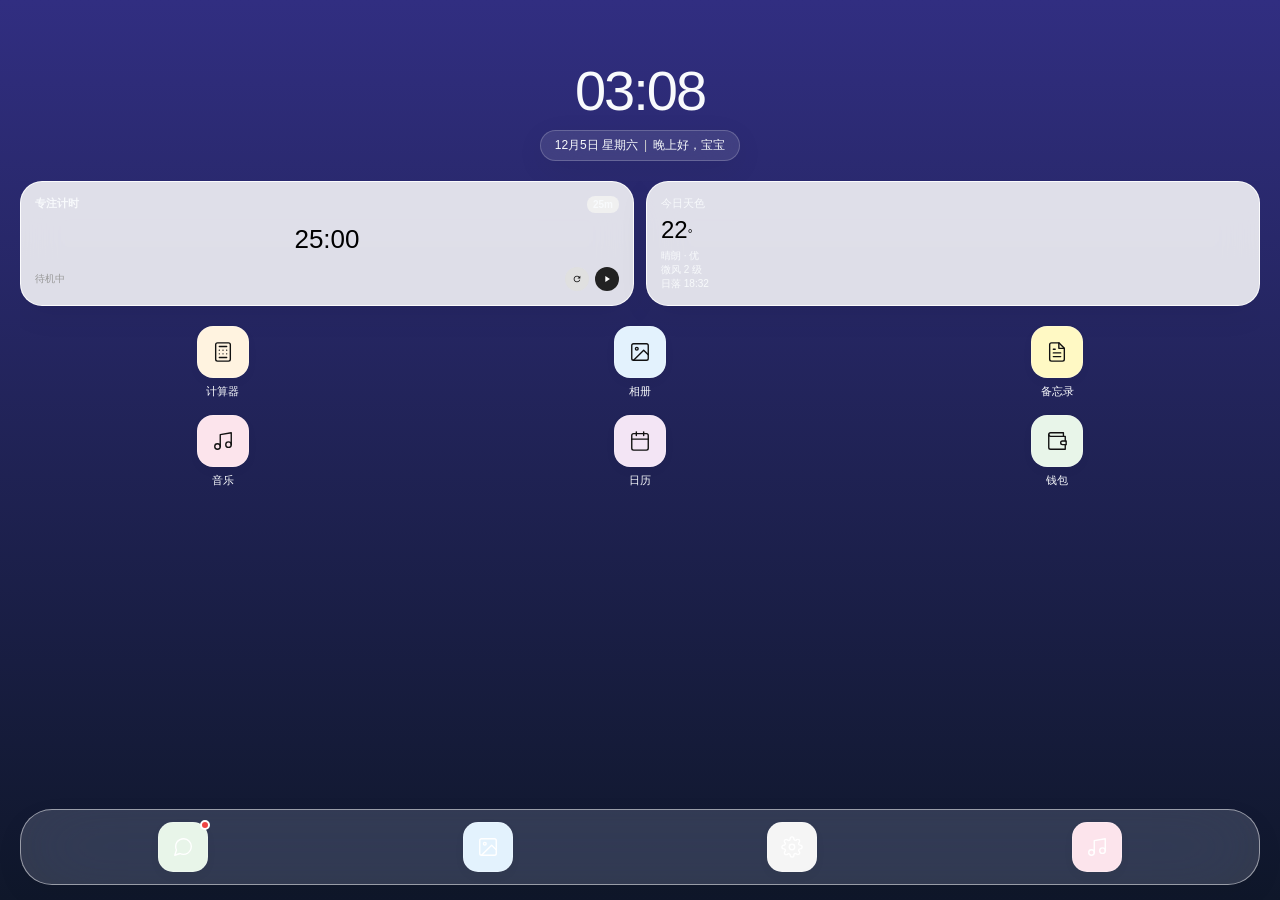
<file: desktop.html>
<!DOCTYPE html>
<html lang="zh-CN">
<head>
    <meta charset="UTF-8">
    <meta name="viewport" content="width=device-width, initial-scale=1.0, maximum-scale=1.0, user-scalable=no">
    <title>Desktop</title>
    <style>
        :root { --card-bg: rgba(255, 255, 255, 0.85); --text-main: #111; --text-sub: #666; --text-muted: #999; --glass-border: rgba(255, 255, 255, 0.9); --glass-shadow: 0 8px 32px rgba(0, 0, 0, 0.06); }
        * { margin: 0; padding: 0; box-sizing: border-box; -webkit-tap-highlight-color: transparent; font-family: -apple-system, BlinkMacSystemFont, "Segoe UI", Roboto, sans-serif; }
        
        html, body { height: 100%; width: 100%; margin: 0; padding: 0; background-color: #f2f2f5; overflow: hidden; }
        
        /* 整个屏幕的容器，绝对定位铺满 */
        .desktop-screen { 
            position: absolute; top: 0; left: 0; width: 100%; height: 100%;
            display: flex; flex-direction: column; 
            padding: 60px 20px 0px 20px; 
            box-sizing: border-box;
            overflow: hidden; transition: background 1s ease; 
        }

        /* 动态背景 */
        .bg-morning { background: linear-gradient(180deg, #bae6fd 0%, #e0f2fe 100%); }
        .bg-afternoon { background: linear-gradient(180deg, #fde68a 0%, #fef3c7 100%); }
        .bg-evening { background: linear-gradient(180deg, #fecdd3 0%, #ffe4e6 100%); }
        .bg-night { background: linear-gradient(180deg, #312e81 0%, #0f172a 100%); }

        /* 夜间模式文字变色 */
        .bg-night .clock-time, .bg-night .date-greeting-pill, .bg-night .app-name, .bg-night .timer-header, .bg-night .weather-header, .bg-night .weather-footer { color: #f8fafc !important; }
        .bg-night .date-greeting-pill { background: rgba(255,255,255,0.1); border-color: rgba(255,255,255,0.2); }
        .bg-night .app-icon-wrapper, .bg-night .dock-icon-wrapper { border-color: rgba(255,255,255,0.2); }
        .bg-night .dock-item svg { stroke: #fff; }

        .top-section { text-align: center; margin-bottom: 20px; flex-shrink: 0; }
        .clock-time { font-size: 56px; font-weight: 200; letter-spacing: -2px; color: var(--text-main); line-height: 1.1; }
        .date-greeting-pill { margin-top: 8px; display: inline-flex; align-items: center; gap: 6px; padding: 6px 14px; border-radius: 20px; background: rgba(255,255,255,0.7); backdrop-filter: blur(20px); border: 1px solid var(--glass-border); box-shadow: var(--glass-shadow); font-size: 12px; color: var(--text-sub); }
        
        .middle-scroll-area { flex: 1; overflow-y: auto; display: flex; flex-direction: column; gap: 16px; padding-bottom: 10px; scrollbar-width: none; }
        .middle-scroll-area::-webkit-scrollbar { display: none; }

        .bento-grid { display: grid; grid-template-columns: 1fr 1fr; gap: 12px; flex-shrink: 0; }
        .bento-card { background: var(--card-bg); backdrop-filter: blur(20px); border-radius: 22px; padding: 14px; box-shadow: var(--glass-shadow); border: 1px solid var(--glass-border); display: flex; flex-direction: column; justify-content: space-between; height: 125px; }
        
        .timer-header { display: flex; justify-content: space-between; font-size: 11px; color: var(--text-sub); font-weight: 600; }
        .timer-mode-toggle { background: #f0f0f0; padding: 3px 6px; border-radius: 8px; cursor: pointer; font-size: 10px; }
        .timer-display { font-size: 26px; font-weight: 300; text-align: center; margin: 4px 0; }
        .timer-footer { display: flex; align-items: center; justify-content: space-between; }
        .timer-status { font-size: 10px; color: var(--text-muted); }
        .timer-status.active { color: #22c55e; }
        .timer-controls { display: flex; gap: 6px; }
        .timer-btn { width: 24px; height: 24px; border-radius: 50%; background: #222; color: #fff; border: none; display: flex; align-items: center; justify-content: center; cursor: pointer; }
        .timer-btn.reset { background: #e0e0e0; color: #111; }
        .timer-btn svg { width: 10px; height: 10px; fill: currentColor; }
        
        .weather-header { display: flex; align-items: center; gap: 4px; font-size: 11px; color: var(--text-sub); }
        .weather-temp { font-size: 24px; font-weight: 300; margin: 4px 0; }
        .weather-temp span { font-size: 12px; }
        .weather-footer { font-size: 10px; color: var(--text-muted); line-height: 1.4; }

        .app-grid { display: grid; grid-template-columns: repeat(3, 1fr); gap: 16px 12px; padding: 4px 0; flex-shrink: 0; }
        .app-item { display: flex; flex-direction: column; align-items: center; gap: 6px; cursor: pointer; transition: transform 0.15s; }
        .app-item:active { transform: scale(0.92); }
        
        /* 上半部分图标底座 */
        .app-icon-wrapper { width: 52px; height: 52px; border-radius: 16px; backdrop-filter: blur(20px); border: 1px solid rgba(255,255,255,0.8); box-shadow: 0 4px 12px rgba(0,0,0,0.03); display: flex; align-items: center; justify-content: center; }
        .app-icon-wrapper svg { width: 22px; height: 22px; stroke: #111; stroke-width: 1.5; fill: none; stroke-linecap: round; stroke-linejoin: round; }
        
        .icon-calc { background: #fff3e0; }
        .icon-album { background: #e3f2fd; }
        .icon-memo { background: #fff9c4; }
        .icon-music { background: #fce4ec; }
        .icon-calendar { background: #f3e5f5; }
        .icon-wallet { background: #e8f5e9; }

        .app-name { font-size: 11px; color: var(--text-sub); }

        /* 👇 底部 Dock 栏极度通透 */
        .bottom-dock { 
            margin-top: auto; 
            margin-bottom: 15px; 
            display: flex; justify-content: space-around; align-items: center; 
            padding: 12px 10px; 
            background: rgba(255, 255, 255, 0.15); 
            backdrop-filter: blur(40px) saturate(150%); 
            -webkit-backdrop-filter: blur(40px) saturate(150%); 
            border-radius: 32px; 
            border: 1px solid rgba(255, 255, 255, 0.5); 
            box-shadow: 0 10px 30px rgba(0, 0, 0, 0.05); 
            flex-shrink: 0; 
        }
        
        .dock-item { 
            display: flex; align-items: center; justify-content: center; 
            cursor: pointer; position: relative; 
            transition: transform 0.15s;
        }
        .dock-item:active { transform: scale(0.92); }

        /* 👇 新增：底部 Dock 图标也加上马卡龙底座 */
        .dock-icon-wrapper {
            width: 50px; height: 50px;
            border-radius: 15px;
            display: flex; align-items: center; justify-content: center;
            border: 1px solid rgba(255,255,255,0.8);
            box-shadow: 0 4px 12px rgba(0,0,0,0.03);
            background: #fff; /* 默认白色，下面用类名覆盖 */
        }
        .dock-icon-wrapper svg { width: 22px; height: 22px; stroke: #111; stroke-width: 1.5; fill: none; stroke-linecap: round; stroke-linejoin: round; }
        
        /* 底部图标的专属色 */
        .dock-wechat { background: #e8f5e9; } /* 浅绿 */
        .dock-album { background: #e3f2fd; }  /* 浅蓝 */
        .dock-setting { background: #f5f5f5; } /* 浅灰 */
        .dock-music { background: #fce4ec; }  /* 浅粉 */

        .dock-item .badge { position: absolute; top: -2px; right: -2px; width: 10px; height: 10px; background-color: #ef4444; border-radius: 50%; border: 2px solid #fff; }

        /* ... 其他弹窗设置样式不变 ... */
        .app-overlay { position: absolute; inset: 0; background: rgba(250, 250, 252, 0.98); backdrop-filter: blur(30px); z-index: 1000; display: none; flex-direction: column; padding: 60px 20px 20px 20px; animation: fadeIn 0.2s ease-out; }
        @keyframes fadeIn { from { opacity: 0; transform: scale(1.05); } to { opacity: 1; transform: scale(1); } }
        .overlay-header { display: flex; justify-content: space-between; align-items: center; margin-bottom: 20px; }
        .overlay-title { font-size: 22px; font-weight: 600; color: var(--text-main); }
        .close-overlay { background: #e5e5ea; border: none; width: 34px; height: 34px; border-radius: 50%; font-size: 18px; color: #333; cursor: pointer; display: flex; align-items: center; justify-content: center; }

        #sysSettingsPanel { display: none; position: absolute; inset: 0; background: #f2f2f7; z-index: 9999; padding: 60px 20px 30px 20px; overflow-y: auto; flex-direction: column; }
        .settings-header { display: flex; justify-content: space-between; align-items: center; margin-bottom: 20px; }
        .settings-title { font-size: 24px; font-weight: 600; }
        .settings-section-title { font-size: 13px; color: #666; font-weight: 600; margin: 16px 0 8px; }
        .settings-card { background: #fff; border-radius: 12px; padding: 16px; box-shadow: 0 2px 8px rgba(0,0,0,0.05); margin-bottom: 10px; }
        .settings-field { margin-bottom: 12px; }
        .settings-field label { font-size: 12px; color: #666; display: block; margin-bottom: 4px; }
        .settings-field input { width: 100%; padding: 10px; border: 1px solid #e5e5ea; border-radius: 8px; font-size: 14px; outline: none; box-sizing: border-box; }
        .settings-btn { width: 100%; padding: 12px; border: none; border-radius: 10px; font-size: 15px; font-weight: 600; cursor: pointer; color: #fff; }

        .toast-box { position: fixed; bottom: 80px; left: 50%; transform: translateX(-50%) translateY(20px); background: rgba(0, 0, 0, 0.8); color: white; padding: 12px 24px; border-radius: 20px; font-size: 14px; font-weight: 500; z-index: 99999; opacity: 0; transition: all 0.3s; pointer-events: none; text-align: center; backdrop-filter: blur(10px); }
        .toast-box.show { opacity: 1; transform: translateX(-50%) translateY(0); }
    </style>
</head>
<body>

<div class="desktop-screen">
    <div class="top-section">
        <div class="clock-time" id="clock">14:05</div>
        <div class="date-greeting-pill">
            <span id="date">10月19日 星期一</span>
            <span style="color:#ccc;">|</span>
            <span id="greeting">下午好，宝宝</span>
        </div>
    </div>

    <div class="middle-scroll-area">
        <div class="bento-grid">
            <div class="bento-card">
                <div class="timer-header"><span>专注计时</span><span class="timer-mode-toggle" id="modeToggle">25m</span></div>
                <div class="timer-display" id="timerDisplay">25:00</div>
                <div class="timer-footer">
                    <span class="timer-status" id="timerStatus">待机中</span>
                    <div class="timer-controls">
                        <button class="timer-btn reset" id="resetBtn"><svg viewBox="0 0 24 24"><path d="M17.65 6.35C16.2 4.9 14.21 4 12 4c-4.42 0-7.99 3.58-7.99 8s3.57 8 7.99 8c3.73 0 6.84-2.55 7.73-6h-2.08c-.82 2.33-3.04 4-5.65 4-3.31 0-6-2.69-6-6s2.69-6 6-6c1.66 0 3.14.69 4.22 1.78L13 11h7V4l-2.35 2.35z"/></svg></button>
                        <button class="timer-btn" id="playPauseBtn"><svg id="playIcon" viewBox="0 0 24 24"><path d="M8 5v14l11-7z"/></svg><svg id="pauseIcon" viewBox="0 0 24 24" style="display:none;"><path d="M6 19h4V5H6v14zm8-14v14h4V5h-4z"/></svg></button>
                    </div>
                </div>
            </div>
            <div class="bento-card">
                <div class="weather-header"><span>今日天色</span></div>
                <div class="weather-temp">22<span>°</span></div>
                <div class="weather-footer">晴朗 · 优<br>微风 2 级<br>日落 18:32</div>
            </div>
        </div>

        <div class="app-grid">
            <div class="app-item" onclick="handleAppClick('计算器')"><div class="app-icon-wrapper icon-calc"><svg viewBox="0 0 24 24"><rect x="4" y="2" width="16" height="20" rx="2"></rect><line x1="8" y1="6" x2="16" y2="6"></line><line x1="8" y1="10" x2="8" y2="10.01"></line><line x1="12" y1="10" x2="12" y2="10.01"></line><line x1="16" y1="10" x2="16" y2="10.01"></line><line x1="8" y1="14" x2="8" y2="14.01"></line><line x1="12" y1="14" x2="12" y2="14.01"></line><line x1="16" y1="14" x2="16" y2="14.01"></line><line x1="8" y1="18" x2="16" y2="18"></line></svg></div><span class="app-name">计算器</span></div>
            <div class="app-item" onclick="handleAppClick('相册')"><div class="app-icon-wrapper icon-album"><svg viewBox="0 0 24 24"><rect x="3" y="3" width="18" height="18" rx="2" ry="2"></rect><circle cx="8.5" cy="8.5" r="1.5"></circle><polyline points="21 15 16 10 5 21"></polyline></svg></div><span class="app-name">相册</span></div>
            <div class="app-item" onclick="handleAppClick('备忘录')"><div class="app-icon-wrapper icon-memo"><svg viewBox="0 0 24 24"><path d="M14 2H6a2 2 0 0 0-2 2v16a2 2 0 0 0 2 2h12a2 2 0 0 0 2-2V8z"></path><polyline points="14 2 14 8 20 8"></polyline><line x1="16" y1="13" x2="8" y2="13"></line><line x1="16" y1="17" x2="8" y2="17"></line><polyline points="10 9 9 9 8 9"></polyline></svg></div><span class="app-name">备忘录</span></div>
            <div class="app-item" onclick="handleAppClick('音乐')"><div class="app-icon-wrapper icon-music"><svg viewBox="0 0 24 24"><path d="M9 18V5l12-2v13"></path><circle cx="6" cy="18" r="3"></circle><circle cx="18" cy="16" r="3"></circle></svg></div><span class="app-name">音乐</span></div>
            <div class="app-item" onclick="handleAppClick('日历')"><div class="app-icon-wrapper icon-calendar"><svg viewBox="0 0 24 24"><rect x="3" y="4" width="18" height="18" rx="2" ry="2"></rect><line x1="16" y1="2" x2="16" y2="6"></line><line x1="8" y1="2" x2="8" y2="6"></line><line x1="3" y1="10" x2="21" y2="10"></line></svg></div><span class="app-name">日历</span></div>
            <div class="app-item" onclick="handleAppClick('钱包')"><div class="app-icon-wrapper icon-wallet"><svg viewBox="0 0 24 24"><path d="M21 12V7H5a2 2 0 0 1 0-4h14v4"></path><path d="M3 5v14a2 2 0 0 0 2 2h16v-5"></path><path d="M18 12a2 2 0 0 0 0 4h4v-4Z"></path></svg></div><span class="app-name">钱包</span></div>
        </div>
    </div>

    <!-- 👇 底部 Dock 栏，图标换成了带颜色底座的 -->
    <div class="bottom-dock">
        <div class="dock-item" title="微信" onclick="handleWeChatClick()">
            <div class="dock-icon-wrapper dock-wechat">
                <div class="badge"></div>
                <svg viewBox="0 0 24 24"><path d="M21 11.5a8.38 8.38 0 0 1-.9 3.8 8.5 8.5 0 0 1-7.6 4.7 8.38 8.38 0 0 1-3.8-.9L3 21l1.9-5.7a8.38 8.38 0 0 1-.9-3.8 8.5 8.5 0 0 1 4.7-7.6 8.38 8.38 0 0 1 3.8-.9h.5a8.48 8.48 0 0 1 8 8v.5z"></path></svg>
            </div>
        </div>
        <div class="dock-item" title="相册" onclick="handleAppClick('相册')">
            <div class="dock-icon-wrapper dock-album">
                <svg viewBox="0 0 24 24"><rect x="3" y="3" width="18" height="18" rx="2" ry="2"></rect><circle cx="8.5" cy="8.5" r="1.5"></circle><polyline points="21 15 16 10 5 21"></polyline></svg>
            </div>
        </div>
        <div class="dock-item" title="设置" onclick="handleSettingsClick()">
            <div class="dock-icon-wrapper dock-setting">
                <svg viewBox="0 0 24 24"><circle cx="12" cy="12" r="3"></circle><path d="M19.4 15a1.65 1.65 0 0 0 .33 1.82l.06.06a2 2 0 0 1 0 2.83 2 2 0 0 1-2.83 0l-.06-.06a1.65 1.65 0 0 0-1.82-.33 1.65 1.65 0 0 0-1 1.51V21a2 2 0 0 1-2 2 2 2 0 0 1-2-2v-.09A1.65 1.65 0 0 0 9 19.4a1.65 1.65 0 0 0-1.82.33l-.06.06a2 2 0 0 1-2.83 0 2 2 0 0 1 0-2.83l.06-.06a1.65 1.65 0 0 0 .33-1.82 1.65 1.65 0 0 0-1.51-1H3a2 2 0 0 1-2-2 2 2 0 0 1 2-2h.09A1.65 1.65 0 0 0 4.6 9a1.65 1.65 0 0 0-.33-1.82l-.06-.06a2 2 0 0 1 0-2.83 2 2 0 0 1 2.83 0l.06.06a1.65 1.65 0 0 0 1.82.33H9a1.65 1.65 0 0 0 1-1.51V3a2 2 0 0 1 2-2 2 2 0 0 1 2 2v.09a1.65 1.65 0 0 0 1 1.51 1.65 1.65 0 0 0 1.82-.33l.06-.06a2 2 0 0 1 2.83 0 2 2 0 0 1 0 2.83l-.06.06a1.65 1.65 0 0 0-.33 1.82V9a1.65 1.65 0 0 0 1.51 1H21a2 2 0 0 1 2 2 2 2 0 0 1-2 2h-.09a1.65 1.65 0 0 0-1.51 1z"></path></svg>
            </div>
        </div>
        <div class="dock-item" title="音乐" onclick="handleAppClick('音乐')">
            <div class="dock-icon-wrapper dock-music">
                <svg viewBox="0 0 24 24"><path d="M9 18V5l12-2v13"></path><circle cx="6" cy="18" r="3"></circle><circle cx="18" cy="16" r="3"></circle></svg>
            </div>
        </div>
    </div>

    <div class="app-overlay" id="appOverlay">
        <div class="overlay-header">
            <div class="overlay-title" id="overlayTitle">App</div>
            <button class="close-overlay" onclick="closeAppOverlay()">✕</button>
        </div>
        <div class="overlay-content" id="overlayContent" style="flex:1;display:flex;flex-direction:column;align-items:center;justify-content:center;color:var(--text-muted);font-size:15px;text-align:center;"></div>
    </div>

    <div id="sysSettingsPanel">
        <div class="settings-header">
            <div class="settings-title">系统设置</div>
            <button class="close-overlay" onclick="closeSysSettings()">✕</button>
        </div>

        <div class="settings-section-title">个性设置</div>
        <div class="settings-card">
            <div class="settings-field">
                <label>小手机对你的称呼</label>
                <input id="sys_nickname" type="text" placeholder="例如：宝宝" />
            </div>
            <button class="settings-btn" style="background: #007aff;" onclick="saveSysNickname()">保存称呼</button>
        </div>

        <div class="settings-section-title">API 配置（对所有 App 生效）</div>
        <div class="settings-card">
            <div class="settings-field">
                <label>API 地址</label>
                <input id="sys_gUrl" type="text" placeholder="https://api.hcnsec.cn/v1" />
            </div>
            <div class="settings-field">
                <label>API Key</label>
                <input id="sys_gKey" type="password" placeholder="sk-..." />
            </div>
            <div class="settings-field">
                <label>选择模型</label>
                <div style="display: flex; gap: 8px;">
                    <select id="sys_gModel" style="flex: 1; padding: 10px; border: 1px solid #e5e5ea; border-radius: 8px; font-size: 14px; outline: none;">
                        <option value="DeepSeek-V4-Flash">DeepSeek-V4-Flash</option>
                    </select>
                    <button onclick="fetchSysModels()" style="padding: 0 12px; background: #f0f0f0; color: #333; border: none; border-radius: 8px; font-size: 14px; font-weight: 600; cursor: pointer;">🔄 获取</button>
                </div>
            </div>
            <button class="settings-btn" style="background: #007aff;" onclick="saveSysApi()">保存配置</button>
        </div>

        <div class="settings-section-title">数据管理</div>
        <div class="settings-card" style="display: flex; flex-direction: column; gap: 10px;">
            <button class="settings-btn" style="background: #34c759;" onclick="exportSysData()">📁 导出所有数据</button>
            <button class="settings-btn" style="background: #007aff;" onclick="importSysData()">📥 导入数据</button>
            <button class="settings-btn" style="background: #ff3b30;" onclick="clearSysData()">🗑 清空所有数据</button>
        </div>
    </div>
</div>

<script>
    function showToast(msg) {
        let toast = document.getElementById('customToast');
        if (!toast) {
            toast = document.createElement('div');
            toast.id = 'customToast';
            toast.className = 'toast-box';
            document.body.appendChild(toast);
        }
        toast.textContent = msg;
        toast.classList.add('show');
        clearTimeout(window._toastTimer);
        window._toastTimer = setTimeout(() => {
            toast.classList.remove('show');
        }, 2000);
    }

    function getNickname() { return localStorage.getItem('sys_nickname') || '宝宝'; }
    
    function updateClock() {
        const now = new Date();
        document.getElementById('clock').textContent = `${String(now.getHours()).padStart(2, '0')}:${String(now.getMinutes()).padStart(2, '0')}`;
        document.getElementById('date').textContent = `${now.getMonth() + 1}月${now.getDate()}日 星期${['日', '一', '二', '三', '四', '五', '六'][now.getDay()]}`;
        
        const hour = now.getHours();
        let greeting = '你好';
        if (hour >= 5 && hour < 12) greeting = '早上好'; else if (hour >= 12 && hour < 18) greeting = '下午好'; else greeting = '晚上好';
        document.getElementById('greeting').textContent = `${greeting}，${getNickname()}`;

        const screen = document.querySelector('.desktop-screen');
        screen.classList.remove('bg-morning', 'bg-afternoon', 'bg-evening', 'bg-night');
        if (hour >= 5 && hour < 12) {
            screen.classList.add('bg-morning');
        } else if (hour >= 12 && hour < 18) {
            screen.classList.add('bg-afternoon');
        } else if (hour >= 18 && hour < 22) {
            screen.classList.add('bg-evening');
        } else {
            screen.classList.add('bg-night');
        }
    }
    updateClock(); setInterval(updateClock, 1000);

    let timeLeft = 25 * 60, isRunning = false, timerInterval = null;
    const modes = [25, 15, 45]; let currentModeIndex = 0;
    function formatTime(s) { return `${String(Math.floor(s / 60)).padStart(2, '0')}:${String(s % 60).padStart(2, '0')}`; }
    function updateTimerUI() {
        document.getElementById('timerDisplay').textContent = formatTime(timeLeft);
        if (isRunning) {
            document.getElementById('playIcon').style.display = 'none'; document.getElementById('pauseIcon').style.display = 'block';
            document.getElementById('timerStatus').textContent = '专注中'; document.getElementById('timerStatus').classList.add('active');
        } else {
            document.getElementById('playIcon').style.display = 'block'; document.getElementById('pauseIcon').style.display = 'none';
            document.getElementById('timerStatus').textContent = timeLeft === 0 ? '已完成' : '待机中'; document.getElementById('timerStatus').classList.remove('active');
        }
        document.getElementById('modeToggle').textContent = `${modes[currentModeIndex]}m`;
    }
    document.getElementById('playPauseBtn').addEventListener('click', () => {
        if (isRunning) { isRunning = false; clearInterval(timerInterval); }
        else { if (timeLeft <= 0) return; isRunning = true; timerInterval = setInterval(() => { timeLeft--; updateTimerUI(); if (timeLeft <= 0) { clearInterval(timerInterval); isRunning = false; updateTimerUI(); } }, 1000); }
        updateTimerUI();
    });
    document.getElementById('resetBtn').addEventListener('click', () => { isRunning = false; clearInterval(timerInterval); timeLeft = modes[currentModeIndex] * 60; updateTimerUI(); });
    document.getElementById('modeToggle').addEventListener('click', () => { if (isRunning) return; currentModeIndex = (currentModeIndex + 1) % modes.length; timeLeft = modes[currentModeIndex] * 60; updateTimerUI(); });
    updateTimerUI();

    function handleWeChatClick() {
        if (typeof parent.openDawnApp === 'function') parent.openDawnApp(); else alert('请在 index.html 外壳中打开');
    }
    function handleSettingsClick() { openSysSettings(); }
    function handleAppClick(appName) {
        const overlay = document.getElementById('appOverlay');
        document.getElementById('overlayTitle').textContent = appName;
        overlay.style.display = 'flex';
        document.getElementById('overlayContent').innerHTML = `<div style="font-size:60px;margin-bottom:16px">🚧</div><div style="font-size:18px;font-weight:600;color:#333;margin-bottom:8px">${appName} 正在开发中</div>`;
    }
    function closeAppOverlay() { document.getElementById('appOverlay').style.display = 'none'; }

    function openSysSettings() {
        const api = JSON.parse(localStorage.getItem('wx_api') || '{}');
        document.getElementById('sys_gUrl').value = api.url || 'https://api.hcnsec.cn/v1';
        document.getElementById('sys_gKey').value = api.key || '';
        const savedModel = api.model || 'DeepSeek-V4-Flash';
        const select = document.getElementById('sys_gModel');
        if (![...select.options].some(o => o.value === savedModel)) {
            const opt = document.createElement('option'); opt.value = savedModel; opt.textContent = savedModel; select.appendChild(opt);
        }
        select.value = savedModel;
        document.getElementById('sys_nickname').value = getNickname();
        document.getElementById('sysSettingsPanel').style.display = 'flex';
    }
    function closeSysSettings() { document.getElementById('sysSettingsPanel').style.display = 'none'; }

    function saveSysNickname() {
        const nickname = document.getElementById('sys_nickname').value.trim() || '宝宝';
        localStorage.setItem('sys_nickname', nickname);
        showToast('称呼已保存！');
        updateClock();
    }

    function saveSysApi() {
        const url = document.getElementById('sys_gUrl').value.trim();
        const key = document.getElementById('sys_gKey').value.trim();
        const model = document.getElementById('sys_gModel').value.trim();
        if (!url || !key) { showToast('API 地址和 Key 不能为空'); return; }
        localStorage.setItem('wx_api', JSON.stringify({ url, key, model, temp: 0.9, tempOnline: 0.5, max: 2048, strictMode: true }));
        showToast('保存成功！配置已同步。');
    }

    function fetchSysModels() {
        const url = document.getElementById('sys_gUrl').value.trim();
        const key = document.getElementById('sys_gKey').value.trim();
        if (!url || !key) { showToast('请先填写 API 地址和 Key'); return; }
        let modelUrl = url.replace(/\/+$/, '') + '/models';
        if (url.endsWith('/chat/completions')) modelUrl = url.replace('/chat/completions', '/models');
        fetch(modelUrl, { headers: { 'Authorization': 'Bearer ' + key } })
            .then(res => res.ok ? res.json() : res.text().then(t => { throw new Error(res.status + ': ' + t.slice(0, 50)); }))
            .then(data => {
                const select = document.getElementById('sys_gModel'); select.innerHTML = '';
                if (data.data && data.data.length) {
                    data.data.forEach(m => { const opt = document.createElement('option'); opt.value = m.id; opt.textContent = m.id; select.appendChild(opt); });
                    showToast('成功获取 ' + data.data.length + ' 个模型！');
                } else showToast('未获取到模型列表。');
            }).catch(err => showToast('获取失败：' + err.message));
    }

    function exportSysData() {
        const data = {};
        for (let i = 0; i < localStorage.length; i++) { const k = localStorage.key(i); if (k.startsWith('wx_')) data[k] = localStorage.getItem(k); }
        const blob = new Blob([JSON.stringify(data, null, 2)], { type: 'application/json' });
        const url = URL.createObjectURL(blob); const a = document.createElement('a'); a.href = url;
        a.download = '小手机数据备份_' + Date.now() + '.json'; document.body.appendChild(a); a.click();
        setTimeout(() => { URL.revokeObjectURL(url); a.remove(); }, 100);
    }

    function importSysData() {
        if (!confirm('确定要导入备份数据吗？当前数据会被覆盖！')) return;
        const input = document.createElement('input'); input.type = 'file'; input.accept = '.json';
        input.onchange = e => {
            const file = e.target.files[0]; if (!file) return;
            const reader = new FileReader();
            reader.onload = event => {
                try { const data = JSON.parse(event.target.result); Object.keys(data).forEach(k => localStorage.setItem(k, data[k])); showToast('导入成功！即将刷新。'); setTimeout(()=>location.reload(), 1500); }
                catch (err) { showToast('导入失败：文件格式错误'); }
            };
            reader.readAsText(file);
        };
        input.click();
    }

    function clearSysData() {
        if (!confirm('⚠️ 确定要清空小手机的所有数据吗？\n包括所有聊天记录、角色设定、API配置等，此操作不可逆！')) return;
        localStorage.clear(); 
        showToast('数据已清空，即将刷新页面。'); 
        setTimeout(() => location.reload(), 1000); 
    }
</script>
</body>
</html>
</file>
